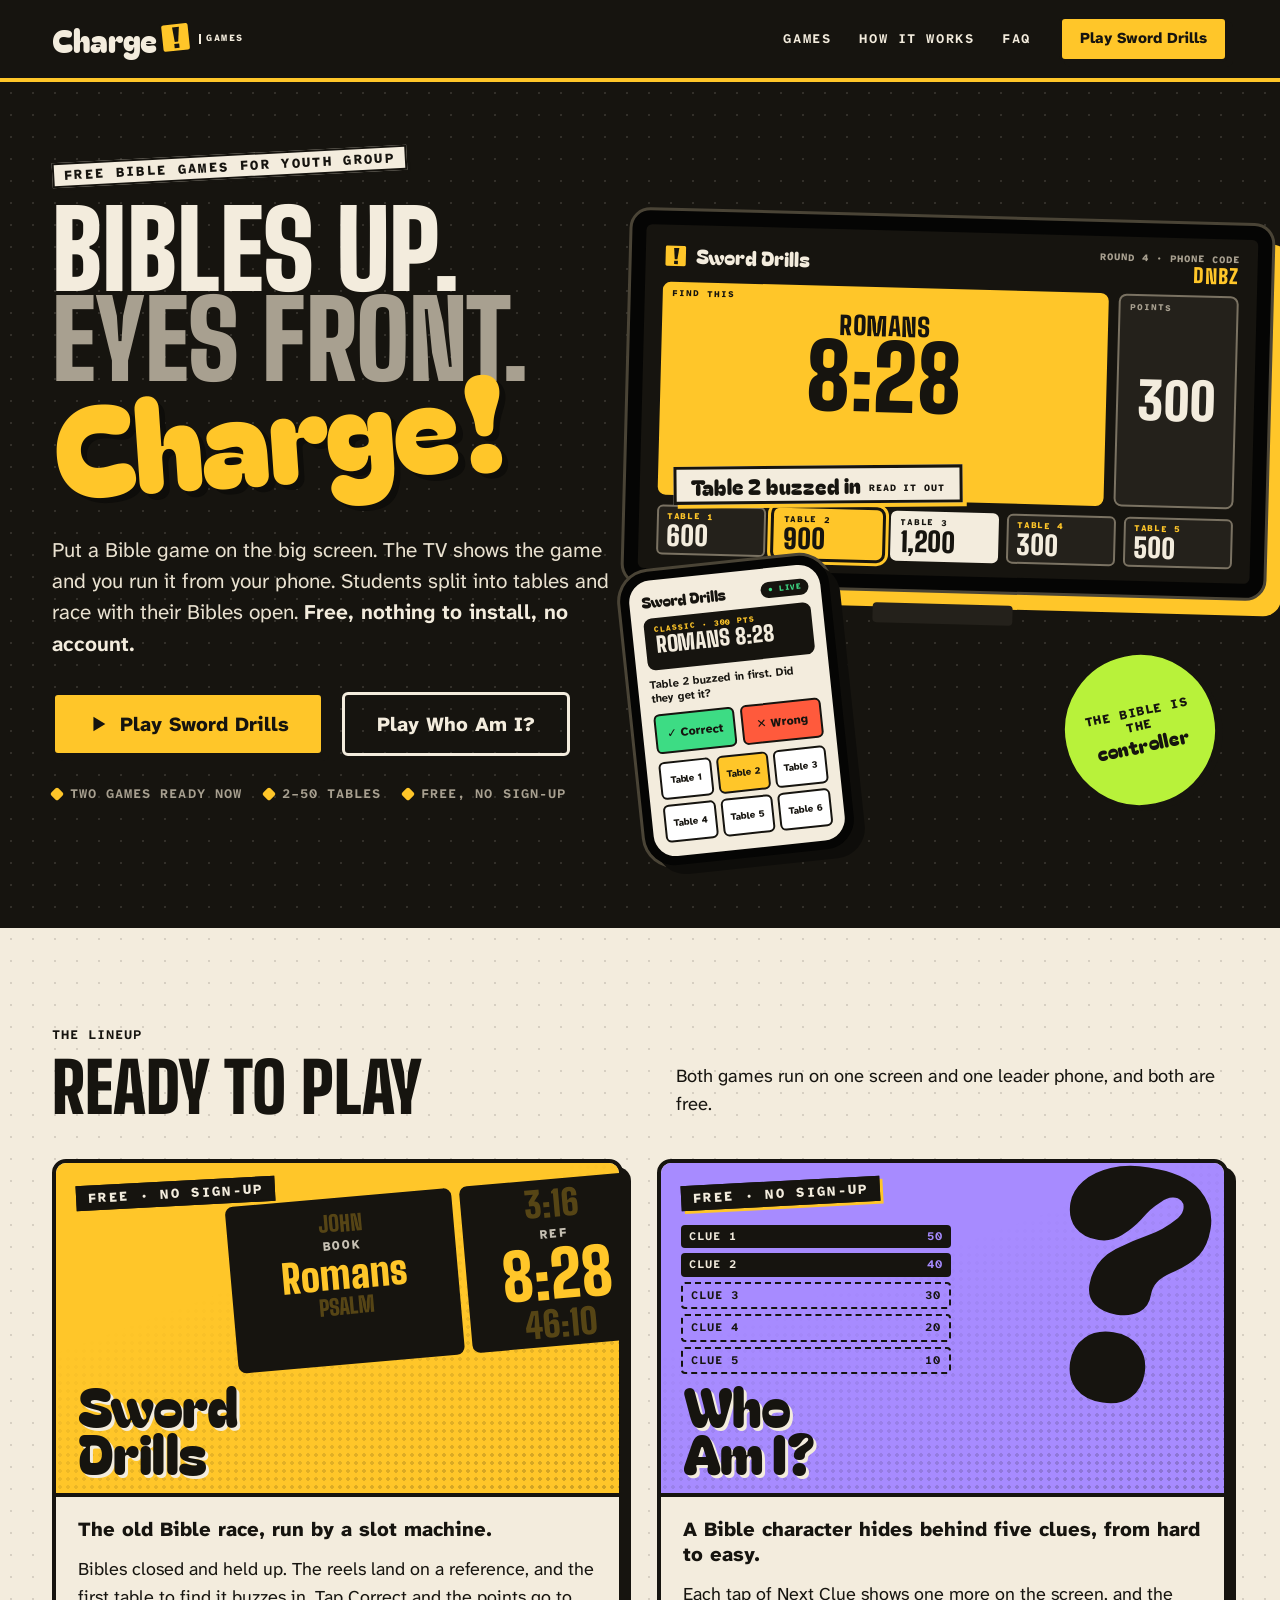
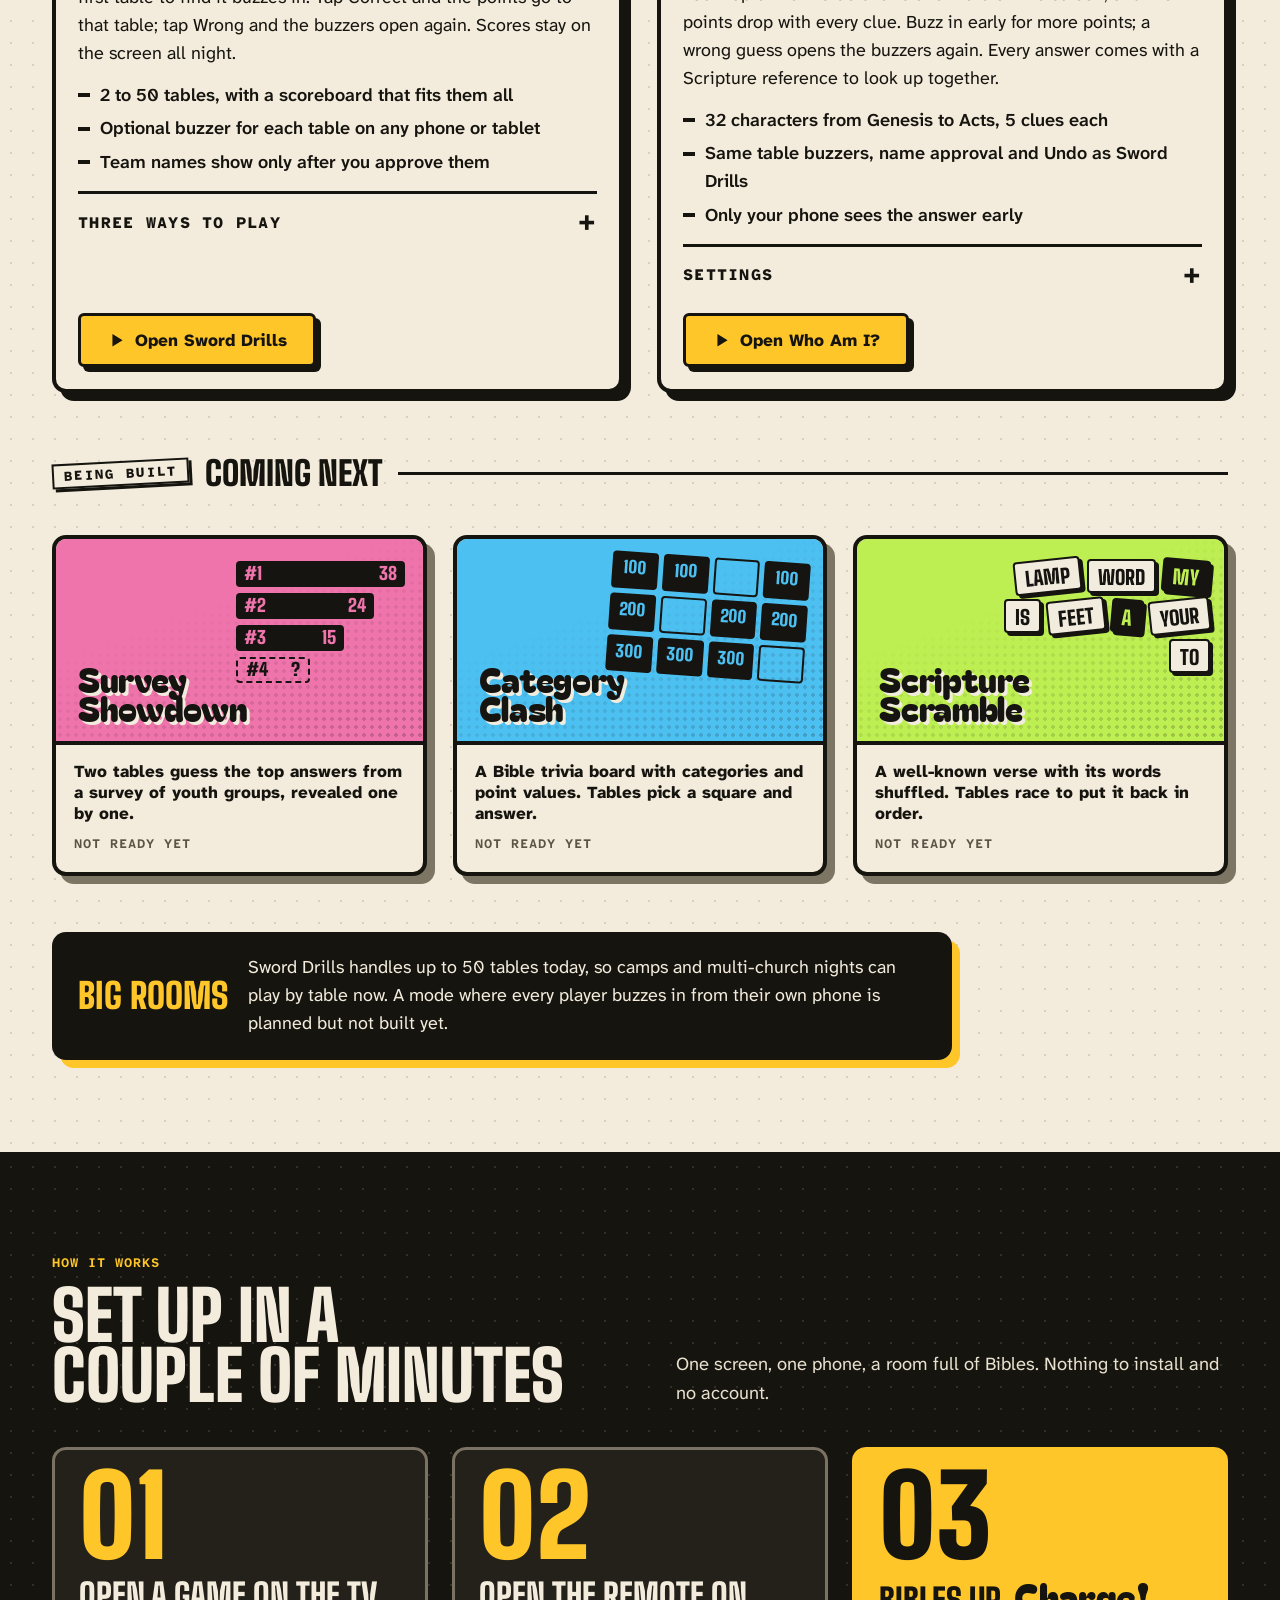
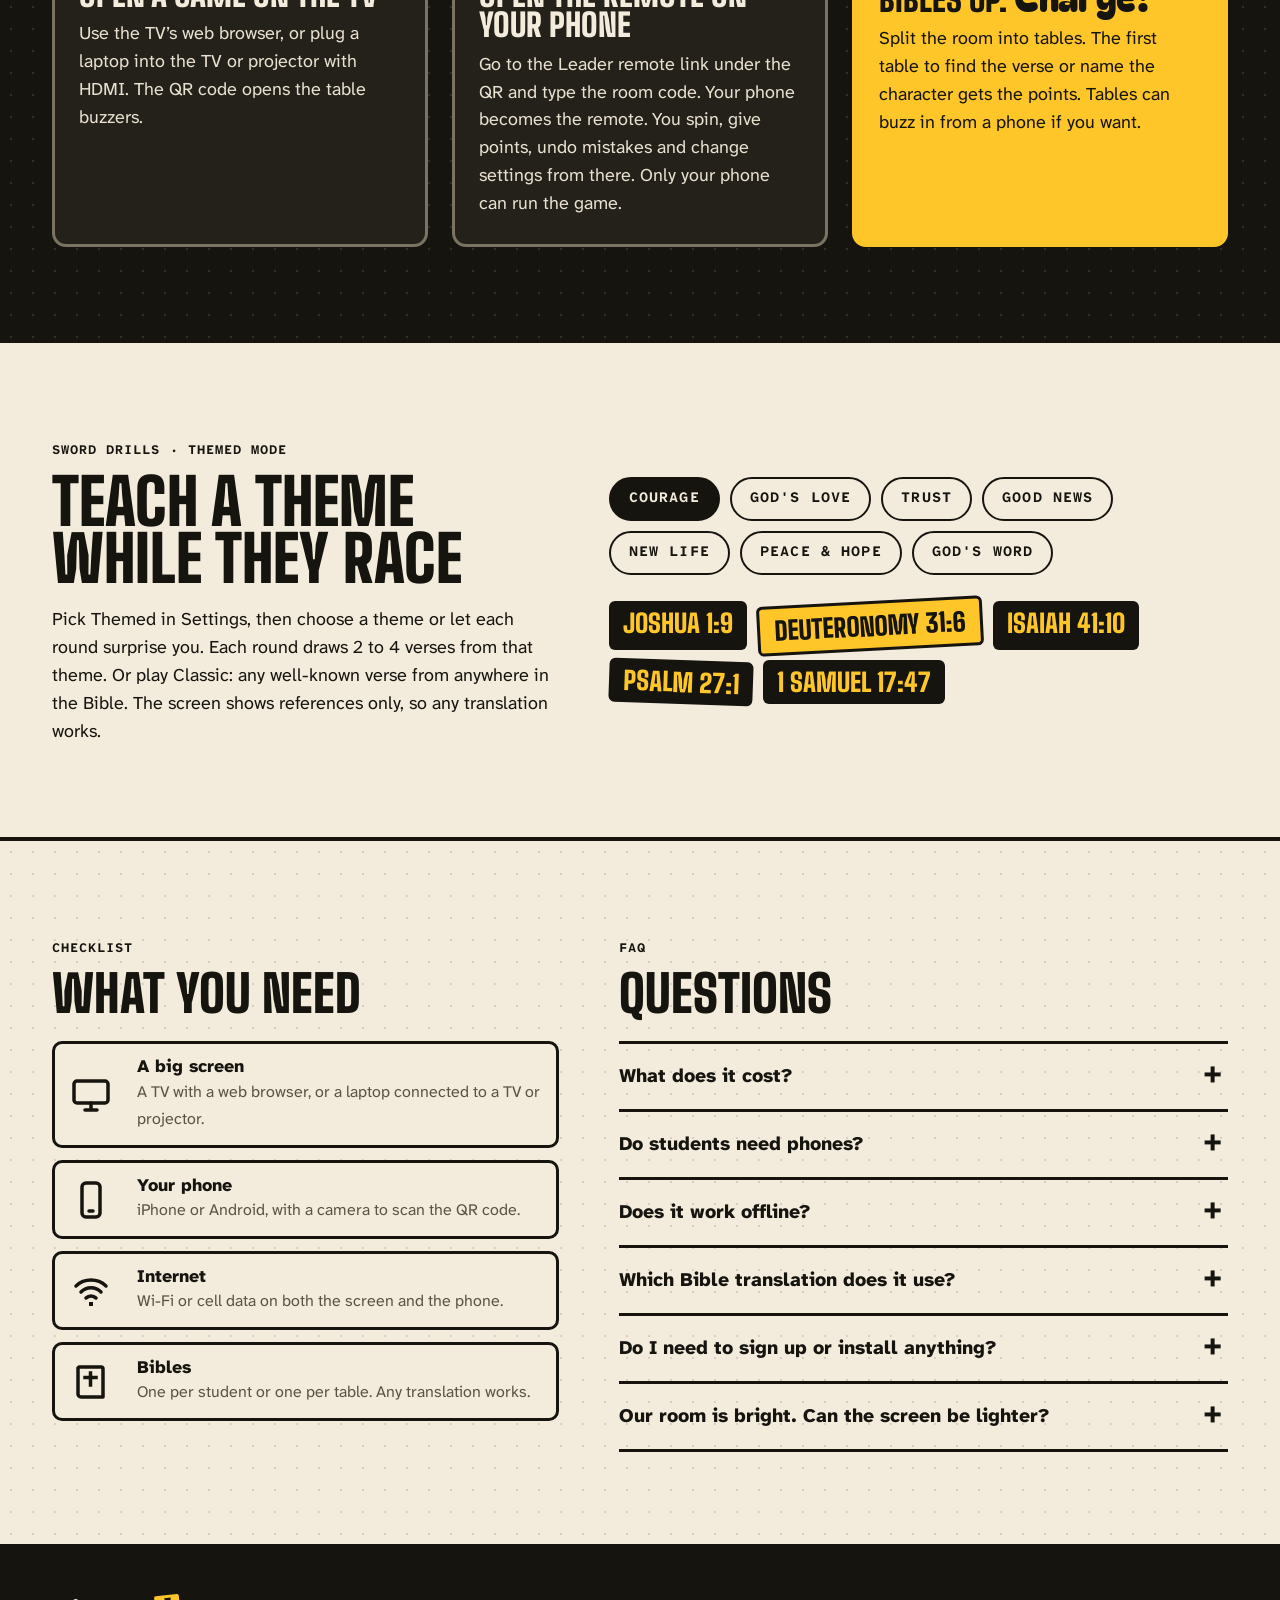
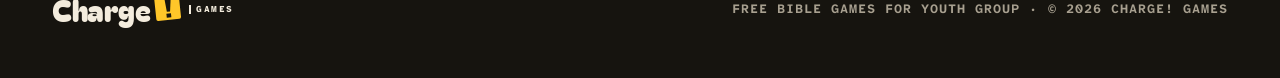
<file: index.html>
<!DOCTYPE html>
<html lang="en">
<head>
  <meta charset="utf-8">
  <meta name="viewport" content="width=device-width, initial-scale=1">
  <title>Charge! Games · Big-screen Bible games for youth groups</title>
  <meta name="description" content="Big-screen Bible games your youth group plays from their tables. The TV runs the game, the leader's phone is the controller. No app, no prep.">
  <link rel="canonical" href="https://pastorontherun.github.io/charge-games/">
  <meta name="theme-color" content="#16140F">
  <meta property="og:type" content="website">
  <meta property="og:site_name" content="Charge! Games">
  <meta property="og:title" content="Charge! Games · Big-screen Bible games for youth groups">
  <meta property="og:description" content="Free Bible games for youth group. The TV shows the game, the leader runs it from a phone. No app, no account.">
  <meta property="og:url" content="https://pastorontherun.github.io/charge-games/">
  <meta property="og:image" content="https://pastorontherun.github.io/charge-games/assets/og.png?v=2026">
  <meta property="og:image:type" content="image/png">
  <meta property="og:image:width" content="1200">
  <meta property="og:image:height" content="630">
  <meta property="og:image:alt" content="Charge! Games. Bibles up. Eyes front. Charge! Free big-screen Bible games for youth group: a Sword Drills screen showing Romans 8:28 and Lions buzzed in.">
  <meta name="twitter:card" content="summary_large_image">
  <meta name="twitter:title" content="Charge! Games · Big-screen Bible games for youth groups">
  <meta name="twitter:description" content="Free Bible games for youth group. The TV shows the game, the leader runs it from a phone. No app, no account.">
  <meta name="twitter:image" content="https://pastorontherun.github.io/charge-games/assets/og.png?v=2026">
  <meta name="twitter:image:alt" content="Charge! Games: Bibles up. Eyes front. Charge! A Sword Drills screen showing Romans 8:28.">
  <link rel="icon" type="image/svg+xml" href="assets/favicon.svg">
  <link rel="icon" type="image/png" sizes="32x32" href="assets/favicon-32.png">
  <link rel="apple-touch-icon" href="assets/apple-touch-icon.png">
  <link rel="preconnect" href="https://fonts.googleapis.com">
  <link rel="preconnect" href="https://fonts.gstatic.com" crossorigin>
  <link rel="stylesheet" href="https://fonts.googleapis.com/css2?family=Atkinson+Hyperlegible+Mono:wght@500;700;800&family=Atkinson+Hyperlegible+Next:ital,wght@0,400;0,500;0,700;0,800;1,400&family=Bagel+Fat+One&family=Big+Shoulders:opsz,wght@10..72,600..900&display=swap">
  <style>
/* =========================================================================
   CHARGE! GAMES · brand tokens + components (brand 2026)
   "Loud covers, clear calls."
   Fonts (all SIL OFL, Google Fonts): Bagel Fat One (shout), Big Shoulders (display/numerals),
   Atkinson Hyperlegible Next (text), Atkinson Hyperlegible Mono (labels).
   ========================================================================= */

:root {
  /* core neutrals */
  --ink: #16140F;        /* warm black: stage, text on light */
  --deep: #0E0D0A;       /* deepest: big-screen surround */
  --panel: #24211B;      /* raised panel on ink */
  --panel-2: #322E26;
  --rule: #7A7262;       /* UI borders on ink  (3.87:1 on ink) */
  --rule-soft: #4A4436;  /* decorative hairlines only (1.9:1) */
  --paper: #F3ECDD;      /* newsprint: phone + leader surfaces */
  --paper-2: #E6DCC6;
  --rule-light: #7D7563; /* UI borders on paper (3.88:1) */
  --mute-d: #A8A090;     /* secondary text on ink  (7.10:1) */
  --mute-l: #5B5446;     /* secondary text on paper (6.37:1) */
  /* the one brand color */
  --charge: #FFC629;     /* Charge Yellow: fills, highlights, the bang (11.71:1 with ink) */
  --charge-deep: #7A5600;/* yellow-family TEXT on paper (5.65:1) */
  /* game colors: always fills under ink text, never thin text on ink */
  --g-sword: #FFC629;    --g-sword-deep: #7A5600;
  --g-who: #A78BFF;      --g-who-deep: #5B3FD1;      /* 6.82:1 with ink */
  --g-survey: #FF6FB0;   --g-survey-deep: #B0186A;   /* 7.14:1 */
  --g-clash: #3CC4FF;    --g-clash-deep: #00658F;    /* 9.23:1 */
  --g-scramble: #B8F23A; --g-scramble-deep: #3D6100; /* 13.85:1 */
  /* status: always paired with a word + icon */
  --go: #3DDC84;  --go-deep: #17703D;   /* Correct */
  --no: #FF5A3C;  --no-deep: #B3261E;   /* Wrong (ink text on it: 5.94:1) */

  /* type */
  --f-shout: "Bagel Fat One", "Arial Rounded MT Bold", "Arial Black", sans-serif;
  --f-disp: "Big Shoulders", "Arial Narrow", Impact, sans-serif;
  --f-text: "Atkinson Hyperlegible Next", system-ui, -apple-system, "Segoe UI", Roboto, sans-serif;
  --f-mono: "Atkinson Hyperlegible Mono", ui-monospace, "SF Mono", Menlo, Consolas, monospace;

  /* scale (web, rem = 16px): 1.25 minor third up to display, then jumps */
  --t-xs: .8125rem; --t-sm: .9375rem; --t-base: 1.125rem; --t-md: 1.375rem; --t-lg: 1.75rem;
  --t-xl: 2.5rem; --t-2xl: 3.5rem; --t-3xl: 5rem; --t-4xl: clamp(4rem, 9vw, 9rem);

  /* shape + depth: hard edges, hard shadows, no blur */
  --r: 6px; --r-lg: 14px; --bw: 3px; --bw-lg: 4px;
  --shadow: 5px 5px 0 var(--ink); --shadow-y: 5px 5px 0 var(--charge);

  /* motion */
  --e-land: cubic-bezier(.2,.9,.1,1);      /* things that arrive and stop */
  --e-pop: cubic-bezier(.34,1.56,.64,1);   /* stickers, score pops (small overshoot) */
  --d-tap: 110ms; --d-enter: 240ms; --d-pop: 420ms;
}

/* ---------- base ---------- */
.cg * { box-sizing: border-box; }
.cg { font: 400 var(--t-base)/1.55 var(--f-text); color: var(--ink); -webkit-font-smoothing: antialiased; }
.cg :focus-visible { outline: 4px solid var(--charge); outline-offset: 3px; box-shadow: 0 0 0 7px var(--ink); }
.shout { font-family: var(--f-shout); font-weight: 400; line-height: .9; letter-spacing: -.01em; }
.disp { font-family: var(--f-disp); font-weight: 900; font-variation-settings: "opsz" 72; line-height: .9; text-transform: uppercase; letter-spacing: .005em; }
.mono { font-family: var(--f-mono); font-weight: 700; text-transform: uppercase; letter-spacing: .08em; font-size: var(--t-xs); }
.num { font-family: var(--f-disp); font-weight: 900; font-variant-numeric: tabular-nums lining-nums; }

/* dotted grid (shared DNA with Stage Ready) */
.dots-d { background-color: var(--ink); background-image: radial-gradient(rgba(243,236,221,.13) 1.1px, transparent 1.5px); background-size: 22px 22px; }
.dots-l { background-color: var(--paper); background-image: radial-gradient(rgba(22,20,15,.13) 1.1px, transparent 1.5px); background-size: 22px 22px; }
/* halftone (poster texture only) */
.halftone { background-image: radial-gradient(rgba(22,20,15,.22) 30%, transparent 32%); background-size: 9px 9px; }

/* ---------- logo ---------- */
.wm { display: inline-flex; align-items: center; gap: .08em; text-decoration: none; color: inherit; font-size: 34px; line-height: 1; }
.wm .word { font-family: var(--f-shout); letter-spacing: -.01em; }
.wm .bang { width: .98em; height: .98em; transform: rotate(-6deg) translateY(-.04em); flex: 0 0 auto; }
.wm .sub { font: 800 .3em/1 var(--f-mono); letter-spacing: .16em; margin-left: .55em; padding-left: .55em; border-left: 2px solid currentColor; align-self: center; }

/* ---------- buttons ---------- */
.btn { --bg: var(--charge); --fg: var(--ink); --sh: var(--ink);
  display: inline-flex; align-items: center; justify-content: center; gap: .55em; min-height: 54px; padding: 0 26px;
  background: var(--bg); color: var(--fg); border: var(--bw) solid var(--ink); border-radius: var(--r);
  font: 800 1.0625rem/1 var(--f-text); text-decoration: none; cursor: pointer; box-shadow: 5px 5px 0 var(--sh);
  transition: transform var(--d-tap) var(--e-land), box-shadow var(--d-tap) var(--e-land); }
.btn:hover { transform: translate(-2px,-2px); box-shadow: 7px 7px 0 var(--sh); }
.btn:active { transform: translate(4px,4px); box-shadow: 1px 1px 0 var(--sh); }
.btn.ink { --bg: var(--ink); --fg: var(--paper); --sh: var(--charge); }
.on-ink .btn.ink { border-color: var(--paper); }
.btn.ghost { --bg: transparent; --fg: currentColor; box-shadow: none; border-color: currentColor; }
.btn.ghost:hover { transform: none; background: rgba(127,127,127,.12); }
.btn.lg { min-height: 64px; padding: 0 32px; font-size: 1.25rem; }
.btn svg { width: 1.1em; height: 1.1em; }

/* ---------- chips ---------- */
.chip { display: inline-flex; align-items: center; gap: .45em; min-height: 36px; padding: 0 14px; border: 2px solid currentColor; border-radius: 999px;
  font: 700 .8125rem/1 var(--f-mono); letter-spacing: .08em; text-transform: uppercase; background: transparent; color: inherit; }
.chip.on { background: var(--ink); color: var(--paper); border-color: var(--ink); }
.on-ink .chip.on { background: var(--charge); color: var(--ink); border-color: var(--charge); }
.chip .sw { width: 12px; height: 12px; border-radius: 3px; background: var(--c, var(--charge)); border: 2px solid var(--ink); }

/* ---------- stickers + tape ---------- */
.sticker { display: inline-grid; place-items: center; align-content: center; text-align: center; width: 136px; height: 136px; padding: 14px; border-radius: 50%; background: var(--paper); color: var(--ink);
  border: var(--bw) solid var(--ink); font: 800 .8rem/1.1 var(--f-mono); letter-spacing: .06em; text-transform: uppercase; transform: rotate(-12deg); box-shadow: 4px 4px 0 var(--ink); }
.sticker b { display: block; font: 400 1.3rem/1 var(--f-shout); margin-top: 2px; letter-spacing: 0; text-transform: none; }
.tape { display: inline-block; padding: .3em .7em .25em; background: var(--paper); color: var(--ink); font: 800 .85rem/1 var(--f-mono); letter-spacing: .1em; text-transform: uppercase;
  transform: rotate(-3deg); box-shadow: 3px 3px 0 var(--ink); border: 2px solid var(--ink); }
.tape.ink { background: var(--ink); color: var(--paper); box-shadow: 3px 3px 0 var(--charge); }

/* ---------- game poster covers ---------- */
.poster { --c: var(--charge); position: relative; overflow: hidden; background: var(--c); color: var(--ink); border-bottom: var(--bw-lg) solid var(--ink); aspect-ratio: 16 / 11; isolation: isolate; }
.poster::before { content: ""; position: absolute; inset: 0; background-image: radial-gradient(rgba(22,20,15,.2) 28%, transparent 31%); background-size: 8px 8px; mask-image: linear-gradient(160deg, transparent 35%, #000 95%); -webkit-mask-image: linear-gradient(160deg, transparent 35%, #000 95%); z-index: -1; }
.poster .ptitle { position: absolute; left: 22px; bottom: 18px; font: 400 clamp(2.4rem, 4.2vw, 3.6rem)/.86 var(--f-shout); color: var(--ink); text-shadow: 3px 3px 0 var(--paper); letter-spacing: -.01em; }
.poster .ptag { position: absolute; top: 18px; left: 20px; }
.p-who { --c: var(--g-who); } .p-survey { --c: var(--g-survey); } .p-clash { --c: var(--g-clash); } .p-scramble { --c: var(--g-scramble); }

/* sword drills poster art: slot windows */
.p-sword .reel { position: absolute; right: -5%; top: 8%; width: 74%; display: grid; grid-template-columns: 1.25fr 1fr; gap: 8px; transform: rotate(-5deg); }
.p-sword .reel > div:first-child { font-size: clamp(1.7rem, 3.1vw, 2.9rem); padding-top: 14px; }
.p-sword .reel > div { background: var(--ink); color: var(--charge); border-radius: 8px; padding: 6px 12px 2px; font: 900 clamp(2.6rem,5vw,4.6rem)/.95 var(--f-disp); font-variation-settings: "opsz" 72; text-align: center; overflow: hidden; position: relative; }
.p-sword .reel > div::before, .p-sword .reel > div::after { content: attr(data-a); display: block; opacity: .28; font-size: .55em; line-height: 1.1; }
.p-sword .reel > div::after { content: attr(data-b); }
.p-sword .reel small { display: block; font: 800 .8rem/1 var(--f-mono); letter-spacing: .14em; color: var(--paper); opacity: .8; margin: 4px 0; }

/* who am i poster art: big ? + clue ladder */
.p-who .q { position: absolute; right: 2%; top: -14%; font: 400 clamp(13rem, 24vw, 19rem)/1 var(--f-shout); color: var(--ink); transform: rotate(9deg); }
.p-who .ladder { position: absolute; left: 20px; top: 62px; display: grid; gap: 5px; width: 48%; }
.p-who .ladder span { display: flex; justify-content: space-between; background: var(--ink); color: var(--paper); font: 700 .72rem/1 var(--f-mono); letter-spacing: .08em; padding: 6px 8px; border-radius: 4px; }
.p-who .ladder span:nth-child(n+3) { background: transparent; color: var(--ink); border: 2px dashed var(--ink); }
.p-who .ladder b { color: var(--g-who); } .p-who .ladder span:nth-child(n+3) b { color: var(--ink); }

/* coming soon posters */
.p-survey .bars { position: absolute; right: 18px; top: 22px; width: 46%; display: grid; gap: 6px; }
.p-survey .bars i { display: flex; justify-content: space-between; height: 26px; align-items: center; padding: 0 8px; background: var(--ink); color: var(--g-survey); font: 900 1.1rem/1 var(--f-disp); font-style: normal; border-radius: 4px; }
.p-survey .bars i:nth-child(2) { width: 82%; } .p-survey .bars i:nth-child(3) { width: 64%; } .p-survey .bars i:nth-child(4) { width: 44%; background: transparent; border: 2px dashed var(--ink); color: var(--ink); }
.p-clash .board { position: absolute; right: 16px; top: 18px; display: grid; grid-template-columns: repeat(4, 1fr); gap: 5px; width: 54%; transform: rotate(4deg); }
.p-clash .board i { background: var(--ink); color: var(--g-clash); font: 900 1.05rem/1 var(--f-disp); font-style: normal; text-align: center; padding: 8px 0; border-radius: 4px; }
.p-clash .board i.x { background: transparent; border: 2px solid var(--ink); color: transparent; }
.p-scramble .words { position: absolute; right: 14px; top: 20px; width: 60%; display: flex; flex-wrap: wrap; gap: 6px; justify-content: flex-end; }
.p-scramble .words i { font: 900 1.25rem/1 var(--f-disp); font-style: normal; text-transform: uppercase; background: var(--paper); border: 2px solid var(--ink); padding: 6px 9px 4px; border-radius: 4px; box-shadow: 3px 3px 0 var(--ink); }
.p-scramble .words i:nth-child(odd) { transform: rotate(-6deg); } .p-scramble .words i:nth-child(3n) { transform: rotate(5deg); background: var(--ink); color: var(--g-scramble); }

/* ---------- game card ---------- */
.gcard { display: flex; flex-direction: column; background: var(--paper); color: var(--ink); border: var(--bw-lg) solid var(--ink); border-radius: var(--r-lg); overflow: hidden; box-shadow: 8px 8px 0 var(--ink); }
.gcard .body { padding: 20px 22px 22px; display: flex; flex-direction: column; gap: 14px; flex: 1; }
.gcard .hook { font: 800 1.25rem/1.25 var(--f-text); margin: 0; }
.gcard .meta { display: flex; flex-wrap: wrap; gap: 8px; }
.gcard .acts { margin-top: auto; display: flex; gap: 12px; flex-wrap: wrap; align-items: center; }
.gcard.soon { box-shadow: 8px 8px 0 var(--rule-light); }
.gcard.soon .poster { filter: saturate(.85); }

/* ---------- scoreboard tile (screen + web) ---------- */
.tb { position: relative; background: var(--panel); color: var(--paper); border: 3px solid var(--rule); border-radius: 10px; padding: 10px 14px 8px; display: flex; flex-direction: column; justify-content: center; min-width: 0; }
.tb .nm { font: 800 .9rem/1.1 var(--f-mono); letter-spacing: .08em; text-transform: uppercase; color: var(--charge); white-space: nowrap; overflow: hidden; text-overflow: ellipsis; }
.tb .sc { font: 900 3rem/1 var(--f-disp); font-variation-settings: "opsz" 72; font-variant-numeric: tabular-nums; }
.tb .rk { position: absolute; top: 8px; right: 10px; font: 800 .75rem/1 var(--f-mono); opacity: .75; }
.tb.lead { background: var(--paper); color: var(--ink); border-color: var(--paper); } .tb.lead .nm { color: var(--ink); }
.tb.buzz { background: var(--charge); color: var(--ink); border-color: var(--charge); box-shadow: 0 0 0 5px var(--deep), 0 0 0 10px var(--charge); animation: buzz 1s steps(1) infinite; } .tb.buzz .nm { color: var(--ink); }
.tb.out { opacity: .5; } .tb.out .nm { text-decoration: line-through; }
@keyframes buzz { 50% { box-shadow: 0 0 0 5px var(--deep), 0 0 0 10px var(--paper); } }  /* 1 Hz: far under WCAG 2.3.1's 3 flashes/s */

@media (prefers-reduced-motion: reduce) {
  .btn, .btn:hover, .btn:active { transition: none; transform: none; }
  .tb.buzz { animation: none; box-shadow: 0 0 0 5px var(--deep), 0 0 0 10px var(--paper); }
  * { scroll-behavior: auto !important; }
}

/* ===================== homepage ===================== */

  body { margin: 0; background: var(--paper); }
  .wrap { max-width: 1240px; margin: 0 auto; padding: 0 32px; }
  a { color: inherit; }
  /* header */
  .top { background: var(--ink); color: var(--paper); border-bottom: 4px solid var(--charge); position: relative; z-index: 3; }
  .top .wrap { display: flex; align-items: center; justify-content: space-between; min-height: 78px; gap: 20px; }
  .top .wm { color: var(--paper); font-size: 32px; }
  .top nav { display: flex; align-items: center; gap: 28px; }
  .top nav a.l { font: 700 .82rem/1 var(--f-mono); letter-spacing: .12em; text-transform: uppercase; text-decoration: none; padding: 12px 0; }
  .top nav a.l:hover { color: var(--charge); }
  .top .btn { min-height: 46px; padding: 0 18px; font-size: .95rem; }

  /* hero */
  .hero { position: relative; color: var(--paper); overflow: hidden; border-bottom: 4px solid var(--ink); }
  .hero .wrap { display: grid; grid-template-columns: minmax(0, 1.02fr) minmax(0, 1fr); gap: 40px; align-items: center; padding-top: 70px; padding-bottom: 120px; }
  .hero .kick { margin-bottom: 26px; }
  .hero h1 { margin: 0; font: 900 clamp(4.2rem, 8.4vw, 8.6rem)/.84 var(--f-disp); font-variation-settings: "opsz" 72; text-transform: uppercase; letter-spacing: -.005em; }
  .hero h1 .dim { color: var(--mute-d); }
  .hero h1 .shoutline { display: inline-block; margin-top: .08em; font: 400 1.18em/.8 var(--f-shout); text-transform: none; color: var(--charge); transform: rotate(-4deg); transform-origin: left; text-shadow: 6px 6px 0 var(--deep); letter-spacing: -.02em; }
  .hero .lede { font-size: 1.3rem; line-height: 1.5; max-width: 31em; margin: 30px 0 0; color: #E9E1D0; }
  .hero .lede b { color: var(--paper); }
  .hero .ctas { display: flex; flex-wrap: wrap; gap: 16px 18px; margin-top: 32px; }
  .hero .ctas .ghost { color: var(--paper); }
  .proof { display: flex; flex-wrap: wrap; gap: 10px 22px; margin-top: 28px; color: var(--mute-d); }
  .proof span { display: inline-flex; align-items: center; gap: 8px; }
  .proof span::before { content: ""; width: 10px; height: 10px; background: var(--charge); border-radius: 2px; transform: rotate(45deg); }

  /* devices */
  .stage { position: relative; min-height: 520px; }
  .tv { position: absolute; right: -40px; top: 0; width: 640px; background: #050504; border-radius: 18px; padding: 14px; box-shadow: 0 0 0 3px var(--rule-soft), 18px 18px 0 var(--charge); transform: rotate(1.5deg); }
  .tv::after { content: ""; position: absolute; left: 50%; bottom: -34px; width: 140px; height: 20px; transform: translateX(-50%); background: var(--panel); border-radius: 4px; }
  .scr { aspect-ratio: 16/9; background: var(--ink); border-radius: 6px; overflow: hidden; padding: 16px 18px 14px; display: grid; grid-template-rows: auto 1fr auto; gap: 10px; }
  .scr .bar { display: flex; justify-content: space-between; align-items: center; }
  .scr .bar .g { font: 400 1.25rem/1 var(--f-shout); color: var(--paper); display: flex; align-items: center; gap: 8px; }
  .scr .bar .g svg { width: 24px; height: 24px; }
  .scr .bar .code { font: 800 .62rem/1.1 var(--f-mono); letter-spacing: .1em; color: var(--mute-d); text-align: right; }
  .scr .bar .code b { display: block; font: 900 1.25rem/1 var(--f-disp); color: var(--charge); letter-spacing: .06em; }
  .scr .mid { display: grid; grid-template-columns: 1fr 120px; gap: 10px; }
  .scr .ref { background: var(--charge); color: var(--ink); border-radius: 8px; display: flex; flex-direction: column; justify-content: flex-start; padding-top: 6%; align-items: center; position: relative; }
  .scr .ref small { font: 900 1.6rem/1 var(--f-disp); text-transform: uppercase; letter-spacing: .02em; }
  .scr .ref strong { font: 900 5.6rem/.86 var(--f-disp); font-variation-settings: "opsz" 72; }
  .scr .ref .lab, .scr .pts .lab { position: absolute; top: 7px; left: 9px; font: 800 .55rem/1 var(--f-mono); letter-spacing: .12em; }
  .scr .pts { position: relative; background: var(--panel); border: 2px solid var(--rule); border-radius: 8px; display: grid; place-items: center; color: var(--paper); font: 900 3.2rem/1 var(--f-disp); }
  .scr .pts .lab { color: var(--mute-d); }
  .scr .strip { display: grid; grid-template-columns: repeat(5, 1fr); gap: 8px; }
  .scr .tb { padding: 5px 8px 4px; border-width: 2px; border-radius: 6px; }
  .scr .tb .nm { font-size: .55rem; } .scr .tb .sc { font-size: 1.7rem; }
  .scr .tb.buzz { box-shadow: 0 0 0 3px var(--ink), 0 0 0 6px var(--charge); animation: none; }
  .scr .banner { position: absolute; }
  .buzzflag { position: absolute; left: 30%; bottom: 84px; transform: translateX(-50%) rotate(-2deg); background: var(--paper); color: var(--ink); border: 3px solid var(--ink); padding: 6px 14px 4px; font: 400 1.35rem/1 var(--f-shout); white-space: nowrap; box-shadow: 4px 4px 0 var(--charge); }
  .buzzflag small { font: 800 .6rem/1 var(--f-mono); letter-spacing: .1em; margin-left: 8px; vertical-align: 3px; }

  .phone { position: absolute; left: -34px; bottom: -120px; width: 210px; background: #050504; border-radius: 30px; padding: 9px; transform: rotate(-6deg); box-shadow: 10px 10px 0 var(--deep), 0 0 0 3px var(--rule-soft); }
  .phone .ps { background: var(--paper); color: var(--ink); border-radius: 22px; overflow: hidden; padding: 14px 12px 14px; display: grid; gap: 8px; }
  .phone .ph { display: flex; justify-content: space-between; align-items: center; }
  .phone .ph b { font: 400 .95rem/1 var(--f-shout); }
  .phone .ph i { font: 800 .5rem/1 var(--f-mono); letter-spacing: .08em; background: var(--ink); color: var(--go); padding: 4px 7px; border-radius: 99px; font-style: normal; }
  .phone .now { background: var(--ink); color: var(--paper); border-radius: 8px; padding: 8px 10px; }
  .phone .now small { display: block; font: 800 .5rem/1 var(--f-mono); letter-spacing: .12em; color: var(--charge); }
  .phone .now strong { font: 900 1.35rem/1 var(--f-disp); text-transform: uppercase; }
  .phone .who { font: 700 .7rem/1.25 var(--f-text); }
  .phone .judge { display: grid; grid-template-columns: 1fr 1fr; gap: 6px; }
  .phone .judge span { display: grid; place-items: center; min-height: 40px; border: 2px solid var(--ink); border-radius: 6px; font: 800 .75rem/1 var(--f-text); }
  .phone .judge .ok { background: var(--go); } .phone .judge .no { background: var(--no); }
  .phone .tiles { display: grid; grid-template-columns: repeat(3, 1fr); gap: 5px; }
  .phone .tiles span { min-height: 38px; display: grid; place-items: center; border: 2px solid var(--ink); border-radius: 6px; font: 800 .6rem/1.1 var(--f-text); text-align: center; background: #fff; }
  .phone .tiles span.on { background: var(--charge); }
  .hero .sticker { position: absolute; right: 10px; bottom: -70px; z-index: 2; width: 156px; height: 156px; padding: 18px; align-content: center; background: var(--g-scramble); font-size: .8rem; }
  .hero .sticker b { font-size: 1.22rem; margin-top: 2px; }

  /* sections */
  .sec { padding: 92px 0; border-bottom: 4px solid var(--ink); }
  .sh { display: flex; justify-content: space-between; align-items: end; gap: 30px; margin-bottom: 40px; flex-wrap: wrap; }
  .sh h2 { margin: 10px 0 0; font: 900 clamp(3rem, 5.4vw, 4.8rem)/.88 var(--f-disp); font-variation-settings: "opsz" 72; text-transform: uppercase; }
  .sh p { margin: 0; max-width: 30em; font-size: 1.15rem; }
  .lineup { display: grid; grid-template-columns: repeat(2, minmax(0, 1fr)); gap: 34px; }
  .lineup .gcard .poster { aspect-ratio: 16 / 9.5; }
  .soonrow { display: grid; grid-template-columns: repeat(3, minmax(0, 1fr)); gap: 26px; margin-top: 44px; }
  .soonrow .poster { aspect-ratio: 16 / 9; }
  .soonrow .poster .ptitle { font-size: 2.1rem; }
  .soonrow .gcard .body { padding: 16px 18px 18px; gap: 10px; }
  .soonrow .hook { font-size: 1.05rem; }
  .soonhead { display: flex; align-items: center; gap: 16px; margin-top: 64px; }
  .soonhead h3 { margin: 0; font: 900 2.1rem/1 var(--f-disp); text-transform: uppercase; }
  .soonhead::after { content: ""; flex: 1; height: 3px; background: var(--ink); }
  .linkish { font: 800 1rem/1 var(--f-text); text-decoration: underline; text-decoration-thickness: 3px; text-underline-offset: 5px; text-decoration-color: var(--charge); }

  /* how */
  .how { color: var(--paper); }
  .how .sh p { color: #E9E1D0; }
  .steps { display: grid; grid-template-columns: repeat(3, minmax(0, 1fr)); gap: 24px; list-style: none; padding: 0; margin: 0; }
  .steps li { background: var(--panel); border: 3px solid var(--rule); border-radius: 14px; padding: 22px 24px 26px; position: relative; }
  .steps .n { font: 900 7rem/.8 var(--f-disp); font-variation-settings: "opsz" 72; color: var(--charge); display: block; margin-bottom: 18px; }
  .steps h3 { margin: 0 0 10px; font: 900 2rem/.95 var(--f-disp); text-transform: uppercase; }
  .steps p { margin: 0; color: #E9E1D0; }
  .steps li:nth-child(3) { background: var(--charge); color: var(--ink); border-color: var(--charge); }
  .steps li:nth-child(3) .n { color: var(--ink); } .steps li:nth-child(3) p { color: var(--ink); }
  .steps li:nth-child(3) h3 .shout { font-size: 1.15em; text-transform: none; }

  /* themes */
  .themes { display: grid; grid-template-columns: minmax(0, .9fr) minmax(0, 1.1fr); gap: 50px; align-items: center; }
  .chips { display: flex; flex-wrap: wrap; gap: 10px; }
  .chips .chip { min-height: 44px; padding: 0 18px; font-size: .9rem; background: var(--paper); }
  .chips .chip.on { background: var(--ink); }
  .refs { margin-top: 26px; display: flex; flex-wrap: wrap; gap: 10px; }
  .refs span { font: 900 1.6rem/1 var(--f-disp); text-transform: uppercase; background: var(--ink); color: var(--charge); padding: 10px 14px 8px; border-radius: 6px; }
  .refs span:nth-child(2) { transform: rotate(-3deg); background: var(--charge); color: var(--ink); border: 3px solid var(--ink); }
  .refs span:nth-child(4) { transform: rotate(2deg); }

  /* need + faq */
  .two { display: grid; grid-template-columns: minmax(0, 1fr) minmax(0, 1.2fr); gap: 60px; }
  .two h2 { margin: 10px 0 24px; font: 900 3.2rem/.9 var(--f-disp); text-transform: uppercase; }
  .need { list-style: none; padding: 0; margin: 0; display: grid; gap: 12px; }
  .need li { display: grid; grid-template-columns: 52px 1fr; gap: 14px; align-items: center; background: var(--paper); border: 3px solid var(--ink); border-radius: 10px; padding: 12px 16px; }
  .need li svg { width: 40px; height: 40px; }
  .need b { display: block; font: 800 1.1rem/1.2 var(--f-text); }
  .need span { color: var(--mute-l); font-size: 1rem; }
  .faq details { border-top: 3px solid var(--ink); }
  .faq details:last-child { border-bottom: 3px solid var(--ink); }
  .faq summary { list-style: none; cursor: pointer; padding: 20px 50px 20px 0; position: relative; font: 800 1.2rem/1.3 var(--f-text); min-height: 48px; }
  .faq summary::-webkit-details-marker { display: none; }
  .faq summary::after { content: "+"; position: absolute; right: 6px; top: 12px; font: 900 2.2rem/1 var(--f-disp); }
  .faq details[open] summary::after { content: "–"; }
  .faq p { margin: 0 0 22px; max-width: 40em; }

  footer { background: var(--ink); color: var(--paper); padding: 46px 0 54px; }
  footer .wrap { display: flex; justify-content: space-between; align-items: center; gap: 20px; flex-wrap: wrap; }
  footer .wm { font-size: 30px; }
  footer small { color: var(--mute-d); font: 700 .8rem/1.4 var(--f-mono); letter-spacing: .08em; text-transform: uppercase; }

  @media (max-width: 1100px) {
    .tv { right: -20px; width: 560px; }
  }
  @media (max-width: 960px) {
    .hero .wrap { grid-template-columns: minmax(0,1fr); padding-top: 44px; padding-bottom: 70px; gap: 30px; }
    .stage { min-height: 0; }
    .tv { position: relative; right: auto; width: 100%; transform: rotate(1deg); }
    .phone { width: 150px; left: auto; right: -6px; bottom: -90px; border-radius: 22px; padding: 6px; }
    .phone .ps { border-radius: 16px; padding: 10px 8px; gap: 6px; }
    .phone .tiles { display: none; }
    .hero .sticker { display: none; }
    .lineup, .soonrow, .steps, .themes, .two { grid-template-columns: minmax(0,1fr); }
    .soonrow { gap: 20px; }
  }
  @media (max-width: 640px) {
    .wrap { padding: 0 18px; }
    .top .wrap { min-height: 64px; }
    .top .wm { font-size: 25px; } .top .wm .sub { display: none; }
    .top nav a.l { display: none; }
    .top .btn { min-height: 44px; padding: 0 14px; font-size: .9rem; }
    .hero h1 { font-size: 4.1rem; }
    .hero .lede { font-size: 1.12rem; }
    .hero .ctas .btn { width: 100%; }
    .scr { padding: 8px 9px 8px; gap: 6px; }
    .scr .bar .g { font-size: .8rem; } .scr .bar .g svg { width: 16px; height: 16px; }
    .scr .bar .code { font-size: .42rem; } .scr .bar .code b { font-size: .85rem; }
    .scr .mid { grid-template-columns: 1fr 64px; gap: 6px; }
    .scr .ref small { font-size: .85rem; } .scr .ref strong { font-size: 3rem; }
    .scr .pts { font-size: 1.6rem; }
    .scr .ref .lab, .scr .pts .lab { font-size: .38rem; top: 4px; left: 5px; }
    .scr .strip { gap: 4px; grid-template-columns: repeat(4, 1fr); } .scr .strip .tb:nth-child(5) { display: none; }
    .scr .tb { padding: 3px 5px 2px; } .scr .tb .nm { font-size: .38rem; } .scr .tb .sc { font-size: 1rem; }
    .buzzflag { bottom: 40px; font-size: .85rem; padding: 4px 8px 3px; } .buzzflag small { display: none; }
    .tv { padding: 7px; border-radius: 10px; box-shadow: 0 0 0 2px var(--rule-soft), 9px 9px 0 var(--charge); }
    .tv::after { display: none; }
    .phone { width: 116px; bottom: -96px; right: -6px; border-radius: 18px; padding: 5px; }
    .phone .ps { padding: 8px 7px; gap: 5px; border-radius: 13px; } .phone .ph b { font-size: .7rem; } .phone .ph i { display: none; } .phone .now { padding: 5px 6px; } .phone .now small { font-size: .38rem; }
    .hero .kick { font-size: .7rem; }
    .buzzflag { left: 24%; bottom: 44px; }
    .p-sword .reel { top: 26%; width: 70%; } .p-sword .reel > div { font-size: 1.9rem; } .p-sword .reel > div:first-child { font-size: 1.3rem; padding-top: 8px; }
    .poster .ptitle { font-size: 2.3rem; }
    .phone .now strong { font-size: .95rem; } .phone .who { font-size: .58rem; } .phone .judge span { min-height: 30px; font-size: .62rem; }
    .sec { padding: 64px 0; }
    .hero .wrap { padding-bottom: 110px; }
    .sh h2 { font-size: 3rem; }
    .gcard { box-shadow: 6px 6px 0 var(--ink); }
    .steps .n { font-size: 5rem; }
    .two h2 { font-size: 2.6rem; }
  }

  /* added for the live page */
  .poster .ptitle { margin: 0; font-weight: 400; }
  .gcard .desc { margin: 0; }
  .gcard .facts { list-style: none; margin: 0; padding: 0; display: grid; gap: 6px; }
  .gcard .facts li { position: relative; padding-left: 22px; font-weight: 600; }
  .gcard .facts li::before { content: ""; position: absolute; left: 0; top: .62em; width: 12px; height: 4px; background: var(--ink); }
  .gcard details { border-top: 3px solid var(--ink); padding-top: 4px; }
  .gcard summary { cursor: pointer; list-style: none; min-height: 48px; display: flex; align-items: center; justify-content: space-between; font: 800 1rem/1.2 var(--f-mono); letter-spacing: .08em; text-transform: uppercase; }
  .gcard summary::-webkit-details-marker { display: none; }
  .gcard summary::after { content: "+"; font: 900 2rem/1 var(--f-disp); }
  .gcard details[open] summary::after { content: "\2013"; }
  .gcard dl { margin: 0 0 6px; display: grid; gap: 12px; }
  .gcard dt { font: 900 1.5rem/1 var(--f-disp); text-transform: uppercase; }
  .gcard dd { margin: 4px 0 0; }
  .bigrooms { margin-top: 56px; display: grid; grid-template-columns: auto minmax(0,1fr); gap: 20px; align-items: center; background: var(--ink); color: var(--paper); border-radius: var(--r-lg); padding: 22px 26px; box-shadow: 8px 8px 0 var(--charge); max-width: 900px; }
  .bigrooms b.k { font: 900 2.2rem/1 var(--f-disp); text-transform: uppercase; color: var(--charge); }
  .bigrooms p { margin: 0; }
  .refs { min-height: 56px; }
  .chips .chip { cursor: pointer; }
  .chips .chip:hover { background: var(--paper-2); } .chips .chip.on:hover { background: var(--ink); }
  footer .made { display: block; margin-top: 4px; }
  @media (max-width: 960px) { .bigrooms { grid-template-columns: minmax(0,1fr); gap: 10px; } }
  @media (max-width: 640px) { .p-who .ladder { top: 54px; width: 46%; } .p-who .ladder span:nth-child(n+3) { display: none; } }

  </style>
</head>
<body class="cg">

<svg width="0" height="0" style="position:absolute" aria-hidden="true">
  <symbol id="bang" viewBox="0 0 64 64"><rect x="3" y="3" width="58" height="58" rx="6" fill="#FFC629" stroke="#16140F" stroke-width="4"/><path d="M27 11h14l-4.5 30h-7z" fill="#16140F"/><rect x="28" y="45" width="10" height="9" fill="#16140F"/></symbol>
  <symbol id="i-tv" viewBox="0 0 40 40"><rect x="3" y="6" width="34" height="22" rx="3" fill="none" stroke="currentColor" stroke-width="3.5"/><path d="M14 35h12M20 28v7" stroke="currentColor" stroke-width="3.5" stroke-linecap="round"/></symbol>
  <symbol id="i-phone" viewBox="0 0 40 40"><rect x="11" y="3" width="18" height="34" rx="4" fill="none" stroke="currentColor" stroke-width="3.5"/><path d="M18 31h4" stroke="currentColor" stroke-width="3.5" stroke-linecap="round"/></symbol>
  <symbol id="i-wifi" viewBox="0 0 40 40"><path d="M5 15a22 22 0 0 1 30 0M10 21a14 14 0 0 1 20 0M15 27a7 7 0 0 1 10 0" fill="none" stroke="currentColor" stroke-width="3.5" stroke-linecap="round"/><rect x="18" y="31" width="4" height="4" fill="currentColor"/></symbol>
  <symbol id="i-bible" viewBox="0 0 40 40"><path d="M8 5h22a2 2 0 0 1 2 2v28H10a3 3 0 0 1-3-3V6z" fill="none" stroke="currentColor" stroke-width="3.5" stroke-linejoin="round"/><path d="M19.5 11v12M14 15.5h11" stroke="currentColor" stroke-width="3.5" stroke-linecap="square"/></symbol>
  <symbol id="i-play" viewBox="0 0 24 24"><path d="M7 4l13 8-13 8z" fill="currentColor"/></symbol>
</svg>

<header class="top">
  <div class="wrap">
    <a class="wm" href="./" aria-label="Charge! Games home"><span class="word">Charge</span><svg class="bang" aria-hidden="true"><use href="#bang"/></svg><span class="sub">GAMES</span></a>
    <nav aria-label="Main">
      <a class="l" href="#games">Games</a><a class="l" href="#how">How it works</a><a class="l" href="#faq">FAQ</a>
      <a class="btn" href="sword-drills/">Play Sword Drills</a>
    </nav>
  </div>
</header>

<main>
  <section class="hero dots-d">
    <div class="wrap">
      <div>
        <span class="tape kick">Free Bible games for youth group</span>
        <h1>Bibles up.<br><span class="dim">Eyes front.</span><br><span class="shoutline">Charge!</span></h1>
        <p class="lede">Put a Bible game on the big screen. The TV shows the game and you run it from your phone. Students split into tables and race with their Bibles open. <b>Free, nothing to install, no account.</b></p>
        <div class="ctas">
          <a class="btn lg" href="sword-drills/"><svg aria-hidden="true"><use href="#i-play"/></svg>Play Sword Drills</a>
          <a class="btn lg ghost" href="who-am-i/">Play Who Am I?</a>
        </div>
        <div class="proof mono"><span>Two games ready now</span><span>2–50 tables</span><span>Free, no sign-up</span></div>
      </div>

      <div class="stage" aria-label="Preview: the big screen shows Romans 8:28 for 300 points and Table 2 has buzzed in; the leader's phone shows Correct and Wrong buttons.">
        <div class="tv" aria-hidden="true">
          <div class="scr">
            <div class="bar"><span class="g"><svg><use href="#bang"/></svg>Sword Drills</span><span class="code">ROUND 4 · PHONE CODE<b>DNBZ</b></span></div>
            <div class="mid">
              <div class="ref"><span class="lab">FIND THIS</span><small>Romans</small><strong>8:28</strong></div>
              <div class="pts"><span class="lab">POINTS</span>300</div>
            </div>
            <div class="strip">
              <div class="tb"><span class="nm">Table 1</span><span class="sc">600</span></div>
              <div class="tb buzz"><span class="nm">Table 2</span><span class="sc">900</span></div>
              <div class="tb lead"><span class="nm">Table 3</span><span class="sc">1,200</span></div>
              <div class="tb"><span class="nm">Table 4</span><span class="sc">300</span></div>
              <div class="tb"><span class="nm">Table 5</span><span class="sc">500</span></div>
            </div>
          </div>
          <div class="buzzflag">Table 2 buzzed in<small>READ IT OUT</small></div>
        </div>
        <div class="phone" aria-hidden="true">
          <div class="ps">
            <div class="ph"><b>Sword Drills</b><i>● LIVE</i></div>
            <div class="now"><small>CLASSIC · 300 PTS</small><strong>Romans 8:28</strong></div>
            <div class="who">Table 2 buzzed in first. Did they get it?</div>
            <div class="judge"><span class="ok">✓ Correct</span><span class="no">✕ Wrong</span></div>
            <div class="tiles"><span>Table 1</span><span class="on">Table 2</span><span>Table 3</span><span>Table 4</span><span>Table 5</span><span>Table 6</span></div>
          </div>
        </div>
        <span class="sticker" aria-hidden="true"><span>The Bible is<br>the</span><b>controller</b></span>
      </div>
    </div>
  </section>

  <section class="sec dots-l" id="games">
    <div class="wrap">
      <div class="sh">
        <div><span class="mono">The lineup</span><h2>Ready to play</h2></div>
        <p>Both games run on one screen and one leader phone, and both are free.</p>
      </div>
      <div class="lineup">
        <article class="gcard">
          <div class="poster p-sword">
            <span class="tape ink ptag">Free · no sign-up</span>
            <div class="reel" aria-hidden="true">
              <div data-a="JOHN" data-b="PSALM"><small>BOOK</small>Romans</div>
              <div data-a="3:16" data-b="46:10"><small>REF</small>8:28</div>
            </div>
            <h3 class="ptitle">Sword<br>Drills</h3>
          </div>
          <div class="body">
            <p class="hook">The old Bible race, run by a slot machine.</p>
            <p class="desc">Bibles closed and held up. The reels land on a reference, and the first table to find it buzzes in. Tap Correct and the points go to that table; tap Wrong and the buzzers open again. Scores stay on the screen all night.</p>
            <ul class="facts">
              <li>2 to 50 tables, with a scoreboard that fits them all</li>
              <li>Optional buzzer for each table on any phone or tablet</li>
              <li>Team names show only after you approve them</li>
            </ul>
            <details>
              <summary>Three ways to play</summary>
              <dl>
                <div><dt>Classic</dt><dd>Any well-known verse from anywhere in the Bible, with random point values and the occasional bonus.</dd></div>
                <div><dt>Themed</dt><dd>Each round picks a theme, like Courage or God’s Love, and draws 2 to 4 verses from it.</dd></div>
                <div><dt>Wildcard</dt><dd>1 to 6 verses at once for double points. Award each verse on its own, or save it for the final round.</dd></div>
              </dl>
            </details>
            <div class="acts"><a class="btn" href="sword-drills/"><svg aria-hidden="true"><use href="#i-play"/></svg>Open Sword Drills</a></div>
          </div>
        </article>
        <article class="gcard">
          <div class="poster p-who">
            <span class="tape ink ptag">Free · no sign-up</span>
            <div class="ladder" aria-hidden="true">
              <span>CLUE 1 <b>50</b></span><span>CLUE 2 <b>40</b></span><span>CLUE 3 <b>30</b></span><span>CLUE 4 <b>20</b></span><span>CLUE 5 <b>10</b></span>
            </div>
            <span class="q" aria-hidden="true">?</span>
            <h3 class="ptitle">Who<br>Am I?</h3>
          </div>
          <div class="body">
            <p class="hook">A Bible character hides behind five clues, from hard to easy.</p>
            <p class="desc">Each tap of Next Clue shows one more on the screen, and the points drop with every clue. Buzz in early for more points; a wrong guess opens the buzzers again. Every answer comes with a Scripture reference to look up together.</p>
            <ul class="facts">
              <li>32 characters from Genesis to Acts, 5 clues each</li>
              <li>Same table buzzers, name approval and Undo as Sword Drills</li>
              <li>Only your phone sees the answer early</li>
            </ul>
            <details>
              <summary>Settings</summary>
              <dl>
                <div><dt>Points</dt><dd>50, 40, 30, 20, 10 for clues 1 to 5. Or use hundreds, or a steep ladder that halves with each clue.</dd></div>
                <div><dt>Rounds</dt><dd>5, 10, 15 or 20 characters, then final scores.</dd></div>
                <div><dt>Mix</dt><dd>Whole Bible, Old Testament only or New Testament only. Use 3 or 4 clues for younger groups.</dd></div>
              </dl>
            </details>
            <div class="acts"><a class="btn" href="who-am-i/"><svg aria-hidden="true"><use href="#i-play"/></svg>Open Who Am I?</a></div>
          </div>
        </article>
      </div>

      <div class="soonhead"><span class="tape">Being built</span><h3>Coming next</h3></div>
      <div class="soonrow">
        <article class="gcard soon">
          <div class="poster p-survey"><div class="bars" aria-hidden="true"><i>#1 <span>38</span></i><i>#2 <span>24</span></i><i>#3 <span>15</span></i><i>#4 <span>?</span></i></div><h4 class="ptitle">Survey<br>Showdown</h4></div>
          <div class="body"><p class="hook">Two tables guess the top answers from a survey of youth groups, revealed one by one.</p><span class="mono" style="color:var(--mute-l)">Not ready yet</span></div>
        </article>
        <article class="gcard soon">
          <div class="poster p-clash"><div class="board" aria-hidden="true"><i>100</i><i>100</i><i class="x">.</i><i>100</i><i>200</i><i class="x">.</i><i>200</i><i>200</i><i>300</i><i>300</i><i>300</i><i class="x">.</i></div><h4 class="ptitle">Category<br>Clash</h4></div>
          <div class="body"><p class="hook">A Bible trivia board with categories and point values. Tables pick a square and answer.</p><span class="mono" style="color:var(--mute-l)">Not ready yet</span></div>
        </article>
        <article class="gcard soon">
          <div class="poster p-scramble"><div class="words" aria-hidden="true"><i>lamp</i><i>word</i><i>my</i><i>is</i><i>feet</i><i>a</i><i>your</i><i>to</i></div><h4 class="ptitle">Scripture<br>Scramble</h4></div>
          <div class="body"><p class="hook">A well-known verse with its words shuffled. Tables race to put it back in order.</p><span class="mono" style="color:var(--mute-l)">Not ready yet</span></div>
        </article>
      </div>

      <div class="bigrooms" id="big-events"><b class="k">Big rooms</b><p>Sword Drills handles up to 50 tables today, so camps and multi-church nights can play by table now. A mode where every player buzzes in from their own phone is planned but not built yet.</p></div>
    </div>
  </section>

  <section class="sec how dots-d" id="how">
    <div class="wrap">
      <div class="sh">
        <div><span class="mono" style="color:var(--charge)">How it works</span><h2>Set up in a<br>couple of minutes</h2></div>
        <p>One screen, one phone, a room full of Bibles. Nothing to install and no account.</p>
      </div>
      <ol class="steps">
        <li><span class="n">01</span><h3>Open a game on the TV</h3><p>Use the TV’s web browser, or plug a laptop into the TV or projector with HDMI. The QR code opens the table buzzers.</p></li>
        <li><span class="n">02</span><h3>Open the remote on your phone</h3><p>Go to the Leader remote link under the QR and type the room code. Your phone becomes the remote. You spin, give points, undo mistakes and change settings from there. Only your phone can run the game.</p></li>
        <li><span class="n">03</span><h3>Bibles up. <span class="shout">Charge!</span></h3><p>Split the room into tables. The first table to find the verse or name the character gets the points. Tables can buzz in from a phone if you want.</p></li>
      </ol>
    </div>
  </section>

  <section class="sec">
    <div class="wrap themes">
      <div>
        <span class="mono">Sword Drills · Themed mode</span>
        <h2 style="margin:10px 0 18px;font:900 clamp(2.8rem,5vw,4.2rem)/.9 var(--f-disp);text-transform:uppercase">Teach a theme while they race</h2>
        <p style="margin:0;max-width:30em">Pick Themed in Settings, then choose a theme or let each round surprise you. Each round draws 2 to 4 verses from that theme. Or play Classic: any well-known verse from anywhere in the Bible. The screen shows references only, so any translation works.</p>
      </div>
      <div>
        <div class="chips" id="themes" role="group" aria-label="Sword Drills themes">
          <button type="button" class="chip on" aria-pressed="true">Courage</button><button type="button" class="chip" aria-pressed="false">God's Love</button><button type="button" class="chip" aria-pressed="false">Trust</button><button type="button" class="chip" aria-pressed="false">Good News</button><button type="button" class="chip" aria-pressed="false">New Life</button><button type="button" class="chip" aria-pressed="false">Peace &amp; Hope</button><button type="button" class="chip" aria-pressed="false">God's Word</button>
        </div>
        <div class="refs" id="refs" aria-live="polite" aria-label="Verses in this theme"><span>Joshua 1:9</span><span>Deuteronomy 31:6</span><span>Isaiah 41:10</span><span>Psalm 27:1</span><span>1 Samuel 17:47</span></div>
      </div>
    </div>
  </section>

  <section class="sec dots-l" id="faq">
    <div class="wrap two">
      <div>
        <span class="mono">Checklist</span>
        <h2>What you need</h2>
        <ul class="need">
          <li><svg aria-hidden="true"><use href="#i-tv"/></svg><div><b>A big screen</b><span>A TV with a web browser, or a laptop connected to a TV or projector.</span></div></li>
          <li><svg aria-hidden="true"><use href="#i-phone"/></svg><div><b>Your phone</b><span>iPhone or Android, with a camera to scan the QR code.</span></div></li>
          <li><svg aria-hidden="true"><use href="#i-wifi"/></svg><div><b>Internet</b><span>Wi-Fi or cell data on both the screen and the phone.</span></div></li>
          <li><svg aria-hidden="true"><use href="#i-bible"/></svg><div><b>Bibles</b><span>One per student or one per table. Any translation works.</span></div></li>
        </ul>
      </div>
      <div class="faq">
        <span class="mono">FAQ</span>
        <h2>Questions</h2>
        <details><summary>What does it cost?</summary><p>Nothing. Sword Drills and Who Am I? are free to play, with no account. Paid subscriptions may come later for new games; these two are free today.</p></details>
        <details><summary>Do students need phones?</summary><p>No. Your phone runs the game, and students play with Bibles at their tables. If you like, each table can use one phone or tablet as its buzzer and send in a team name. Names show on the screen only after you approve them.</p></details>
        <details><summary>Does it work offline?</summary><p>No. The screen and the phone talk over the internet, so both need a connection (Wi-Fi or cell data). If the connection drops, scores are saved on the screen and the phone reconnects on its own.</p></details>
        <details><summary>Which Bible translation does it use?</summary><p>The games show references only (like “Romans 8:28”), never the verse text, so any translation your group reads works. Who Am I? clues are written in plain words, and its answer references follow the CSB.</p></details>
        <details><summary>Do I need to sign up or install anything?</summary><p>No. Open the game in a browser and scan the code.</p></details>
        <details><summary>Our room is bright. Can the screen be lighter?</summary><p>Yes. In either game, open Settings on your phone and set Room lights to Lights on. The big screen switches to a light newsprint look that holds up in a bright room or on a weak projector. On the screen’s keyboard, press L.</p></details>
      </div>
    </div>
  </section>
</main>

<footer>
  <div class="wrap">
    <a class="wm" href="./" aria-label="Charge! Games home"><span class="word">Charge</span><svg class="bang" aria-hidden="true"><use href="#bang"/></svg><span class="sub">GAMES</span></a>
    <small>Free Bible games for youth group · © 2026 Charge! Games</small>
  </div>
</footer>
<script src="sword-drills/verses.js"></script>
<script>
  /* Themed mode preview: the real Sword Drills themes (sword-drills/verses.js), five references each */
  (function () {
    var T = window.SD_THEMES, box = document.getElementById("themes"), refs = document.getElementById("refs");
    if (!T || !box) return;
    box.addEventListener("click", function (e) {
      var b = e.target.closest("button"); if (!b) return;
      var t = T.filter(function (x) { return x.name === b.textContent; })[0]; if (!t) return;
      [].forEach.call(box.children, function (c) { var on = c === b; c.classList.toggle("on", on); c.setAttribute("aria-pressed", on ? "true" : "false"); });
      refs.innerHTML = t.refs.slice(0, 5).map(function (r) { return "<span>" + r.replace(/&/g, "&amp;").replace(/</g, "&lt;") + "</span>"; }).join("");
    });
  })();
</script>
</body>
</html>
</file>
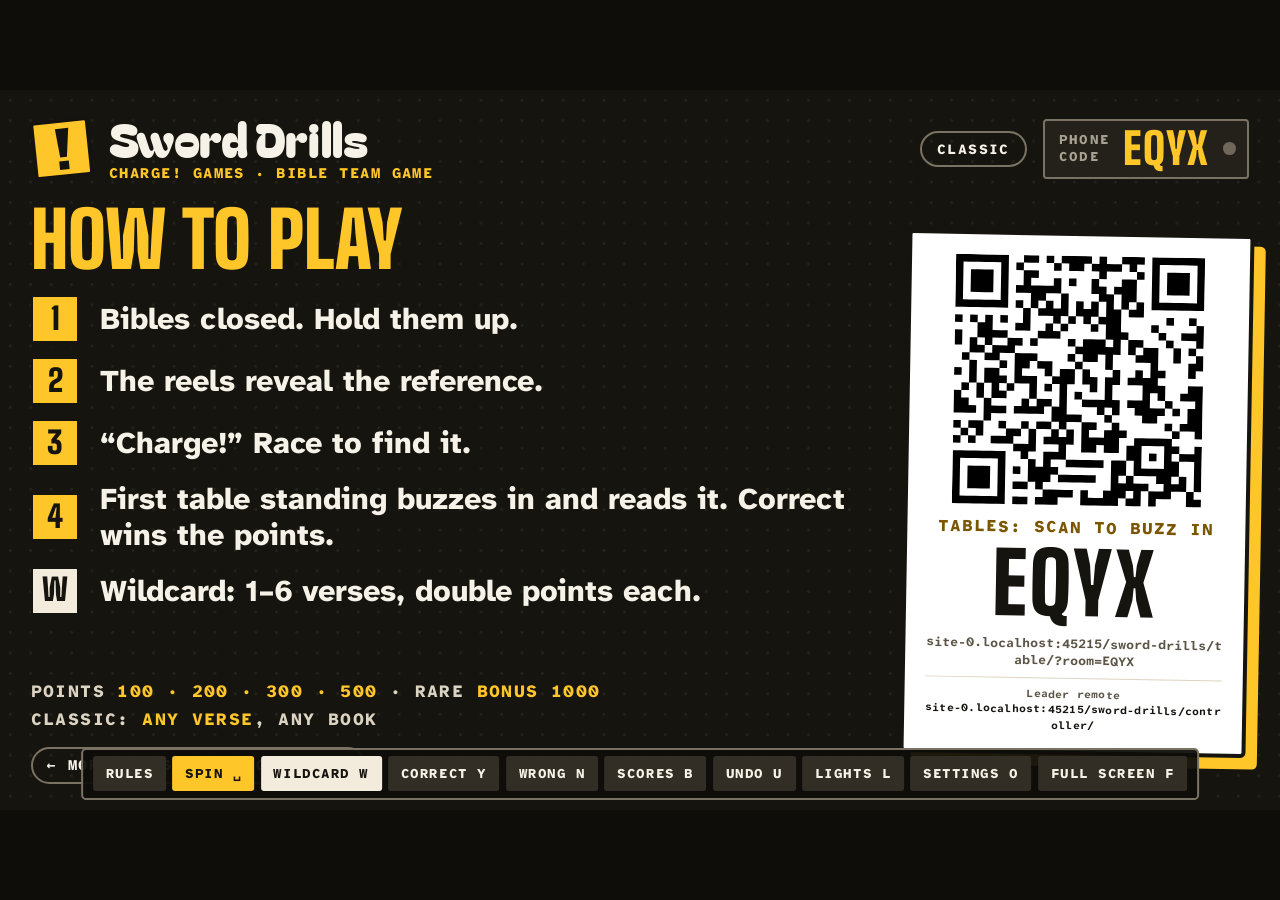
<file: sword-drills/index.html>
<!DOCTYPE html>
<html lang="en">
<head>
  <meta charset="utf-8">
  <meta name="viewport" content="width=device-width, initial-scale=1">
  <title>Sword Drills · Charge! Games</title>
  <meta name="description" content="Sword Drills: a big-screen Bible race for youth groups. The TV runs the game; the leader's phone is the controller.">
  <link rel="icon" type="image/png" sizes="32x32" href="../assets/favicon-32.png">
  <link rel="icon" type="image/svg+xml" href="../assets/favicon.svg">
  <link rel="apple-touch-icon" href="../assets/apple-touch-icon.png">
  <link rel="preconnect" href="https://fonts.googleapis.com">
  <link rel="preconnect" href="https://fonts.gstatic.com" crossorigin>
  <link rel="stylesheet" href="https://fonts.googleapis.com/css2?family=Atkinson+Hyperlegible+Mono:wght@500;700;800&family=Atkinson+Hyperlegible+Next:wght@400;500;700;800&family=Bagel+Fat+One&family=Big+Shoulders:opsz,wght@10..72,600..900&display=swap">
  <link rel="stylesheet" href="../shared/charge-core.css">
  <!-- Sword Drills team game, TV/projector screen. The screen holds the game state
       (localStorage) and the phone controller (./controller/) joins by room code / QR via ./link.js.
       References only, no verse text. No service worker, no sign-in, no names. Keyboard: see the ? bar. -->
  <style>
    html { font-size: 1vw; }
    @supports (width: min(1vw, 1vh)) { html { font-size: min(1vw, 1.7778vh); } }
    * { box-sizing: border-box; }
    html, body { margin: 0; height: 100%; overflow: hidden; background: var(--cg-deep); }
    body { color: var(--cg-fg); font-family: var(--cg-font); display: flex; align-items: center; justify-content: center; }
    body.idle, body.idle * { cursor: none !important; }
    .mono { font-family: var(--cg-label); }
    .wide { font-family: var(--cg-disp); } .wide, .wide * { font-synthesis: none; }
    .stage {
      position: relative; overflow: hidden; width: 100rem; height: 56.25rem; flex: 0 0 auto; padding: 1.8rem 2.4rem 2rem;
      background-color: var(--cg-bg);
      display: flex; flex-direction: column;
    }
    /* Header */
    .top { flex: 0 0 5.6rem; display: flex; align-items: center; }
    .top .mark { height: 5.2rem; width: 5.2rem; display: block; flex: 0 0 auto; }
    .top .t { margin-left: 1.8rem; padding-left: 1.8rem; border-left: 0.2rem solid var(--cg-acc); }
    .top h1 { margin: 0; font-weight: 900; font-size: 3.1rem; line-height: 1; letter-spacing: .01em; }
    .top .sub { margin-top: .45rem; font-weight: 700; font-size: 1.15rem; letter-spacing: .12em; text-transform: uppercase; color: var(--cg-game-tx); }
    .top .sp { flex: 1; }
    .chip { font-weight: 700; font-size: 1.1rem; letter-spacing: .1em; text-transform: uppercase; color: var(--cg-mute); border: 0.12rem solid var(--cg-line); border-radius: calc(0.4rem * var(--cg-round)); padding: .5rem .8rem; margin-right: 1.2rem; white-space: nowrap; }
    .join { display: flex; align-items: center; background: var(--cg-panel); border: 0.12rem solid var(--cg-line); border-radius: calc(0.6rem * var(--cg-round)); padding: .5rem .6rem .5rem 1.1rem; }
    .join .l { font-weight: 700; font-size: 1.05rem; letter-spacing: .1em; color: var(--cg-mute2); text-transform: uppercase; line-height: 1.25; margin-right: 1rem; }
    .join .c { font-weight: 900; font-size: 3rem; letter-spacing: .06em; color: var(--cg-acc-tx); line-height: 1; }
    .dot { display: inline-block; width: 1rem; height: 1rem; border-radius: 50%; background: var(--cg-mute3); margin-left: 1rem; }
    .dot.on { background: var(--cg-ok); }
    .dot.wait { background: var(--cg-acc); }
    .main { position: relative; flex: 1 1 0; min-height: 0; margin-top: 1.4rem; }
    .view { position: absolute; inset: 0; display: none; flex-direction: column; }
    .view.on { display: flex; }

    /* Rules */
    .rules { flex-direction: row !important; }
    .rules .lft { flex: 1 1 0; min-width: 0; display: flex; flex-direction: column; }
    .rules h2 { margin: .2rem 0 1.2rem; font-weight: 900; font-size: 5.2rem; line-height: .95; color: var(--cg-acc-tx); }
    .rules ol { margin: 0; padding: 0; list-style: none; }
    .rules li { display: flex; align-items: center; font-weight: 850; font-size: 2.5rem; line-height: 1.15; margin-bottom: 1.05rem; }
    .rules li b { flex: 0 0 3.8rem; height: 3.8rem; margin-right: 1.6rem; background: var(--cg-acc); color: var(--cg-ink); border-radius: calc(.4rem * var(--cg-round)); display: flex; align-items: center; justify-content: center; font-size: 2.4rem; font-weight: 900; }
    .rules li.wild b { background: var(--cg-gold); }
    .rules .pline { margin-top: auto; padding-bottom: .2rem; font-weight: 700; font-size: 1.45rem; letter-spacing: .08em; text-transform: uppercase; color: var(--cg-soft); line-height: 1.6; }
    .rules .pline span { color: var(--cg-acc-tx); }
    .rules .home { align-self: flex-start; margin-top: .9rem; font-weight: 800; font-size: 1.15rem; letter-spacing: .1em; text-transform: uppercase; color: var(--cg-gold); text-decoration: none; border: .12rem solid var(--cg-line); border-radius: calc(.45rem * var(--cg-round)); padding: .45rem .8rem; }
    .rules .home:hover { border-color: var(--cg-gold); }
    .rules .rgt { flex: 0 0 27rem; margin-left: 3rem; display: flex; flex-direction: column; justify-content: center; }
    .qrcard { background: #fff; color: var(--cg-ink); border-radius: calc(.8rem * var(--cg-round)); padding: 1.6rem 1.6rem 1.4rem; text-align: center; }
    .qrcard .qr { width: 84%; margin: 0 auto; }
    .qrcard .qr svg, .qrcard .qr img { display: block; width: 100%; height: auto; }
    .qrcard .k { margin-top: .9rem; font-weight: 800; font-size: 1.3rem; letter-spacing: .1em; text-transform: uppercase; color: var(--cg-acc-dk); }
    .qrcard .code { font-weight: 900; font-size: 6rem; line-height: 1; letter-spacing: .06em; margin-top: .3rem; }
    .tline { margin-top: .7rem; padding-top: .6rem; border-top: 1px solid var(--cg-soft); font-weight: 700; font-size: .85rem; line-height: 1.4; color: var(--cg-slate); letter-spacing: .02em; word-break: break-all; } .tline b { color: var(--cg-ink); }
    .qrcard .u { margin-top: .7rem; font-size: 1rem; font-weight: 700; color: var(--cg-slate); word-break: break-all; }

    /* Slot machine */
    .slot { flex: 0 0 auto; display: flex; background: var(--cg-panel); border: 0.35rem solid var(--cg-acc); border-radius: calc(1.4rem * var(--cg-round)); padding: 1rem 1.2rem 1.2rem; }
    .col { display: flex; flex-direction: column; min-width: 0; }
    .col + .col { margin-left: 1.2rem; }
    .col .lab { font-weight: 800; font-size: 1.2rem; letter-spacing: .14em; text-transform: uppercase; color: var(--cg-acc-tx); margin: 0 0 .6rem .2rem; white-space: nowrap; }
    .col .lab span { color: var(--cg-mute); }
    .win { position: relative; overflow: hidden; background: var(--cg-acc); color: var(--cg-ink); border-radius: calc(.7rem * var(--cg-round)); }
    .win:after { content: ""; position: absolute; inset: 0; pointer-events: none; border-radius: calc(.7rem * var(--cg-round));
      background: none; box-shadow: inset 0 0 0 0.2rem rgba(var(--cg-ink-rgb),.35); }
    .strip { will-change: transform; }
    .cell { display: flex; flex-direction: column; align-items: center; justify-content: center; text-align: center; overflow: hidden; padding: 0 1rem; }
    .cell .bk { font-weight: 900; text-transform: uppercase; white-space: nowrap; line-height: 1; }
    .cell .cv { font-weight: 900; white-space: nowrap; line-height: 1; }
    .cell .pv { font-weight: 900; white-space: nowrap; line-height: 1; }
    .cell .tag { font-weight: 800; letter-spacing: .14em; text-transform: uppercase; }
    .ref .win, .ref .cell { height: 13rem; }
    .ref .bk { font-size: 3.6rem; margin-bottom: .6rem; } .ref .cv { font-size: 7.6rem; }
    .pts .win, .pts .cell { height: 13rem; } .pts { flex: 0 0 22rem; }
    .pts .pv { font-size: 7rem; } .pts .tag { font-size: 1.5rem; margin-top: .5rem; }
    .win.bonus { background: var(--cg-gold); animation: glow .5s ease-in-out 6 alternate; }
    @keyframes glow { to { box-shadow: 0 0 0 .5rem var(--cg-gold); } }
    .themeband { display: none; }
    body.themed .themeband { display: flex; }
    .themeband .win, .themeband .cell { height: 4.6rem; }
    .themeband .win { background: var(--cg-ink); color: var(--cg-acc); box-shadow: inset 0 0 0 .2rem var(--cg-acc); }
    .themeband .win:after { background: none; box-shadow: none; }
    .themeband .bk { font-size: 2.8rem; }
    .themeband .rn { flex: 0 0 22rem; }
    .themeband .rn .win { background: var(--cg-ink); color: var(--cg-paper); }
    .themeband .rn .pv { font-size: 2.6rem; }
    body.themed .ref .win, body.themed .ref .cell, body.themed .pts .win, body.themed .pts .cell { height: 10rem; }
    body.themed .say.go { font-size: 4.2rem; } body.themed .slot { padding-top: .8rem; padding-bottom: 1rem; }
    body.themed .ref .cv { font-size: 6.2rem; } body.themed .ref .bk { font-size: 3rem; } body.themed .pts .pv { font-size: 6rem; }
    .slotwrap { flex: 0 0 auto; display: flex; flex-direction: column; }
    .slotwrap .themeband { margin-bottom: 1rem; }
    .say { flex: 1 1 0; min-height: 4.2rem; display: flex; align-items: center; justify-content: center; text-align: center; font-weight: 900; font-size: 3.4rem; letter-spacing: .02em; color: var(--cg-mute); }
    .say.go { color: var(--cg-acc-tx); font-size: 5.2rem; animation: pulse .7s ease-in-out infinite alternate; }
    .say.up { color: var(--cg-fg); }
    @keyframes pulse { from { transform: scale(1); } to { transform: scale(1.04); } }

    /* Wildcard */
    .wildtop { flex: 0 0 auto; display: flex; align-items: stretch; }
    .wildtitle { flex: 1 1 0; display: flex; flex-direction: column; justify-content: center; background: repeating-linear-gradient(-45deg, var(--cg-gold) 0 1.2rem, var(--cg-ink) 1.2rem 2.4rem); border-radius: calc(1rem * var(--cg-round)); padding: .8rem; }
    .wildtitle div { background: var(--cg-ink); border-radius: calc(.6rem * var(--cg-round)); padding: .6rem 1.4rem; font-weight: 900; font-size: 5rem; line-height: 1; color: var(--cg-gold); text-align: center; }
    .wildtitle small { display: block; margin-top: .4rem; font-size: 1.3rem; letter-spacing: .14em; color: var(--cg-paper); font-weight: 700; }
    .wildtop .col { margin-left: 1.2rem; }
    .wildtop .win, .wildtop .cell { height: 8.4rem; }
    .wcount { flex: 0 0 15rem; } .wpts { flex: 0 0 19rem; }
    .wildtop .pv { font-size: 5.4rem; } .wildtop .tag { font-size: 1.2rem; margin-top: .3rem; }
    .wcount .win { background: #fff; }
    .cards { flex: 1 1 0; min-height: 0; display: flex; flex-wrap: wrap; align-content: center; justify-content: center; margin: 1rem -0.6rem 0; }
    .wc { position: relative; flex: 0 0 auto; margin: 0 .6rem 1rem; display: flex; flex-direction: column; }
    .wc .win, .wc .cell { height: 8.6rem; }
    .wc .bk { font-size: 2.3rem; margin-bottom: .4rem; } .wc .cv { font-size: 4.4rem; }
    .wild.dense .wc { margin-bottom: .7rem; } .wild.dense .wc .win, .wild.dense .wc .cell { height: 6.9rem; } .wild.dense .wc .bk { font-size: 1.9rem; margin-bottom: .2rem; } .wild.dense .wc .cv { font-size: 3.5rem; }
    .wild.dense .cards { margin-top: .7rem; } .wild.dense .board { margin-top: .6rem; }
    .wc .n { position: absolute; z-index: 2; top: .5rem; left: .7rem; font-weight: 900; font-size: 1.3rem; color: var(--cg-ink); }
    .wc .got { position: absolute; z-index: 3; left: 0; right: 0; bottom: 0; height: 3rem; border-radius: 0 0 calc(.7rem * var(--cg-round)) calc(.7rem * var(--cg-round)); background: var(--cg-ink); display: none; align-items: center; justify-content: center; }
    .wc.done .got { display: flex; } .wc.done .win { background: var(--cg-acc-dk2); }
    .wc.done .cell { justify-content: flex-start; padding-top: .9rem; } .wc.done .bk { font-size: 1.8rem !important; margin-bottom: .3rem; } .wc.done .cv { font-size: 2.6rem !important; }
    .wc .got b { font-weight: 900; font-size: 1.7rem; color: var(--cg-paper); } .wc .got span { font-weight: 800; font-size: 1.4rem; color: var(--cg-acc); letter-spacing: .08em; margin-left: 1rem; }
    .wc.next .win { box-shadow: 0 0 0 .35rem var(--cg-fg); }
    .intro { position: absolute; inset: 0; z-index: 20; display: none; align-items: center; justify-content: center; flex-direction: column; background: var(--cg-ink); }
    .intro.on { display: flex; animation: introbg .6s steps(1) infinite; }   /* under 3 flashes per second */
    @keyframes introbg { 50% { background: var(--cg-gold); } }
    .intro div { font-weight: 900; font-size: 11rem; line-height: 1; color: #fff; animation: zoom 2.2s cubic-bezier(.2,.9,.3,1.2) both; text-shadow: 0 0 0 var(--cg-ink), .6rem .6rem 0 var(--cg-ink); }
    .intro p { font-weight: 800; font-size: 2.6rem; letter-spacing: .2em; margin: 2rem 0 0; color: #fff; text-shadow: .2rem .2rem 0 var(--cg-ink); }
    @keyframes zoom { 0% { transform: scale(.2) rotate(-8deg); opacity: 0; } 30% { transform: scale(1.08) rotate(2deg); opacity: 1; } 100% { transform: scale(1); } }

    /* Scoreboard (shared: ../shared/charge-core.css) */
    .game .board, .wild .board { margin-top: 1rem; flex: 0 0 auto; }
    .scores h2 { margin: 0 0 1.4rem; font-weight: 900; font-size: 4.6rem; line-height: 1; } .scores h2 span { color: var(--cg-acc-tx); }
    .scores .board { flex: 1 1 0; min-height: 0; }
    .say .cg-banner { animation: none; }
    /* .view is already position: absolute, so it anchors #wbanner */
    .wbanner { position: absolute; z-index: 5; left: 0; right: 0; top: 9.6rem; text-align: center; pointer-events: none; }
    .reqchip { font-weight: 800; font-size: 1.05rem; letter-spacing: .08em; text-transform: uppercase; color: var(--cg-ink); background: var(--cg-gold); border-radius: calc(.4rem * var(--cg-round)); padding: .5rem .8rem; margin-right: 1.2rem; white-space: nowrap; }
    .toast { position: absolute; z-index: 10; left: 50%; top: 42%; transform: translate(-50%,-50%) scale(.6); opacity: 0; pointer-events: none; transition: transform .25s cubic-bezier(.2,1.4,.4,1), opacity .2s;
      background: var(--cg-panel); color: var(--cg-fg); border: .4rem solid var(--cg-acc); border-radius: calc(1.4rem * var(--cg-round)); padding: 1.6rem 3.6rem; text-align: center; box-shadow: .8rem .8rem 0 var(--cg-acc); transform-origin: center; }
    .toast.on { opacity: 1; transform: translate(-50%,-50%) scale(1); }
    .toast b { display: block; font-weight: 900; font-size: 9rem; line-height: 1; color: var(--cg-acc-tx); } .toast span { display: block; margin-top: .6rem; font-weight: 900; font-size: 3.6rem; }

    /* Controls bar + settings (mouse/keyboard backup) */
    .bar { position: absolute; z-index: 30; left: 50%; bottom: .8rem; transform: translateX(-50%); display: flex; align-items: center; background: rgba(var(--cg-deep-rgb),.94); border: .12rem solid var(--cg-line); border-radius: calc(.8rem * var(--cg-round)); padding: .5rem; transition: opacity .3s; white-space: nowrap; }
    body.idle .bar { opacity: 0; pointer-events: none; }
    button { font: inherit; cursor: pointer; }
    .bar button, .set button { font-family: var(--cg-label); font-weight: 800; font-size: 1.05rem; letter-spacing: .06em; text-transform: uppercase; color: var(--cg-fg); background: var(--cg-panel2); border: 0; border-radius: calc(.45rem * var(--cg-round)); padding: .7rem 1rem; margin: 0 .25rem; }
    .bar button.o, .set button.o { background: var(--cg-acc); color: var(--cg-ink); }
    .bar button.w { background: var(--cg-gold); color: var(--cg-ink); }
    .set { position: absolute; z-index: 40; left: 50%; top: 50%; transform: translate(-50%,-50%); width: 52rem; background: var(--cg-bg); border: .3rem solid var(--cg-acc); border-radius: calc(1.2rem * var(--cg-round)); padding: 2rem 2.4rem; display: none; box-shadow: .8rem .8rem 0 var(--cg-deep); }
    .set.on { display: block; }
    .set h3 { margin: 0 0 1.2rem; font-weight: 900; font-size: 2.8rem; }
    .set .row { display: flex; align-items: center; justify-content: space-between; padding: 1rem 0; border-top: .1rem solid var(--cg-line); }
    .set .row > span { font-weight: 700; font-size: 1.5rem; } .set .row > span small { display: block; color: var(--cg-mute); font-size: 1.05rem; font-weight: 600; margin-top: .2rem; }
    .set .seg button { padding: .8rem 1.3rem; font-size: 1.2rem; } .set .seg button.sel { background: var(--cg-acc); color: var(--cg-ink); }
    .set .seg.off { opacity: .35; }
    .set .row.tall { flex-wrap: wrap; } .set .row.tall > span:first-child { flex: 1 0 100%; margin-bottom: .6rem; }
    .set .seg.wrap { display: flex; flex-wrap: wrap; gap: .5rem; } .set .seg.wrap button { margin: 0; }
    .set .num { display: inline-block; min-width: 4rem; text-align: center; font-weight: 900; font-size: 2.2rem; vertical-align: middle; }
    .set .keys { margin-top: 1rem; color: var(--cg-mute); font-size: 1rem; line-height: 1.6; }
    .set .danger { background: var(--cg-danger-bg) !important; color: #FF6B81 !important; } .set .danger.arm { background: #FF6B81 !important; color: var(--cg-ink) !important; }

    /* ---------- brand 2026 (Charge default only; skins keep the look above) ---------- */
    html:not([data-cg-skin]) .slot { background: transparent; border: 0; padding: 0; }
    html:not([data-cg-skin]) .col .lab { font-weight: 800; letter-spacing: .1em; color: var(--cg-mute); margin-bottom: .7rem; }
    html:not([data-cg-skin]) .col .lab span { color: var(--cg-acc-tx); }
    html:not([data-cg-skin]) .win { border: .3rem solid var(--cg-ink); border-radius: calc(1.2rem * var(--cg-round)); box-shadow: 0 0 0 .3rem var(--cg-acc); }
    html:not([data-cg-skin]) .win:after { box-shadow: none; }
    html:not([data-cg-skin]) .ref .win, html:not([data-cg-skin]) .ref .cell { height: 15.4rem; }
    html:not([data-cg-skin]) .ref .bk { font-size: 4.4rem; margin-bottom: .2rem; letter-spacing: .01em; } html:not([data-cg-skin]) .ref .cv { font-size: 10rem; line-height: .9; }
    html:not([data-cg-skin]) .pts .win, html:not([data-cg-skin]) .pts .cell { height: 15.4rem; }
    html:not([data-cg-skin]) .pts .win { background: var(--cg-panel); color: var(--cg-fg); border-color: var(--cg-rule); box-shadow: none; }
    html:not([data-cg-skin]) .pts .pv { font-size: 9.6rem; line-height: .9; } html:not([data-cg-skin]) .pts .tag { color: var(--cg-acc-tx); font-size: 1.5rem; }
    html:not([data-cg-skin]) .pts .win.bonus { background: var(--cg-acc); color: var(--cg-ink); border-color: var(--cg-ink); box-shadow: 0 0 0 .3rem var(--cg-acc); }
    html:not([data-cg-skin]) .pts .win.bonus .tag { color: var(--cg-ink); }
    html:not([data-cg-skin]) .cell .bk, html:not([data-cg-skin]) .cell .cv, html:not([data-cg-skin]) .cell .pv { font-variant-numeric: lining-nums; }
    html:not([data-cg-skin]) .themeband .win { border-color: var(--cg-acc); box-shadow: none; }
    html:not([data-cg-skin]) .themeband .bk { font-size: 3rem; }
    html:not([data-cg-skin]) body.themed .ref .win, html:not([data-cg-skin]) body.themed .ref .cell, html:not([data-cg-skin]) body.themed .pts .win, html:not([data-cg-skin]) body.themed .pts .cell { height: 11rem; }
    html:not([data-cg-skin]) body.themed .ref .cv { font-size: 7rem; } html:not([data-cg-skin]) body.themed .ref .bk { font-size: 3.4rem; } html:not([data-cg-skin]) body.themed .pts .pv { font-size: 7rem; }
    html:not([data-cg-skin]) .say { font-size: 3.2rem; }
    html:not([data-cg-skin]) .say.go { font-size: 6rem; }
    html:not([data-cg-skin]) body.themed .say.go { font-size: 4.6rem; }
    html:not([data-cg-skin]) .wildtitle { background: repeating-linear-gradient(-45deg, var(--cg-acc) 0 1.2rem, var(--cg-ink) 1.2rem 2.4rem); border: .3rem solid var(--cg-ink); }
    html:not([data-cg-skin]) .wildtitle div { font-family: var(--cg-shout); font-weight: 400; color: var(--cg-acc); letter-spacing: -.01em; }
    html:not([data-cg-skin]) .wildtop .win, html:not([data-cg-skin]) .wc .win { box-shadow: none; }
    html:not([data-cg-skin]) .wcount .win { background: var(--cg-paper); }
    html:not([data-cg-skin]) .wc .n { font-family: var(--cg-label); }
    html:not([data-cg-skin]) .wc.next .win { box-shadow: 0 0 0 .35rem var(--cg-fg); }
    html:not([data-cg-skin]) .intro div { font-family: var(--cg-shout); font-weight: 400; color: var(--cg-acc); letter-spacing: -.01em; }
    html:not([data-cg-skin]) .intro p { font-family: var(--cg-label); }
    @keyframes introbg { 50% { background: var(--cg-acc); } }
    html:not([data-cg-skin]) .intro.on div { animation-name: zoom, introfg; animation-duration: 2.2s, .6s; animation-timing-function: cubic-bezier(.2,.9,.3,1.2), steps(1); animation-iteration-count: 1, infinite; animation-fill-mode: both, none; }
    @keyframes introfg { 50% { color: var(--cg-ink); text-shadow: .6rem .6rem 0 var(--cg-paper); } }
    :root[data-cg-lights="on"] .wcount .win { border: .3rem solid var(--cg-ink); }
  </style>
  <link rel="stylesheet" href="../shared/charge-screen.css">
</head>
<body>
<div class="stage" id="stage">
  <div class="top">
    <svg class="mark" data-cg-logo="dark" viewBox="0 0 64 64" role="img" aria-label="Charge! Games"><rect x="3" y="3" width="58" height="58" rx="3" fill="#FFC629" stroke="#15130F" stroke-width="4"/><path d="M27 11h14l-4.5 30h-7z" fill="#15130F"/><rect x="28" y="45" width="10" height="9" fill="#15130F"/></svg>
    <div class="t"><h1 class="wide">Sword Drills</h1><div class="sub mono"><span data-cg-brand>Charge! Games</span> · Bible team game</div></div>
    <div class="sp"></div>
    <div class="reqchip mono" id="reqchip" hidden></div>
    <div class="chip mono" id="modechip">Classic</div>
    <div class="join"><div class="l mono">Phone<br>code</div><div class="c wide" id="code">····</div><span class="dot" id="dot" title="Phone link"></span></div>
  </div>
  <div class="main">
    <section class="view rules" id="v-rules">
      <div class="lft">
        <h2 class="wide">How to play</h2>
        <ol id="rulelist">
          <li class="wide"><b>1</b>Bibles closed. Hold them up.</li>
          <li class="wide"><b>2</b>The reels reveal the reference.</li>
          <li class="wide"><b>3</b>“Charge!” Race to find it.</li>
          <li class="wide"><b>4</b>First table standing buzzes in and reads it. Correct wins the points.</li>
          <li class="wide wild"><b>W</b>Wildcard: 1–6 verses, double points each.</li>
        </ol>
        <div class="pline mono" id="ptsline"></div>
        <a class="home mono" href="../" data-cg-home>← More games at Charge! Games</a>
      </div>
      <div class="rgt">
        <div class="qrcard">
          <div class="qr" id="qr"></div>
          <div class="k mono">Tables: scan to buzz in</div>
          <div class="code wide" id="code2">····</div>
          <div class="u mono" id="url"></div>
          <div class="tline mono" id="tline"></div>
        </div>
      </div>
    </section>
    <section class="view game" id="v-game">
      <div class="slotwrap">
        <div class="slot themeband">
          <div class="col" style="flex:1 1 0"><div class="lab mono">Theme</div><div class="win" id="w-theme"><div class="strip"></div></div></div>
          <div class="col rn"><div class="lab mono">Round</div><div class="win" id="w-rn"><div class="strip"><div class="cell"><div class="pv wide" id="rn">–</div></div></div></div></div>
        </div>
        <div class="slot">
          <div class="col ref" style="flex:1 1 0"><div class="lab mono">Find this <span id="refnote"></span></div><div class="win" id="w-ref"><div class="strip"></div></div></div>
          <div class="col pts"><div class="lab mono">Points</div><div class="win" id="w-pts"><div class="strip"></div></div></div>
        </div>
      </div>
      <div class="say wide" id="say">Press SPIN to draw a reference</div>
      <div class="board" id="b-game"></div>
    </section>
    <section class="view wild" id="v-wild">
      <div class="wildtop">
        <div class="wildtitle"><div class="wide">WILDCARD<small class="mono" id="wildsub">Double points per verse</small></div></div>
        <div class="col wcount"><div class="lab mono">Verses</div><div class="win" id="w-count"><div class="strip"></div></div></div>
        <div class="col wpts"><div class="lab mono">Per verse</div><div class="win" id="w-wpts"><div class="strip"></div></div></div>
      </div>
      <div class="cards" id="cards"></div>
      <div class="wbanner" id="wbanner" hidden></div>
      <div class="board" id="b-wild"></div>
    </section>
    <section class="view scores" id="v-scores">
      <h2 class="wide" id="scoretitle">Scoreboard</h2>
      <div class="board" id="b-scores"></div>
    </section>
    <div class="toast" id="toast"><b class="wide" id="toastpts">+300</b><span class="wide" id="toastt">TABLE 4</span></div>
  </div>
  <div class="intro" id="intro"><div class="wide">WILDCARD</div><p class="mono" id="introsub">Double points</p></div>
  <div class="bar" id="bar">
    <button data-k="rules">Rules</button><button class="o" data-k="spin">Spin ␣</button><button class="w" data-k="wild">Wildcard W</button>
    <button data-k="ok">Correct Y</button><button data-k="no">Wrong N</button><button data-k="scores">Scores B</button><button data-k="undo">Undo U</button><button data-k="lights">Lights L</button><button data-k="settings">Settings O</button><button data-k="fs">Full screen F</button>
  </div>
  <div class="set" id="set" role="dialog" aria-label="Settings">
    <h3 class="wide">Settings</h3>
    <div class="row"><span>Game mode<small>Classic: any verse. Themed: one theme, a few verses.</small></span><span class="seg" id="s-mode"><button data-v="classic">Classic</button><button data-v="themed">Themed</button></span></div>
    <div class="row tall"><span>Theme<small>Pick the theme for Themed rounds (picking one switches to Themed). Surprise me = a new theme each round. Key T.</small></span><span class="seg wrap" id="s-theme"></span></div>
    <div class="row"><span>Tables<small>2 to 50</small></span><span><button data-k="tminus">−</button><span class="num wide" id="s-tables">6</span><button data-k="tplus">+</button></span></div>
    <div class="row"><span>Verses per themed round</span><span class="seg" id="s-per"><button data-v="2">2</button><button data-v="3">3</button><button data-v="4">4</button></span></div>
    <div class="row"><span>End with a Wildcard round<small>Wildcard becomes the final round, then final scores.</small></span><span class="seg" id="s-final"><button data-v="0">Off</button><button data-v="1">On</button></span></div>
    <div class="row"><span>Wrong answer locks that table out<small>For the rest of that question.</small></span><span class="seg" id="s-lock"><button data-v="1">On</button><button data-v="0">Off</button></span></div>
    <div class="row"><span>Room lights<small>Lights on: a light screen for bright rooms and weak projectors. Key L.</small></span><span class="seg" id="s-lights"><button data-v="0">Dark room</button><button data-v="1">Lights on</button></span></div>
    <div class="row"><span>Reset scores<small>Clears scores and the current spin. Press twice.</small></span><button class="danger" id="s-reset" data-k="reset">Reset</button></div>
    <div class="row"><span>Host lock<small id="s-host">No leader remote yet. The first one to open becomes host.</small></span><button data-k="unlock" id="s-unlock">Release</button></div>
    <div class="keys mono">Keys: Space spin · W wildcard · 1–9, 0, −, = buzz in table 1–12 (or click a table) · Y correct · N wrong · U undo · R rules · G game · B scores · O settings · M mode · T theme · L lights · [ ] tables · F full screen</div>
    <div style="text-align:right;margin-top:1rem"><button class="o" data-k="settings">Done</button></div>
  </div>
</div>
<script src="verses.js"></script>
<script src="../shared/vendor/qrcode.js"></script>
<script src="../shared/vendor/peerjs.min.js"></script>
<script src="../shared/charge-core.js?v=20261004"></script>
<script>
(function () {
  "use strict";
  var GAME = "sworddrills", KEY = Charge.NS + ":sworddrills:v2";
  var THEMES = window.SD_THEMES, REFS = [];
  THEMES.forEach(function (t, ti) { t.refs.forEach(function (r) { REFS.push({ ref: r, t: ti }); }); });
  document.getElementById("s-theme").innerHTML = '<button data-v="-1">Surprise me</button>' + THEMES.map(function (t, ti) { return '<button data-v="' + ti + '">' + t.name.replace(/&/g, "&amp;").replace(/</g, "&lt;") + "</button>"; }).join("");
  var PTS = [100, 100, 100, 100, 100, 100, 200, 200, 200, 200, 200, 200, 300, 300, 300, 300, 500, 500, 500, 1000]; // 1000 = rare bonus (1 in 20)
  var WPTS = [200, 400, 600, 1000];                                   // wildcard: double of 100/200/300/500
  var $ = function (id) { return document.getElementById(id); };
  var rnd = function (n) { return Math.floor(Math.random() * n); };
  var pick = function (a) { return a[rnd(a.length)]; };


  function fresh() { return { v: 2, code: "", core: Charge.core.fresh(6), view: "rules", mode: "classic", per: 3, finalWild: false, spin: null, used: [], round: null, lastTheme: -1, theme: -1 }; }
  var S;
  try { S = JSON.parse(localStorage.getItem(KEY)); } catch (e) {}
  if (!S || S.v !== 2) S = fresh();
  var F = fresh(); for (var k in F) if (!(k in S)) S[k] = F[k];
  S.core = Charge.core.upgrade(S.core, 6);
  if (!S.code) S.code = Charge.newCode();
  if (S.spin && S.spin.status === "spinning") S.spin.status = "landed";     // refreshed mid-spin: just show the result
  var busy = false, hitT = null;

  /* ---------- shared core: teams, buzz-in, undo ---------- */
  function nextSlot(sp) { return sp.awards.indexOf(null); }
  function question(slot) {                // key of the question that can be answered now, or null
    var sp = S.spin; if (!sp || sp.status !== "landed" || busy) return null;
    if (sp.kind === "std") return sp.to === null ? sp.id : null;
    if (slot == null || slot < 0 || slot >= sp.count || sp.awards[slot] !== null) return null;
    return sp.id + ":" + slot;
  }
  var core = Charge.core(S.core, {
    word: "Table",
    question: question,
    isOpen: function (q) { var sp = S.spin; if (!sp || !q) return false; return question(sp.kind === "wild" ? +String(q).split(":")[1] : null) === q; },
    onCorrect: function (team, slot) {     // the buzzed table gets the points automatically
      var sp = S.spin;
      if (sp.kind === "wild") sp.awards[slot] = team; else sp.to = team;
      setTimeout(function () { toast("+" + sp.pts, core.label(team)); hitT = team; render(); hitT = null; finalCheck(sp); }, 0);
      return sp.pts;
    },
    onUndo: function (h) {
      var sp = S.spin; if (!sp || !h.buzz || String(h.buzz.q).split(":")[0] !== sp.id) return;
      if (sp.kind === "wild") sp.awards[h.slot] = null; else sp.to = null;
      if (S.view === "scores") S.view = sp.kind === "wild" ? "wild" : "game";
    },
    onChange: function () { save(); render(); }
  });
  function save() { try { localStorage.setItem(KEY, JSON.stringify(S)); } catch (e) {} if (link) link.broadcast(); }
  function finalCheck(sp) { if (sp.kind === "wild" && sp.final && nextSlot(sp) < 0) setTimeout(function () { if (S.spin === sp && nextSlot(sp) < 0) { S.view = "scores"; save(); render(); } }, 3200); }

  /* ---------- drawing references (no repeats until the pool is used up) ---------- */
  function draw(cands) {
    var free = cands.filter(function (i) { return S.used.indexOf(i) < 0; });
    if (!free.length) { S.used = S.used.filter(function (i) { return cands.indexOf(i) < 0; }); free = cands.slice(); }
    var i = pick(free); S.used.push(i); return i;
  }
  var ALL = REFS.map(function (_, i) { return i; });
  function themeIdx(t) { return ALL.filter(function (i) { return REFS[i].t === t; }); }
  function freeIn(t) { return themeIdx(t).filter(function (i) { return S.used.indexOf(i) < 0; }).length; }

  /* ---------- actions ---------- */
  function spin() {
    if (busy) return;
    var sp = { id: Charge.uid(), kind: "std", pts: pick(PTS), status: "spinning", to: null, theme: null, rn: 0, per: 0, newRound: false };
    sp.bonus = sp.pts === 1000;
    var idx;
    if (S.mode === "themed") {
      if (!S.round || S.round.n >= S.per) {
        var ts = THEMES.map(function (_, t) { return t; }).filter(function (t) { return t !== S.lastTheme; });
        var good = ts.filter(function (t) { return freeIn(t) >= S.per; });
        var t = fixedTheme() >= 0 ? fixedTheme() : pick(good.length ? good : ts);
        S.round = { t: t, n: 0 }; S.lastTheme = t; sp.newRound = true;
      }
      idx = draw(themeIdx(S.round.t)); S.round.n++;
      sp.theme = THEMES[S.round.t].name; sp.rn = S.round.n; sp.per = S.per;
    } else { idx = draw(ALL); S.round = null; }
    sp.ref = REFS[idx].ref;
    core.newQuestionSet(); S.spin = sp; S.view = "game"; save(); render(); animateStd(sp);
  }
  function wildcard() {
    if (busy) return;
    var n = 1 + rnd(6), refs = [];
    for (var i = 0; i < n; i++) refs.push(REFS[draw(ALL)].ref);
    var sp = { id: Charge.uid(), kind: "wild", count: n, refs: refs, awards: refs.map(function () { return null; }), pts: pick(WPTS), status: "spinning", final: !!S.finalWild };
    core.newQuestionSet(); S.round = null; S.spin = sp; S.view = "wild"; save(); render(); animateWild(sp);
  }
  // a table buzzes in (screen click/keys, the leader's phone, or a table device). Wildcard: the verse the leader picked, else the next open one
  function buzz(t, slot, src) { var sp = S.spin; if (!sp) return; if (sp.kind === "wild" && (slot == null || question(slot) === null)) slot = nextSlot(sp); if (sp.kind === "std") slot = null; if (core.buzz(t, slot, src || "remote")) board.game.show(t), board.wild.show(t); }
  function judge(ok) { var B = S.core.buzz; if (B.team === null) return; if (ok) core.correct(B.q, B.team); else { var t = B.team; if (core.wrong(B.q, t)) toast("✕", core.label(t) + (S.core.lockout ? " is out" : "")); } }
  function undo() {
    var h = core.undo(); if (!h) return;
    toast("Undo", h.k === "award" ? "−" + h.pts + " · " + core.label(h.t) : core.label(h.t) + " back in");
  }
  function reset() { core.reset(); S.spin = null; S.round = null; S.used = []; S.view = "rules"; save(); render(); }
  function fixedTheme() { var t = S.theme | 0; return t >= 0 && t < THEMES.length ? t : -1; }
  function themeName() { var t = fixedTheme(); return t >= 0 ? THEMES[t].name : ""; }
  // leader picks the theme (-1 = surprise me: a new random theme each round). Picking a theme switches to Themed; the next spin starts a round in it
  function setTheme(t) { t = +t; if (!(t >= -1 && t < THEMES.length) || t !== (t | 0)) return; S.theme = t; if (t >= 0) S.mode = "themed"; S.round = null; save(); render(); }
  function setMode(m) { if (m !== "classic" && m !== "themed") return; S.mode = m; S.round = null; save(); render(); }
  function setPer(n) { n = n | 0; if (n < 2 || n > 4) return; S.per = n; save(); render(); }
  function setFinal(on) { S.finalWild = !!on; save(); render(); }
  function view(v) { if (v === "game" && S.spin && S.spin.kind === "wild") v = "wild"; S.view = v; save(); render(); }
  /* ---------- reels ---------- */
  function refCell(r) { var m = r.match(/^(.*) (\d+:\d+)$/); return '<div class="cell"><div class="bk wide">' + esc(m[1]) + '</div><div class="cv wide">' + m[2] + '</div></div>'; }
  function ptsCell(p, tag) { return '<div class="cell"><div class="pv wide">' + p + '</div>' + (tag ? '<div class="tag mono">' + tag + '</div>' : '') + '</div>'; }
  function themeCell(n) { return '<div class="cell"><div class="bk wide">' + esc(n) + '</div></div>'; }
  function esc(s) { return String(s).replace(/&/g, "&amp;").replace(/</g, "&lt;"); }
  function fit(root) {
    [].forEach.call(root.querySelectorAll(".bk,.cv,.pv"), function (el) {
      el.style.fontSize = ""; var w = el.parentNode.clientWidth - 16, i = 0;
      while (el.scrollWidth > w && i++ < 30) el.style.fontSize = (parseFloat(getComputedStyle(el).fontSize) * 0.93) + "px";
    });
  }
  // Spin a reel: fill strip with random cells + target, ease to the target. Returns a promise.
  function reel(win, cells, target, ms) {
    var strip = win.querySelector(".strip");
    strip.style.transition = "none"; strip.style.transform = "translateY(0)";
    strip.innerHTML = cells.join("") + target + cells[0];
    fit(strip);
    var h = win.clientHeight, L = cells.length;
    void strip.offsetHeight;
    return new Promise(function (res) {
      requestAnimationFrame(function () {
        strip.style.transition = "transform " + ms + "ms cubic-bezier(.12,.62,.2,1.02)";
        strip.style.transform = "translateY(" + (-L * h) + "px)";
        setTimeout(res, ms + 60);
      });
    });
  }
  function still(win, target) { var s = win.querySelector(".strip"); s.style.transition = "none"; s.style.transform = "none"; s.innerHTML = target; fit(s); }
  function filler(n, mk) { var a = []; for (var i = 0; i < n; i++) a.push(mk()); return a; }
  var randRef = function () { return refCell(pick(REFS).ref); };
  var randPts = function () { return ptsCell(pick([100, 200, 300, 500, 1000])); };
  function ptsTarget(sp) { return ptsCell(sp.pts, sp.kind === "wild" ? "Double" : sp.bonus ? "Bonus!" : ""); }

  function animateStd(sp) {
    busy = true; $("say").className = "say wide up"; $("say").textContent = "Bibles closed. Hold them up!";
    var pre = (S.mode === "themed" && sp.newRound) ? reel($("w-theme"), filler(16, function () { return themeCell(pick(THEMES).name); }), themeCell(sp.theme), 2200) : Promise.resolve();
    if (S.mode === "themed" && sp.newRound) { $("rn").textContent = "New theme"; }
    pre.then(function () {
      if (sp.theme) { $("rn").textContent = "Verse " + sp.rn + " of " + sp.per; }
      return Promise.all([reel($("w-ref"), filler(26, randRef), refCell(sp.ref), 3400), reel($("w-pts"), filler(30, randPts), ptsTarget(sp), 4300)]);
    }).then(function () { land(sp); });
  }
  function animateWild(sp) {
    busy = true;
    $("introsub").textContent = sp.final ? "Final round · double points" : "Double points";
    $("intro").className = "intro on";
    setTimeout(function () {
      $("intro").className = "intro"; renderWild(true);
      reel($("w-count"), filler(18, function () { return ptsCell(1 + rnd(6)); }), ptsCell(sp.count), 2200).then(function () {
        var cards = [].slice.call(document.querySelectorAll("#cards .win"));
        var p = [reel($("w-wpts"), filler(24, function () { return ptsCell(pick(WPTS)); }), ptsTarget(sp), 1800 + sp.count * 450)];
        cards.forEach(function (w, i) { p.push(reel(w, filler(18 + i * 3, randRef), refCell(sp.refs[i]), 1500 + i * 450)); });
        return Promise.all(p);
      }).then(function () { land(sp); });
    }, 2300);
  }
  function land(sp) { busy = false; if (S.spin && S.spin.id === sp.id) { sp.status = "landed"; save(); } render(); if (sp.bonus) $("w-pts").classList.add("bonus"); }

  /* ---------- render ---------- */
  var board = { game: Charge.board($("b-game"), { mode: "strip" }), wild: Charge.board($("b-wild"), { mode: "strip" }), scores: Charge.board($("b-scores"), { mode: "full" }) };
  function finished() { var sp = S.spin; return !!(sp && sp.kind === "wild" && sp.final && sp.status === "landed" && nextSlot(sp) < 0); }
  function teamsPub() { return core.pub("screen"); }
  function openQ() { var B = S.core.buzz; return B.q && question(B.slot) === B.q ? B.q : null; }
  function renderWild(blankCards) {
    var sp = S.spin; if (!sp || sp.kind !== "wild") return;
    var cols = sp.count <= 3 ? sp.count : Math.ceil(sp.count / 2), w = Math.min(44, (95 / cols) - 1.2);
    var B = S.core.buzz, nx = B.team !== null && B.slot != null ? B.slot : nextSlot(sp), h = "";
    sp.refs.forEach(function (r, i) {
      var a = sp.awards[i];
      h += '<div class="wc' + (a !== null ? " done" : "") + (sp.status === "landed" && i === nx ? " next" : "") + '" style="width:' + w + 'rem"><div class="n wide">' + (i + 1) + '</div><div class="win"><div class="strip"></div></div>' +
        '<div class="got"><b class="wide">' + (a !== null ? esc(core.label(a)) : "") + '</b><span class="mono">+' + sp.pts + '</span></div></div>';
    });
    $("cards").innerHTML = h;
    var wins = document.querySelectorAll("#cards .win");
    if (!blankCards) [].forEach.call(wins, function (wn, i) { still(wn, refCell(sp.refs[i])); });
    else [].forEach.call(wins, function (wn) { still(wn, '<div class="cell"><div class="cv wide">?</div></div>'); });
    if (blankCards) { still($("w-count"), ptsCell("?")); still($("w-wpts"), ptsCell("?")); }
    else { still($("w-count"), ptsCell(sp.count)); still($("w-wpts"), ptsTarget(sp)); }
    $("wildsub").textContent = sp.final ? "Final round · double points" : "Double points per verse";
  }
  function lastWrong(q) { var h = S.core.history[S.core.history.length - 1]; return h && h.k === "wrong" && h.buzz && h.buzz.q === q ? h : null; }
  function render() {
    document.body.classList.toggle("themed", S.mode === "themed");
    $("code").textContent = $("code2").textContent = S.code;
    $("modechip").textContent = S.mode === "themed" ? "Themed · " + (themeName() || "Surprise") + " · " + S.per + " per round" : "Classic";
    $("ptsline").innerHTML = "Points <span>100 · 200 · 300 · 500</span> · rare <span>Bonus 1000</span><br>" +
      (S.mode === "themed" ? "Themed: " + (themeName() ? "<span>" + esc(themeName()) + "</span>, " : "one theme, ") + "<span>" + S.per + " verses</span> per round" : "Classic: <span>any verse</span>, any book") + (S.finalWild ? " · <span>Wildcard</span> ends the game" : "");
    ["rules", "game", "wild", "scores"].forEach(function (v) { $("v-" + v).classList.toggle("on", S.view === v); });
    var sp = S.spin, B = S.core.buzz, q = openQ(), buzzT = q && B.team !== null ? B.team : null;
    if (!busy) {
      if (sp && sp.kind === "std") {
        still($("w-ref"), refCell(sp.ref)); still($("w-pts"), ptsTarget(sp));
        if (S.mode === "themed" && sp.theme) { still($("w-theme"), themeCell(sp.theme)); $("rn").textContent = "Verse " + sp.rn + " of " + sp.per; }
        else if (S.mode === "themed") { still($("w-theme"), themeCell(themeName() || "Spin to pick")); $("rn").textContent = "–"; }
        var say = $("say"), lw = lastWrong(sp.id);
        if (sp.to !== null) { say.className = "say wide up"; say.textContent = core.label(sp.to) + " +" + sp.pts; }
        else if (buzzT !== null) { say.className = "say wide"; say.innerHTML = '<span class="cg-banner">' + esc(core.label(buzzT)) + ' buzzed in!<small>Is it right?</small></span>'; }
        else if (lw) { say.className = "say wide"; say.innerHTML = '<span class="cg-banner no">✕ ' + esc(core.label(lw.t)) + '<small>' + (S.core.lockout ? "locked out · buzzers open" : "buzzers open") + '</small></span>'; }
        else { say.className = "say wide go"; say.textContent = "Charge!"; }
        $("refnote").textContent = sp.theme ? "· " + sp.theme : "";
        $("w-pts").classList.toggle("bonus", !!sp.bonus);
      } else if (!sp || sp.kind !== "std") {
        still($("w-ref"), '<div class="cell"><div class="bk wide">Ready?</div><div class="cv wide">?:?</div></div>');
        still($("w-pts"), ptsCell("?")); $("refnote").textContent = "";
        still($("w-theme"), themeCell(themeName() || "Spin to pick")); $("rn").textContent = "–";
        $("say").className = "say wide"; $("say").textContent = "Press SPIN to draw a reference";
      }
      if (sp && sp.kind === "wild") renderWild(false);
    }
    var wb = $("wbanner"), lw2 = sp && sp.kind === "wild" && q ? lastWrong(q) : null;
    if (sp && sp.kind === "wild" && buzzT !== null) { wb.innerHTML = '<span class="cg-banner">' + esc(core.label(buzzT)) + " buzzed in<small>verse " + (B.slot + 1) + "</small></span>"; wb.hidden = false; }
    else if (lw2) { wb.innerHTML = '<span class="cg-banner no">✕ ' + esc(core.label(lw2.t)) + "<small>verse " + (lw2.slot + 1) + " · buzzers open</small></span>"; wb.hidden = false; }
    else wb.hidden = true;
    var T = teamsPub(), X = { buzz: buzzT, locked: q ? core.lockedFor(q) : [], finished: finished(), hit: hitT };
    board.game.render(T, X); board.wild.render(T, X); board.scores.render(T, X);
    $("v-wild").classList.toggle("dense", T.n > 12);   // 3-row scoreboard: shorter verse cards so both fit
    $("scoretitle").innerHTML = finished() ? 'Final <span>scores</span>' : 'Score<span>board</span>';
    sel("s-mode", S.mode); sel("s-per", String(S.per)); sel("s-final", S.finalWild ? "1" : "0"); sel("s-lock", S.core.lockout ? "1" : "0"); sel("s-lights", S.core.lights ? "1" : "0"); sel("s-theme", String(fixedTheme()));
    $("s-per").classList.toggle("off", S.mode !== "themed"); $("s-tables").textContent = S.core.n;
    var nreq = S.core.requests.length; $("reqchip").hidden = !nreq; $("reqchip").textContent = nreq + " name request" + (nreq > 1 ? "s" : "") + " · approve on the phone";
  }
  function sel(id, v) { [].forEach.call($(id).children, function (b) { b.classList.toggle("sel", b.getAttribute("data-v") === v); }); }
  var tt;
  function toast(a, b) { $("toastpts").textContent = a; $("toastt").textContent = b; $("toast").classList.add("on"); clearTimeout(tt); tt = setTimeout(function () { $("toast").classList.remove("on"); }, 2200); }

  /* ---------- link (shared core) ---------- */
  function pub(role) {
    var sp = S.spin, p = null;
    if (sp) p = sp.kind === "wild" ? { id: sp.id, kind: "wild", count: sp.count, refs: sp.status === "landed" ? sp.refs : [], awards: sp.awards, pts: sp.pts, status: sp.status, final: sp.final }
                                   : { id: sp.id, kind: "std", ref: sp.status === "landed" ? sp.ref : "", pts: sp.status === "landed" ? sp.pts : 0, bonus: sp.status === "landed" && sp.bonus, status: sp.status, to: sp.to, theme: sp.theme, rn: sp.rn, per: sp.per };
    return { core: core.pub(role), view: S.view, mode: S.mode, per: S.per, theme: fixedTheme(), themes: THEMES.map(function (t) { return t.name; }), finalWild: S.finalWild, spin: p, finished: finished(), busy: busy };
  }
  function run(a, m) {
    m = m || {};
    if (a === "core.reset") { reset(); return; }
    if (a === "core.buzz") { buzz(m.team | 0, m.slot == null ? null : m.slot | 0, "remote"); return; }
    if (a === "core.correct" || a === "core.wrong") { var B = S.core.buzz; if (B.team === null || B.q !== m.q || B.team !== (m.team | 0)) return; judge(a === "core.correct"); return; }
    if (a === "core.undo") { undo(); return; }
    if (core.command(a, m)) return;
    if (a === "sd.spin") spin(); else if (a === "sd.wild") wildcard();
    else if (a === "sd.mode") setMode(m.mode); else if (a === "sd.per") setPer(m.n); else if (a === "sd.theme") setTheme(m.ti); else if (a === "sd.final") setFinal(m.on);
    else if (a === "sd.view") view(m.v);
  }
  var link = null;
  link = Charge.host({
    game: GAME, code: S.code,
    getState: pub,
    onCommand: run,
    onInput: function (kind, m) {    // table devices: name requests and buzzes
      if (kind === "buzz") { var B = S.core.buzz; if (B.team !== null) return; buzz(m.team | 0, null, "player"); }
      else core.input(kind, m);
    },
    onCode: function (c) { S.code = c; save(); drawQR(); render(); },
    onLock: drawLock,
    onLink: function (st) { $("dot").className = "dot" + (st === "on" ? " on" : st === "wait" ? "" : " wait"); $("dot").title = st === "on" ? "Phone connected" : st === "wait" ? "Waiting for phone" : "Connecting to relay"; }
  });

  function drawLock(L) {   // host lock status in Settings (Release frees it if the host phone is lost)
    L = L || (link && link.lock()); if (!L || !$("s-host")) return;
    var co = L.hosts.length - 1;
    $("s-host").textContent = !L.claimed ? "No leader remote yet. The first one to open becomes host." : "A leader remote is host" + (co > 0 ? " (+" + co + " co-leader" + (co > 1 ? "s" : "") + ")" : "") + ". Release if that phone is lost.";
    $("s-unlock").disabled = !L.claimed;
  }
  /* ---------- QR ---------- */
  // public QR = table buzzer join (Jake, Oct 4); the leader remote link is listed under it.
  function drawQR() { var u = link.screenQrUrl(); Charge.qr($("qr"), u); $("url").textContent = u.replace(/^https?:\/\//, "");
    $("tline").innerHTML = "Leader remote<br><b>" + esc(link.leaderRemoteUrl().replace(/^https?:\/\//, "")) + "</b>"; }

  /* ---------- keyboard + mouse backup ---------- */
  var armT;
  function armReset(btn) {
    if (btn.classList.contains("arm")) { btn.classList.remove("arm"); btn.textContent = "Reset"; reset(); return; }
    btn.classList.add("arm"); btn.textContent = "Press again"; clearTimeout(armT); armT = setTimeout(function () { btn.classList.remove("arm"); btn.textContent = "Reset"; }, 3000);
  }
  function settings(on) { $("set").classList.toggle("on", on == null ? !$("set").classList.contains("on") : on); }
  function key(k, btn) {
    if (k === "rules") view("rules"); else if (k === "spin") spin(); else if (k === "wild") wildcard(); else if (k === "scores") view("scores");
    else if (k === "undo") undo(); else if (k === "settings") settings(); else if (k === "tminus") core.setCount(S.core.n - 1); else if (k === "tplus") core.setCount(S.core.n + 1);
    else if (k === "ok") judge(true); else if (k === "no") judge(false);
    else if (k === "reset") armReset(btn || $("s-reset"));
    else if (k === "unlock") link.releaseLock();
    else if (k === "lights") core.setLights(!S.core.lights);
    else if (k === "fs") { if (document.fullscreenElement) document.exitFullscreen(); else if (document.documentElement.requestFullscreen) document.documentElement.requestFullscreen().catch(function () {}); }
  }
  document.addEventListener("click", function (e) {
    var b = e.target.closest("button"), tb = e.target.closest(".cg-tb");
    if (b) { var sg = b.parentNode.id; var v = b.getAttribute("data-v");
      if (sg === "s-mode") setMode(v); else if (sg === "s-theme") setTheme(+v); else if (sg === "s-per") setPer(+v); else if (sg === "s-final") setFinal(v === "1"); else if (sg === "s-lock") core.setLockout(v === "1"); else if (sg === "s-lights") core.setLights(v === "1"); else key(b.getAttribute("data-k"), b);
      b.blur(); return; }
    if (tb && !$("set").classList.contains("on")) buzz(+tb.getAttribute("data-t"), null, "remote");
  });
  var TK = { "1": 0, "2": 1, "3": 2, "4": 3, "5": 4, "6": 5, "7": 6, "8": 7, "9": 8, "0": 9, "-": 10, "=": 11 };
  document.addEventListener("keydown", function (e) {
    if (e.ctrlKey || e.metaKey || e.altKey) return;
    var k = e.key, setOn = $("set").classList.contains("on");
    if (k === " " || k === "Enter") { e.preventDefault(); if (!setOn) spin(); }
    else if (k === "w" || k === "W") wildcard();
    else if (setOn && (k === "2" || k === "3" || k === "4")) setPer(+k);
    else if (k in TK) buzz(TK[k], null, "remote");
    else if (k === "y" || k === "Y" || k === "c" || k === "C") judge(true);
    else if (k === "n" || k === "N" || k === "x" || k === "X") judge(false);
    else if (k === "u" || k === "U" || k === "Backspace") undo();
    else if (k === "r" || k === "R") view("rules"); else if (k === "g" || k === "G") view("game"); else if (k === "b" || k === "B" || k === "s" || k === "S") view("scores");
    else if (k === "o" || k === "O") settings(); else if (k === "Escape") settings(false);
    else if (k === "l" || k === "L") core.setLights(!S.core.lights);
    else if (k === "t" || k === "T") setTheme(fixedTheme() + 1 < THEMES.length ? fixedTheme() + 1 : -1);
    else if (k === "m" || k === "M") setMode(S.mode === "themed" ? "classic" : "themed");
    else if (k === "[") core.setCount(S.core.n - 1); else if (k === "]") core.setCount(S.core.n + 1);
    else if (k === "f" || k === "F") key("fs");
    poke();
  });
  var idleT;
  function poke() { document.body.classList.remove("idle"); clearTimeout(idleT); idleT = setTimeout(function () { if (!$("set").classList.contains("on")) document.body.classList.add("idle"); }, 3500); }
  document.addEventListener("mousemove", poke); poke();
  window.addEventListener("resize", function () { render(); });
  function wake() { try { navigator.wakeLock && navigator.wakeLock.request("screen").catch(function () {}); } catch (e) {} }
  document.addEventListener("visibilitychange", function () { if (!document.hidden) wake(); }); wake();

  window.SDScreen = { state: function () { return S; }, run: run, busy: function () { return busy; }, core: core, input: function (kind, m) { var r = { kind: kind }; for (var k in m) r[k] = m[k]; return r; } };   // for tests
  try { localStorage.setItem(KEY, JSON.stringify(S)); } catch (e) {}
  drawQR(); render(); drawLock();
  if (document.fonts && document.fonts.ready) document.fonts.ready.then(function () { render(); });
})();
</script>
</body>
</html>
</file>
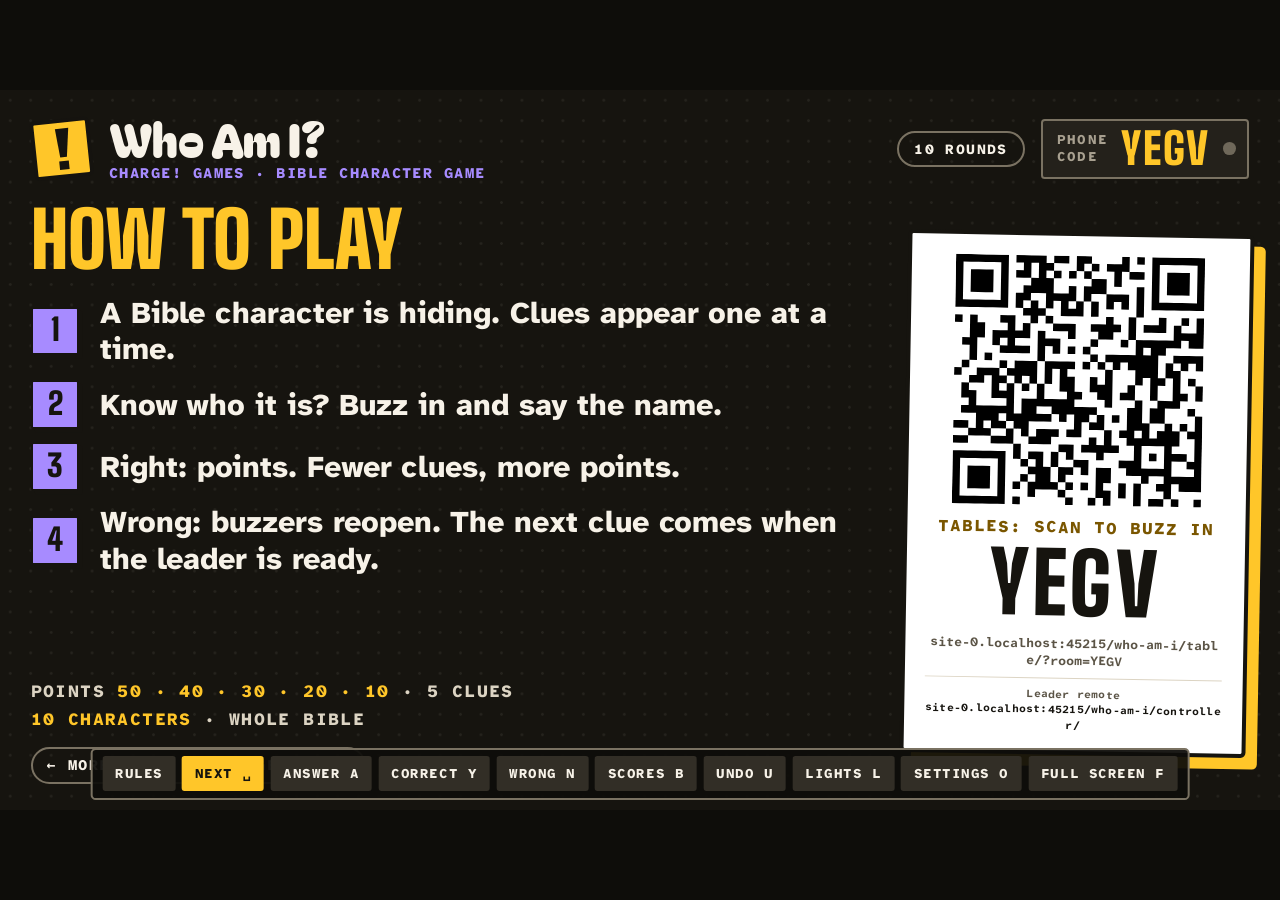
<file: who-am-i/index.html>
<!DOCTYPE html>
<html lang="en">
<head>
  <meta charset="utf-8">
  <meta name="viewport" content="width=device-width, initial-scale=1">
  <title>Who Am I? · Charge! Games</title>
  <meta name="description" content="Who Am I?: a big-screen Bible character guessing game for youth groups. Clues reveal one at a time; fewer clues, more points.">
  <link rel="icon" type="image/png" sizes="32x32" href="../assets/favicon-32.png">
  <link rel="icon" type="image/svg+xml" href="../assets/favicon.svg">
  <link rel="apple-touch-icon" href="../assets/apple-touch-icon.png">
  <link rel="preconnect" href="https://fonts.googleapis.com">
  <link rel="preconnect" href="https://fonts.gstatic.com" crossorigin>
  <link rel="stylesheet" href="https://fonts.googleapis.com/css2?family=Atkinson+Hyperlegible+Mono:wght@500;700;800&family=Atkinson+Hyperlegible+Next:wght@400;500;700;800&family=Bagel+Fat+One&family=Big+Shoulders:opsz,wght@10..72,600..900&display=swap">
  <link rel="stylesheet" href="../shared/charge-core.css">
  <!-- Who Am I? team game, TV/projector screen, built on ../shared/charge-core.js. The screen holds the game state (localStorage);
       the leader remote (./controller/) and optional table buzzers (./table/) join by room code / QR.
       Characters: ./characters.js (clues are paraphrases; answers show a CSB reference only, no verse text). -->
  <style>
    html { font-size: 1vw; }
    @supports (width: min(1vw, 1vh)) { html { font-size: min(1vw, 1.7778vh); } }
    * { box-sizing: border-box; }
    html, body { margin: 0; height: 100%; overflow: hidden; background: var(--cg-deep); }
    body { color: var(--cg-fg); font-family: var(--cg-font); display: flex; align-items: center; justify-content: center; }
    body.idle, body.idle * { cursor: none !important; }
    .mono { font-family: var(--cg-label); }
    :root { --cg-game: #A78BFF; --cg-game-dk: #5B3FD1; }   /* Who Am I? game color (6.8:1 with ink); skins fall back to their accent */
    .wide { font-family: var(--cg-disp); } .wide, .wide * { font-synthesis: none; }
    .stage {
      position: relative; overflow: hidden; width: 100rem; height: 56.25rem; flex: 0 0 auto; padding: 1.8rem 2.4rem 2rem;
      background-color: var(--cg-bg);
      display: flex; flex-direction: column;
    }
    /* Header */
    .top { flex: 0 0 5.6rem; display: flex; align-items: center; }
    .top .mark { height: 5.2rem; width: 5.2rem; display: block; flex: 0 0 auto; }
    .top .t { margin-left: 1.8rem; padding-left: 1.8rem; border-left: 0.2rem solid var(--cg-acc); }
    .top h1 { margin: 0; font-weight: 900; font-size: 3.1rem; line-height: 1; letter-spacing: .01em; }
    .top .sub { margin-top: .45rem; font-weight: 700; font-size: 1.15rem; letter-spacing: .12em; text-transform: uppercase; color: var(--cg-game-tx); }
    .top .sp { flex: 1; }
    .chip { font-weight: 700; font-size: 1.1rem; letter-spacing: .1em; text-transform: uppercase; color: var(--cg-mute); border: 0.12rem solid var(--cg-line); border-radius: calc(0.4rem * var(--cg-round)); padding: .5rem .8rem; margin-right: 1.2rem; white-space: nowrap; }
    .join { display: flex; align-items: center; background: var(--cg-panel); border: 0.12rem solid var(--cg-line); border-radius: calc(0.6rem * var(--cg-round)); padding: .5rem .6rem .5rem 1.1rem; }
    .join .l { font-weight: 700; font-size: 1.05rem; letter-spacing: .1em; color: var(--cg-mute2); text-transform: uppercase; line-height: 1.25; margin-right: 1rem; }
    .join .c { font-weight: 900; font-size: 3rem; letter-spacing: .06em; color: var(--cg-acc-tx); line-height: 1; }
    .dot { display: inline-block; width: 1rem; height: 1rem; border-radius: 50%; background: var(--cg-mute3); margin-left: 1rem; }
    .dot.on { background: var(--cg-ok); }
    .dot.wait { background: var(--cg-acc); }
    .main { position: relative; flex: 1 1 0; min-height: 0; margin-top: 1.4rem; }
    .view { position: absolute; inset: 0; display: none; flex-direction: column; }
    .view.on { display: flex; }

    /* Rules */
    .rules { flex-direction: row !important; }
    .rules .lft { flex: 1 1 0; min-width: 0; display: flex; flex-direction: column; }
    .rules h2 { margin: .2rem 0 1.2rem; font-weight: 900; font-size: 5.2rem; line-height: .95; color: var(--cg-acc-tx); }
    .rules ol { margin: 0; padding: 0; list-style: none; }
    .rules li { display: flex; align-items: center; font-weight: 850; font-size: 2.5rem; line-height: 1.15; margin-bottom: 1.05rem; }
    .rules li b { flex: 0 0 3.8rem; height: 3.8rem; margin-right: 1.6rem; background: var(--cg-acc); color: var(--cg-ink); border-radius: calc(.4rem * var(--cg-round)); display: flex; align-items: center; justify-content: center; font-size: 2.4rem; font-weight: 900; }
    .rules li.wild b { background: var(--cg-gold); }
    .rules .pline { margin-top: auto; padding-bottom: .2rem; font-weight: 700; font-size: 1.45rem; letter-spacing: .08em; text-transform: uppercase; color: var(--cg-soft); line-height: 1.6; }
    .rules .pline span { color: var(--cg-acc-tx); }
    .rules .home { align-self: flex-start; margin-top: .9rem; font-weight: 800; font-size: 1.15rem; letter-spacing: .1em; text-transform: uppercase; color: var(--cg-gold); text-decoration: none; border: .12rem solid var(--cg-line); border-radius: calc(.45rem * var(--cg-round)); padding: .45rem .8rem; }
    .rules .home:hover { border-color: var(--cg-gold); }
    .rules .rgt { flex: 0 0 27rem; margin-left: 3rem; display: flex; flex-direction: column; justify-content: center; }
    .qrcard { background: #fff; color: var(--cg-ink); border-radius: calc(.8rem * var(--cg-round)); padding: 1.6rem 1.6rem 1.4rem; text-align: center; }
    .qrcard .qr { width: 84%; margin: 0 auto; }
    .qrcard .qr svg, .qrcard .qr img { display: block; width: 100%; height: auto; }
    .qrcard .k { margin-top: .9rem; font-weight: 800; font-size: 1.3rem; letter-spacing: .1em; text-transform: uppercase; color: var(--cg-acc-dk); }
    .qrcard .code { font-weight: 900; font-size: 6rem; line-height: 1; letter-spacing: .06em; margin-top: .3rem; }
    .tline { margin-top: .7rem; padding-top: .6rem; border-top: 1px solid var(--cg-soft); font-weight: 700; font-size: .85rem; line-height: 1.4; color: var(--cg-slate); letter-spacing: .02em; word-break: break-all; } .tline b { color: var(--cg-ink); }
    .qrcard .u { margin-top: .7rem; font-size: 1rem; font-weight: 700; color: var(--cg-slate); word-break: break-all; }


    [hidden] { display: none !important; }
    /* Clues */
    .gwrap { flex: 1 1 0; min-height: 0; display: flex; }
    .clues { flex: 1 1 0; min-width: 0; display: flex; flex-direction: column; }
    .clue { flex: 1 1 0; min-height: 0; display: flex; align-items: center; background: var(--cg-panel); border: .2rem solid var(--cg-line); border-radius: calc(1rem * var(--cg-round)); padding: .6rem 1.4rem .6rem .8rem; margin-bottom: .8rem; overflow: hidden; }
    .clue:last-child { margin-bottom: 0; }
    .clue b { flex: 0 0 4.4rem; height: 4.4rem; border-radius: calc(.6rem * var(--cg-round)); background: var(--cg-panel2); color: var(--cg-mute); display: flex; align-items: center; justify-content: center; font-family: var(--cg-disp); font-weight: 400; font-size: 2.6rem; margin-right: 1.4rem; }
    .clue span { flex: 1 1 auto; min-width: 0; font-weight: 800; font-size: 2.5rem; line-height: 1.18; color: var(--cg-fg); }
    .clue i { flex: 0 0 auto; margin-left: 1.2rem; font-style: normal; font-family: var(--cg-disp); font-size: 2.2rem; color: var(--cg-mute); }
    .clue.off { border-style: dashed; background: transparent; } .clue.off span { color: var(--cg-mute3); font-size: 2rem; letter-spacing: .12em; text-transform: uppercase; font-family: var(--cg-label); }
    .clue.on b { background: var(--cg-game); color: var(--cg-on-game); } .clue.on i { color: var(--cg-game-tx); }
    .clue.new { border-color: var(--cg-game); animation: cin .5s cubic-bezier(.2,1.2,.4,1) both; }
    .clue.late { opacity: .55; } .clue.late b { background: var(--cg-panel2); color: var(--cg-soft); }
    /* 13+ tables: the scoreboard takes 2-3 rows, so the clue cards get shorter */
    .game.dense .clue { margin-bottom: .45rem; padding: .25rem 1.2rem .25rem .5rem; border-width: .15rem; }
    .game.dense .clue b { flex-basis: 3.3rem; height: 3.3rem; font-size: 2rem; margin-right: 1rem; }
    .game.dense .clue span { font-size: 2.1rem; line-height: 1.12; } .game.dense .clue.off span { font-size: 1.6rem; }
    .game.dense .clue i { font-size: 1.9rem; }
    .game.dense .pbox .pv { font-size: 7rem; } .game.dense .ans .nm { font-size: 4.2rem; } .game.dense .ans .wh { font-size: 2.2rem; margin-top: .8rem; padding-top: .7rem; }
    @keyframes cin { from { transform: translateX(-2rem); opacity: 0; } to { transform: none; opacity: 1; } }
    .side { flex: 0 0 30rem; width: 30rem; min-width: 0; margin-left: 1.6rem; display: flex; flex-direction: column; min-height: 0; }
    .pbox { flex: 0 0 auto; background: var(--cg-panel); border: .35rem solid var(--cg-acc); border-radius: calc(1.2rem * var(--cg-round)); padding: 1.2rem 1.4rem 1.3rem; text-align: center; }
    .lab2 { font-weight: 800; font-size: 1.2rem; letter-spacing: .14em; text-transform: uppercase; color: var(--cg-game-tx); }
    .pbox .pv { font-family: var(--cg-disp); font-size: 9rem; line-height: 1; margin-top: .4rem; }
    .lad { display: flex; justify-content: center; margin-top: .8rem; }
    .lad span { flex: 1 1 0; margin: 0 .2rem; padding: .35rem 0; border-radius: calc(.4rem * var(--cg-round)); background: var(--cg-panel2); color: var(--cg-mute); font-weight: 800; font-size: 1.15rem; }
    .lad span.now { background: var(--cg-acc); color: var(--cg-ink); } .lad span.gone { opacity: .35; text-decoration: line-through; }
    .say { flex: 1 1 0; min-height: 0; display: flex; align-items: center; justify-content: center; text-align: center; font-weight: 900; font-size: 3.6rem; line-height: 1.1; color: var(--cg-mute); padding: 0 .4rem; }
    .say.go { color: var(--cg-game-tx); font-size: 4.4rem; white-space: nowrap; animation: pulse .7s ease-in-out infinite alternate; }
    .say .cg-banner { flex-direction: column; font-size: 2.8rem; padding: 1rem 1.4rem; } .say .cg-banner small { margin: .5rem 0 0; }
    @keyframes pulse { from { transform: scale(1); } to { transform: scale(1.04); } }
    .ans { flex: 1 1 0; min-height: 0; display: flex; flex-direction: column; justify-content: center; text-align: center; background: var(--cg-gold); color: var(--cg-ink); border-radius: calc(1.2rem * var(--cg-round)); padding: 1.4rem; animation: cin .5s both; }
    .ans .lab2 { color: var(--cg-ink); }
    .ans .nm { font-family: var(--cg-disp); font-size: 5.2rem; line-height: 1.02; margin: .5rem 0 .7rem; }
    .ans .rf { font-weight: 800; font-size: 1.6rem; letter-spacing: .04em; }
    .ans .wh { margin-top: 1.2rem; padding-top: 1rem; border-top: .15rem solid rgba(var(--cg-ink-rgb),.25); font-family: var(--cg-disp); font-size: 2.6rem; line-height: 1.1; }
    .ans .wh small { display: block; font: 800 1.2rem var(--cg-label); letter-spacing: .1em; text-transform: uppercase; margin-top: .4rem; }
    .ready { flex: 1 1 0; display: flex; flex-direction: column; align-items: center; justify-content: center; border: .2rem dashed var(--cg-line); border-radius: calc(1rem * var(--cg-round)); text-align: center; }
    .ready div { font-family: var(--cg-disp); font-size: 6rem; color: var(--cg-game-tx); }
    .ready p { margin: 1rem 0 0; font-weight: 800; font-size: 2rem; color: var(--cg-mute); }
    /* Scoreboard (shared: ../shared/charge-core.css) */
    .game .board { margin-top: 1rem; flex: 0 0 auto; }
    .scores h2 { margin: 0 0 1.4rem; font-weight: 900; font-size: 4.6rem; line-height: 1; } .scores h2 span { color: var(--cg-acc-tx); }
    .scores .board { flex: 1 1 0; min-height: 0; }
    .say .cg-banner { animation: none; }
    .reqchip { font-weight: 800; font-size: 1.05rem; letter-spacing: .08em; text-transform: uppercase; color: var(--cg-ink); background: var(--cg-gold); border-radius: calc(.4rem * var(--cg-round)); padding: .5rem .8rem; margin-right: 1.2rem; white-space: nowrap; }
    .toast { position: absolute; z-index: 10; left: 50%; top: 42%; transform: translate(-50%,-50%) scale(.6); opacity: 0; pointer-events: none; transition: transform .25s cubic-bezier(.2,1.4,.4,1), opacity .2s;
      background: var(--cg-panel); color: var(--cg-fg); border: .4rem solid var(--cg-acc); border-radius: calc(1.4rem * var(--cg-round)); padding: 1.6rem 3.6rem; text-align: center; box-shadow: .8rem .8rem 0 var(--cg-acc); transform-origin: center; }
    .toast.on { opacity: 1; transform: translate(-50%,-50%) scale(1); }
    .toast b { display: block; font-weight: 900; font-size: 9rem; line-height: 1; color: var(--cg-acc-tx); } .toast span { display: block; margin-top: .6rem; font-weight: 900; font-size: 3.6rem; }

    /* Controls bar + settings (mouse/keyboard backup) */
    .bar { position: absolute; z-index: 30; left: 50%; bottom: .8rem; transform: translateX(-50%); display: flex; align-items: center; background: rgba(var(--cg-deep-rgb),.94); border: .12rem solid var(--cg-line); border-radius: calc(.8rem * var(--cg-round)); padding: .5rem; transition: opacity .3s; white-space: nowrap; }
    body.idle .bar { opacity: 0; pointer-events: none; }
    button { font: inherit; cursor: pointer; }
    .bar button, .set button { font-family: var(--cg-label); font-weight: 800; font-size: 1.05rem; letter-spacing: .06em; text-transform: uppercase; color: var(--cg-fg); background: var(--cg-panel2); border: 0; border-radius: calc(.45rem * var(--cg-round)); padding: .7rem 1rem; margin: 0 .25rem; }
    .bar button.o, .set button.o { background: var(--cg-acc); color: var(--cg-ink); }
    .bar button.w { background: var(--cg-gold); color: var(--cg-ink); }
    .set { position: absolute; z-index: 40; left: 50%; top: 50%; transform: translate(-50%,-50%); width: 52rem; background: var(--cg-bg); border: .3rem solid var(--cg-acc); border-radius: calc(1.2rem * var(--cg-round)); padding: 2rem 2.4rem; display: none; box-shadow: .8rem .8rem 0 var(--cg-deep); }
    .set.on { display: block; }
    .set h3 { margin: 0 0 1.2rem; font-weight: 900; font-size: 2.8rem; }
    .set .row { display: flex; align-items: center; justify-content: space-between; padding: 1rem 0; border-top: .1rem solid var(--cg-line); }
    .set .row > span { font-weight: 700; font-size: 1.5rem; } .set .row > span small { display: block; color: var(--cg-mute); font-size: 1.05rem; font-weight: 600; margin-top: .2rem; }
    .set .seg button { padding: .8rem 1.3rem; font-size: 1.2rem; } .set .seg button.sel { background: var(--cg-acc); color: var(--cg-ink); }
    .set .seg.off { opacity: .35; }
    .set .num { display: inline-block; min-width: 4rem; text-align: center; font-weight: 900; font-size: 2.2rem; vertical-align: middle; }
    .set .keys { margin-top: 1rem; color: var(--cg-mute); font-size: 1rem; line-height: 1.6; }
    .set .danger { background: var(--cg-danger-bg) !important; color: #FF6B81 !important; } .set .danger.arm { background: #FF6B81 !important; color: var(--cg-ink) !important; }

    /* ---------- brand 2026 (Charge default only; skins keep the look above) ---------- */
    html:not([data-cg-skin]) .clue { border: .2rem solid var(--cg-rule); }
    html:not([data-cg-skin]) .clue b { font-weight: 900; border: .2rem solid transparent; }
    html:not([data-cg-skin]) .clue span { font-weight: 700; }
    html:not([data-cg-skin]) .clue i { font-family: var(--cg-label); font-weight: 800; font-size: 1.5rem; letter-spacing: .06em; }
    html:not([data-cg-skin]) .clue.on { background: var(--cg-paper); border-color: var(--cg-paper); }
    html:not([data-cg-skin]) .clue.on span { color: var(--cg-ink); }
    html:not([data-cg-skin]) .clue.on b { background: var(--cg-ink); color: var(--cg-game); }
    html:not([data-cg-skin]) .clue.on i { color: var(--cg-slate); text-decoration: line-through; }
    html:not([data-cg-skin]) .clue.on.new { background: var(--cg-game); border-color: var(--cg-ink); box-shadow: 0 0 0 .3rem var(--cg-game); }
    html:not([data-cg-skin]) .clue.on.new i { color: var(--cg-ink); text-decoration: none; }
    html:not([data-cg-skin]) .clue.on.new i:after { content: " pts"; }
    html:not([data-cg-skin]) .clue.off { border-color: var(--cg-rule); }
    html:not([data-cg-skin]) .clue.off b { background: transparent; border-color: var(--cg-rule); color: var(--cg-mute); }
    html:not([data-cg-skin]) .clue.off span { color: var(--cg-mute); font-size: 1.7rem; letter-spacing: .08em; }
    html:not([data-cg-skin]) .clue.late { opacity: .7; } html:not([data-cg-skin]) .clue.late i { text-decoration: none; }
    :root[data-cg-lights="on"]:not([data-cg-skin]) .clue.on:not(.new) { background: var(--cg-panel); border-color: var(--cg-ink); }
    html:not([data-cg-skin]) .pbox { position: relative; overflow: hidden; background: var(--cg-game); color: var(--cg-on-game); border: .3rem solid var(--cg-ink); text-align: left; padding: 1.3rem 1.6rem 1.4rem;
      background-image: radial-gradient(rgba(22,20,15,.16) 28%, transparent 31%); background-size: .9rem .9rem; }
    html:not([data-cg-skin]) .pbox:after { content: "?"; position: absolute; right: .6rem; top: -1.6rem; font: 400 15rem/1 var(--cg-shout); color: var(--cg-ink); pointer-events: none; }
    html:not([data-cg-skin]) .pbox .lab2 { position: relative; z-index: 1; color: var(--cg-ink); max-width: 60%; line-height: 1.3; }
    html:not([data-cg-skin]) .pbox .pv { position: relative; z-index: 1; font-weight: 900; font-size: 11rem; line-height: .9; margin-top: .6rem; }
    html:not([data-cg-skin]) .lad { position: relative; z-index: 1; margin-top: 1rem; }
    html:not([data-cg-skin]) .lad span { background: rgba(22,20,15,.14); color: var(--cg-ink); border: .15rem solid var(--cg-ink); text-align: center; }
    html:not([data-cg-skin]) .lad span.now { background: var(--cg-ink); color: var(--cg-game); }
    html:not([data-cg-skin]) .lad span.gone { opacity: .45; }
    html:not([data-cg-skin]) .say { font-size: 3rem; }
    html:not([data-cg-skin]) .say.go { font-size: 4.6rem; }
    html:not([data-cg-skin]) .say .cg-banner { font-size: 2.9rem; }
    html:not([data-cg-skin]) .say .cg-banner small { margin: .6rem 0 0; padding: .5rem 0 0; border-left: 0; border-top: .2rem solid currentColor; }
    html:not([data-cg-skin]) .ans { border: .3rem solid var(--cg-ink); box-shadow: 0 0 0 .3rem var(--cg-game); }
    html:not([data-cg-skin]) .ans .lab2 { color: var(--cg-ink); }
    html:not([data-cg-skin]) .ans .nm { font-family: var(--cg-shout); font-weight: 400; letter-spacing: -.01em; }
    html:not([data-cg-skin]) .ans .wh { font-weight: 900; text-transform: uppercase; }
    html:not([data-cg-skin]) .ready { border-color: var(--cg-rule); }
    html:not([data-cg-skin]) .ready div { font-family: var(--cg-shout); font-weight: 400; font-size: 8rem; }
    html:not([data-cg-skin]) .ready p { font-family: var(--cg-label); font-size: 1.6rem; letter-spacing: .08em; text-transform: uppercase; }
  </style>
  <link rel="stylesheet" href="../shared/charge-screen.css">
</head>
<body>
<div class="stage" id="stage">
  <div class="top">
    <svg class="mark" data-cg-logo="dark" viewBox="0 0 64 64" role="img" aria-label="Charge! Games"><rect x="3" y="3" width="58" height="58" rx="3" fill="#FFC629" stroke="#15130F" stroke-width="4"/><path d="M27 11h14l-4.5 30h-7z" fill="#15130F"/><rect x="28" y="45" width="10" height="9" fill="#15130F"/></svg>
    <div class="t"><h1 class="wide">Who Am I?</h1><div class="sub mono"><span data-cg-brand>Charge! Games</span> · Bible character game</div></div>
    <div class="sp"></div>
    <div class="reqchip mono" id="reqchip" hidden></div>
    <div class="chip mono" id="roundchip">10 rounds</div>
    <div class="join"><div class="l mono">Phone<br>code</div><div class="c wide" id="code">····</div><span class="dot" id="dot" title="Phone link"></span></div>
  </div>
  <div class="main">
    <section class="view rules" id="v-rules">
      <div class="lft">
        <h2 class="wide">How to play</h2>
        <ol>
          <li class="wide"><b>1</b>A Bible character is hiding. Clues appear one at a time.</li>
          <li class="wide"><b>2</b>Know who it is? Buzz in and say the name.</li>
          <li class="wide"><b>3</b>Right: points. Fewer clues, more points.</li>
          <li class="wide"><b>4</b>Wrong: buzzers reopen. The next clue comes when the leader is ready.</li>
        </ol>
        <div class="pline mono" id="ptsline"></div>
        <a class="home mono" href="../" data-cg-home>← More games at Charge! Games</a>
      </div>
      <div class="rgt">
        <div class="qrcard">
          <div class="qr" id="qr"></div>
          <div class="k mono">Tables: scan to buzz in</div>
          <div class="code wide" id="code2">····</div>
          <div class="u mono" id="url"></div>
          <div class="tline mono" id="tline"></div>
        </div>
      </div>
    </section>
    <section class="view game" id="v-game">
      <div class="gwrap">
        <div class="clues" id="clues"></div>
        <div class="side">
          <div class="pbox" id="pbox"><div class="lab2 mono" id="plab">Points now</div><div class="pv" id="pnow">50</div><div class="lad mono" id="lad"></div></div>
          <div class="say wide" id="say"></div>
          <div class="ans" id="ans" hidden><div class="lab2 mono">I am</div><div class="nm" id="ansname"></div><div class="rf mono" id="ansref"></div><div class="wh" id="answho"></div></div>
        </div>
      </div>
      <div class="board" id="b-game"></div>
    </section>
    <section class="view scores" id="v-scores">
      <h2 class="wide" id="scoretitle">Scoreboard</h2>
      <div class="board" id="b-scores"></div>
    </section>
    <div class="toast" id="toast"><b class="wide" id="toastpts">+30</b><span class="wide" id="toastt">TABLE 4</span></div>
  </div>
  <div class="bar" id="bar">
    <button data-k="rules">Rules</button><button class="o" data-k="next">Next ␣</button><button data-k="reveal">Answer A</button>
    <button data-k="ok">Correct Y</button><button data-k="no">Wrong N</button><button data-k="scores">Scores B</button><button data-k="undo">Undo U</button><button data-k="lights">Lights L</button><button data-k="settings">Settings O</button><button data-k="fs">Full screen F</button>
  </div>
  <div class="set" id="set" role="dialog" aria-label="Settings">
    <h3 class="wide">Settings</h3>
    <div class="row"><span>Rounds<small>Characters per game, then final scores.</small></span><span class="seg" id="s-rounds"><button data-v="5">5</button><button data-v="10">10</button><button data-v="15">15</button><button data-v="20">20</button></span></div>
    <div class="row"><span>Clues per character<small>Fewer clues: the easier ones only. From the next character.</small></span><span class="seg" id="s-clues"><button data-v="3">3</button><button data-v="4">4</button><button data-v="5">5</button></span></div>
    <div class="row"><span>Points<small id="s-ladhint"></small></span><span class="seg" id="s-ladder"><button data-v="tens">Tens</button><button data-v="hundreds">Hundreds</button><button data-v="steep">Steep</button></span></div>
    <div class="row"><span>Characters from</span><span class="seg" id="s-filter"><button data-v="all">Whole Bible</button><button data-v="OT">Old Test.</button><button data-v="NT">New Test.</button></span></div>
    <div class="row"><span>Tables<small>2 to 50</small></span><span><button data-k="tminus">−</button><span class="num wide" id="s-tables">6</span><button data-k="tplus">+</button></span></div>
    <div class="row"><span>Wrong answer locks that table out<small>Until the next clue.</small></span><span class="seg" id="s-lock"><button data-v="1">On</button><button data-v="0">Off</button></span></div>
    <div class="row"><span>Room lights<small>Lights on: a light screen for bright rooms and weak projectors. Key L.</small></span><span class="seg" id="s-lights"><button data-v="0">Dark room</button><button data-v="1">Lights on</button></span></div>
    <div class="row"><span>Reset scores<small>Clears scores and starts over. Press twice.</small></span><button class="danger" id="s-reset" data-k="reset">Reset</button></div>
    <div class="row"><span>Host lock<small id="s-host">No leader remote yet. The first one to open becomes host.</small></span><button data-k="unlock" id="s-unlock">Release</button></div>
    <div class="keys mono">Keys: Space next clue / next character · A reveal answer · 1–9, 0, −, = buzz in table 1–12 (or click a table) · Y correct · N wrong · U undo · R rules · G game · B scores · O settings · L lights · [ ] tables · F full screen</div>
    <div style="text-align:right;margin-top:1rem"><button class="o" data-k="settings">Done</button></div>
  </div>
</div>
<script src="characters.js"></script>
<script src="../shared/vendor/qrcode.js"></script>
<script src="../shared/vendor/peerjs.min.js"></script>
<script src="../shared/charge-core.js?v=20261004"></script>
<script>
(function () {
  "use strict";
  var GAME = "whoami", KEY = Charge.NS + ":whoami:v1";
  var CH = window.WA_CHARACTERS || [];
  var $ = function (id) { return document.getElementById(id); }, esc = Charge.esc;
  var rnd = function (n) { return Math.floor(Math.random() * n); };
  var ROUNDS = [5, 10, 15, 20], LADDERS = ["tens", "hundreds", "steep"], FILTERS = ["all", "OT", "NT"];
  // points for a correct answer after k clues (k = 1..n): tens 50/40/30/20/10, hundreds 500/400/..., steep halves each clue
  function ladder(n, kind) { var a = []; for (var k = 1; k <= n; k++) a.push(kind === "steep" ? 10 * Math.pow(2, n - k) : (kind === "hundreds" ? 100 : 10) * (n - k + 1)); return a; }

  function fresh() { return { v: 1, code: "", core: Charge.core.fresh(6), view: "rules", rounds: 10, clues: 5, ladder: "tens", filter: "all", round: null, n: 0, used: [] }; }
  var S;
  try { S = JSON.parse(localStorage.getItem(KEY)); } catch (e) {}
  if (!S || S.v !== 1) S = fresh();
  var F = fresh(); for (var k in F) if (!(k in S)) S[k] = F[k];
  S.core = Charge.core.upgrade(S.core, 6);
  if (!S.code) S.code = Charge.newCode();
  if (S.round && !CH[S.round.c]) S.round = null;
  var hitT = null, fresh1 = -1;

  /* ---------- shared core: teams, buzz-in, undo ---------- */
  // one question per clue: a wrong answer locks a table out until the next clue
  function question() { var r = S.round; return r && r.status === "live" ? r.id + ":" + r.shown : null; }
  function cluesOf(r) { return CH[r.c].clues.slice(CH[r.c].clues.length - r.nclue); }
  function ptsAt(r, k) { return ladder(r.nclue, S.ladder)[Math.max(1, Math.min(r.nclue, k)) - 1]; }
  var core = Charge.core(S.core, {
    word: "Table",
    question: question,
    isOpen: function (q) { return !!q && question() === q; },
    onCorrect: function (team, slot, snap) {          // the buzzed table gets the points; the round ends with the reveal
      var r = S.round, pts = ptsAt(r, +String(snap.q).split(":")[1]);
      r.status = "done"; r.to = team; r.got = pts;
      setTimeout(function () { toast("+" + pts, core.label(team)); hitT = team; render(); hitT = null; }, 0);
      return pts;
    },
    onUndo: function (h) {
      var r = S.round; if (!r || h.k !== "award" || !h.buzz || String(h.buzz.q).split(":")[0] !== r.id) return;
      r.status = "live"; r.to = null; r.got = 0;
      if (S.view === "scores") S.view = "game";
    },
    onChange: function () { save(); render(); }
  });
  function save() { try { localStorage.setItem(KEY, JSON.stringify(S)); } catch (e) {} if (link) link.broadcast(); }

  /* ---------- actions ---------- */
  function pool() { var a = []; CH.forEach(function (c, i) { if (S.filter === "all" || c.t === S.filter) a.push(i); }); return a.length ? a : CH.map(function (_, i) { return i; }); }
  function draw() {
    var p = pool(), free = p.filter(function (i) { return S.used.indexOf(i) < 0; });
    if (!free.length) { S.used = S.used.filter(function (i) { return p.indexOf(i) < 0; }); free = p.slice(); }
    var i = free[rnd(free.length)]; S.used.push(i); return i;
  }
  function finished() { return !!(S.round && S.round.status === "done" && S.n >= S.rounds); }
  function nextChar() {
    var r = S.round; if (r && r.status === "live") return;
    if (finished()) { S.view = "scores"; save(); render(); return; }
    S.n++; S.round = { id: Charge.uid(), c: draw(), n: S.n, nclue: S.clues, shown: 1, status: "live", to: null, got: 0 };
    core.newQuestionSet(); S.view = "game"; fresh1 = 1; save(); render();
  }
  function nextClue() {
    var r = S.round; if (!r || r.status !== "live") { nextChar(); return; }
    if (r.shown >= r.nclue) return;
    r.shown++; fresh1 = r.shown; core.clearBuzz(); S.view = "game"; save(); render();
  }
  function reveal() { var r = S.round; if (!r || r.status !== "live") return; r.status = "done"; r.to = null; r.got = 0; core.clearBuzz(); S.view = "game"; save(); render(); }
  function buzz(t, src) { if (core.buzz(t, null, src || "remote")) board.game.show(t); }
  function judge(ok) { var B = S.core.buzz; if (B.team === null) return; if (ok) core.correct(B.q, B.team); else { var t = B.team; if (core.wrong(B.q, t)) toast("✕", core.label(t) + (S.core.lockout ? " sits out" : "")); } }
  function undo() { var h = core.undo(); if (!h) return; toast("Undo", h.k === "award" ? "−" + h.pts + " · " + core.label(h.t) : core.label(h.t) + " back in"); }
  function reset() { core.reset(); S.round = null; S.n = 0; S.used = []; S.view = "rules"; save(); render(); }
  function setOpt(k, v) {
    if (k === "rounds" && ROUNDS.indexOf(v | 0) >= 0) S.rounds = v | 0;
    else if (k === "clues" && [3, 4, 5].indexOf(v | 0) >= 0) S.clues = v | 0;
    else if (k === "ladder" && LADDERS.indexOf(v) >= 0) S.ladder = v;
    else if (k === "filter" && FILTERS.indexOf(v) >= 0) S.filter = v;
    else return;
    save(); render();
  }
  function view(v) { if (["rules", "game", "scores"].indexOf(v) < 0) return; S.view = v; save(); render(); }

  /* ---------- render ---------- */
  var board = { game: Charge.board($("b-game"), { mode: "strip" }), scores: Charge.board($("b-scores"), { mode: "full" }) };
  function lastWrong(q) { var h = S.core.history[S.core.history.length - 1]; return h && h.k === "wrong" && h.buzz && h.buzz.q === q ? h : null; }
  function fitClues() {   // long clues on a short screen: shrink the text until every card fits
    var cs = [].slice.call(document.querySelectorAll("#clues .clue span"));
    cs.forEach(function (s) { s.style.fontSize = ""; });
    for (var i = 0; i < 8; i++) {
      var over = cs.some(function (s) { var c = s.parentNode; return c.scrollHeight > c.clientHeight + 1; }); if (!over) break;
      cs.forEach(function (s) { s.style.fontSize = (parseFloat(getComputedStyle(s).fontSize) * 0.93) + "px"; });
    }
  }
  var lastClueKey = "";
  function render() {
    $("code").textContent = $("code2").textContent = S.code;
    var r = S.round, L = ladder(S.clues, S.ladder);
    $("roundchip").textContent = r ? "Round " + r.n + " of " + S.rounds : S.rounds + " rounds";
    $("ptsline").innerHTML = "Points <span>" + L.join(" · ") + "</span> · " + S.clues + " clues<br><span>" + S.rounds + " characters</span> · " + (S.filter === "OT" ? "Old Testament" : S.filter === "NT" ? "New Testament" : "Whole Bible");
    ["rules", "game", "scores"].forEach(function (v) { $("v-" + v).classList.toggle("on", S.view === v); });
    var B = S.core.buzz, q = question(), buzzT = q && B.team !== null && B.q === q ? B.team : null;
    // clue cards
    var h = "", key;
    if (!r) { h = '<div class="ready"><div>Who am I?</div><p>Press NEXT for the first character</p></div>'; key = "ready"; }
    else {
      var cl = cluesOf(r), lad = ladder(r.nclue, S.ladder), done = r.status === "done";
      cl.forEach(function (c, i) {
        var shown = i < r.shown, cls = shown ? "on" + (i + 1 === fresh1 ? " new" : "") : done ? "on late" : "off";
        h += '<div class="clue ' + cls + '"><b>' + (i + 1) + "</b><span>" + (shown || done ? esc(c) : "Clue " + (i + 1)) + "</span><i>" + lad[i] + "</i></div>";
      });
      key = r.id + ":" + r.shown + ":" + done + ":" + S.ladder;
    }
    if (key !== lastClueKey) { $("clues").innerHTML = h; lastClueKey = key; fresh1 = -1; }
    // side: points now / status / answer
    var live = r && r.status === "live";
    $("pbox").hidden = !!(r && !live);
    $("ans").hidden = !(r && !live); $("say").hidden = !!(r && !live);
    if (r) {
      var ld = ladder(r.nclue, S.ladder);
      $("pnow").textContent = ld[r.shown - 1];
      $("plab").textContent = "Points now · clue " + r.shown + " of " + r.nclue;
      $("lad").innerHTML = ld.map(function (p, i) { return '<span class="' + (i + 1 === r.shown ? "now" : i + 1 < r.shown ? "gone" : "") + '">' + p + "</span>"; }).join("");
    } else { $("pnow").textContent = L[0]; $("plab").textContent = "Points"; $("lad").innerHTML = L.map(function (p, i) { return '<span class="' + (i ? "" : "now") + '">' + p + "</span>"; }).join(""); }
    var say = $("say"), lw = q ? lastWrong(q) : null;
    if (!r) { say.className = "say wide"; say.textContent = "Ready?"; }
    else if (live && buzzT !== null) { say.className = "say wide"; say.innerHTML = '<span class="cg-banner">' + esc(core.label(buzzT)) + " buzzed in!<small>Who is it?</small></span>"; }
    else if (live && lw) { say.className = "say wide"; say.innerHTML = '<span class="cg-banner no">✕ ' + esc(core.label(lw.t)) + "<small>" + (S.core.lockout ? "sits out · buzzers open" : "buzzers open") + "</small></span>"; }
    else if (live) { say.className = "say wide go"; say.textContent = "Who am I?"; }
    say.style.fontSize = "";
    if (live && say.classList.contains("go")) for (var f = 0; f < 10 && say.scrollWidth > say.clientWidth; f++) say.style.fontSize = (parseFloat(getComputedStyle(say).fontSize) * 0.92) + "px";   // wide display fonts (skins)
    if (r && !live) {
      var c = CH[r.c];
      var nm = $("ansname"); nm.textContent = c.name; nm.style.fontSize = ""; $("ansref").textContent = c.ref + " (CSB)";
      $("answho").innerHTML = r.to !== null ? esc(core.label(r.to)) + " +" + r.got + "<small>after " + (r.shown) + " clue" + (r.shown > 1 ? "s" : "") + "</small>" : "Nobody got it<small>" + (finished() ? "last round · final scores next" : "next character coming") + "</small>";
      if (r.to !== null && finished()) $("answho").innerHTML += "<small>last round · final scores next</small>";
    }
    var T = core.pub("screen");
    $("v-game").classList.toggle("dense", T.n > 12);
    var X = { buzz: buzzT, locked: q ? core.lockedFor(q) : [], finished: finished() && S.view === "scores", hit: hitT };
    board.game.render(T, X); board.scores.render(T, X);
    fitClues();
    var nm2 = $("ansname"); if (!$("ans").hidden) for (var g = 0; g < 14 && (nm2.scrollWidth > nm2.clientWidth + 1 || nm2.getBoundingClientRect().height > parseFloat(getComputedStyle(nm2).fontSize) * 2.2); g++) nm2.style.fontSize = (parseFloat(getComputedStyle(nm2).fontSize) * 0.92) + "px";   // whole words, at most 2 lines
    $("scoretitle").innerHTML = finished() ? 'Final <span>scores</span>' : 'Score<span>board</span>';
    sel("s-rounds", String(S.rounds)); sel("s-clues", String(S.clues)); sel("s-ladder", S.ladder); sel("s-filter", S.filter); sel("s-lock", S.core.lockout ? "1" : "0"); sel("s-lights", S.core.lights ? "1" : "0");
    $("s-ladhint").textContent = ladder(S.clues, S.ladder).join(" / ") + " for clue 1 to " + S.clues;
    $("s-tables").textContent = S.core.n;
    var nreq = S.core.requests.length; $("reqchip").hidden = !nreq; $("reqchip").textContent = nreq + " name request" + (nreq > 1 ? "s" : "") + " · approve on the phone";
  }
  function sel(id, v) { [].forEach.call($(id).children, function (b) { b.classList.toggle("sel", b.getAttribute("data-v") === v); }); }
  var tt;
  function toast(a, b) { $("toastpts").textContent = a; $("toastt").textContent = b; $("toast").classList.add("on"); clearTimeout(tt); tt = setTimeout(function () { $("toast").classList.remove("on"); }, 2200); }

  /* ---------- link (shared core) ---------- */
  // tables never get the answer before the reveal; the leader remote (host) does
  function pub(role) {
    var r = S.round, p = null;
    if (r) {
      var done = r.status === "done", cl = cluesOf(r);
      p = { id: r.id, n: r.n, nclue: r.nclue, shown: r.shown, status: r.status, to: r.to, got: r.got, ladder: ladder(r.nclue, S.ladder), clues: done ? cl : cl.slice(0, r.shown) };
      if (done || role === "remote") { p.name = CH[r.c].name; p.ref = CH[r.c].ref; }
      if (role === "remote") { p.all = cl; p.t = CH[r.c].t; }
    }
    return { core: core.pub(role), view: S.view, rounds: S.rounds, clues: S.clues, ladder: S.ladder, filter: S.filter, played: S.n, round: p, finished: finished(), count: pool().length };
  }
  function run(a, m) {
    m = m || {};
    if (a === "core.reset") { reset(); return; }
    if (a === "core.buzz") { buzz(m.team | 0, "remote"); return; }
    if (a === "core.correct" || a === "core.wrong") { var B = S.core.buzz; if (B.team === null || B.q !== m.q || B.team !== (m.team | 0)) return; judge(a === "core.correct"); return; }
    if (a === "core.undo") { undo(); return; }
    if (core.command(a, m)) return;
    if (a === "wa.next") nextChar(); else if (a === "wa.clue") nextClue(); else if (a === "wa.reveal") reveal();
    else if (a === "wa.set") setOpt(String(m.k), m.v); else if (a === "wa.view") view(m.v);
  }
  var link = null;
  link = Charge.host({
    game: GAME, code: S.code,
    getState: pub,
    onCommand: run,
    onInput: function (kind, m) {    // table devices: name requests and buzzes only
      if (kind === "buzz") { var B = S.core.buzz; if (B.team !== null) return; buzz(m.team | 0, "player"); }
      else core.input(kind, m);
    },
    onCode: function (c) { S.code = c; save(); drawQR(); render(); },
    onLock: drawLock,
    onLink: function (st) { $("dot").className = "dot" + (st === "on" ? " on" : st === "wait" ? "" : " wait"); $("dot").title = st === "on" ? "Phone connected" : st === "wait" ? "Waiting for phone" : "Connecting to relay"; }
  });
  function drawLock(L) {
    L = L || (link && link.lock()); if (!L || !$("s-host")) return;
    var co = L.hosts.length - 1;
    $("s-host").textContent = !L.claimed ? "No leader remote yet. The first one to open becomes host." : "A leader remote is host" + (co > 0 ? " (+" + co + " co-leader" + (co > 1 ? "s" : "") + ")" : "") + ". Release if that phone is lost.";
    $("s-unlock").disabled = !L.claimed;
  }

  /* ---------- QR ---------- */
  // public QR = table buzzer join (Jake, Oct 4); the leader remote link is listed under it.
  function drawQR() { var u = link.screenQrUrl(); Charge.qr($("qr"), u); $("url").textContent = u.replace(/^https?:\/\//, "");
    $("tline").innerHTML = "Leader remote<br><b>" + esc(link.leaderRemoteUrl().replace(/^https?:\/\//, "")) + "</b>"; }

  /* ---------- keyboard + mouse backup ---------- */
  var armT;
  function armReset(btn) {
    if (btn.classList.contains("arm")) { btn.classList.remove("arm"); btn.textContent = "Reset"; reset(); return; }
    btn.classList.add("arm"); btn.textContent = "Press again"; clearTimeout(armT); armT = setTimeout(function () { btn.classList.remove("arm"); btn.textContent = "Reset"; }, 3000);
  }
  function settings(on) { $("set").classList.toggle("on", on == null ? !$("set").classList.contains("on") : on); }
  function key(k, btn) {
    if (k === "rules") view("rules"); else if (k === "next") nextClue(); else if (k === "reveal") reveal(); else if (k === "scores") view("scores");
    else if (k === "undo") undo(); else if (k === "settings") settings(); else if (k === "tminus") core.setCount(S.core.n - 1); else if (k === "tplus") core.setCount(S.core.n + 1);
    else if (k === "ok") judge(true); else if (k === "no") judge(false);
    else if (k === "reset") armReset(btn || $("s-reset"));
    else if (k === "unlock") link.releaseLock();
    else if (k === "lights") core.setLights(!S.core.lights);
    else if (k === "fs") { if (document.fullscreenElement) document.exitFullscreen(); else if (document.documentElement.requestFullscreen) document.documentElement.requestFullscreen().catch(function () {}); }
  }
  document.addEventListener("click", function (e) {
    var b = e.target.closest("button"), tb = e.target.closest(".cg-tb");
    if (b) { var sg = b.parentNode.id, v = b.getAttribute("data-v");
      if (sg === "s-rounds") setOpt("rounds", +v); else if (sg === "s-clues") setOpt("clues", +v); else if (sg === "s-ladder") setOpt("ladder", v); else if (sg === "s-filter") setOpt("filter", v);
      else if (sg === "s-lock") core.setLockout(v === "1"); else if (sg === "s-lights") core.setLights(v === "1"); else key(b.getAttribute("data-k"), b);
      b.blur(); return; }
    if (tb && !$("set").classList.contains("on")) buzz(+tb.getAttribute("data-t"), "remote");
  });
  var TK = { "1": 0, "2": 1, "3": 2, "4": 3, "5": 4, "6": 5, "7": 6, "8": 7, "9": 8, "0": 9, "-": 10, "=": 11 };
  document.addEventListener("keydown", function (e) {
    if (e.ctrlKey || e.metaKey || e.altKey) return;
    var k = e.key, setOn = $("set").classList.contains("on");
    if (k === " " || k === "Enter") { e.preventDefault(); if (!setOn) nextClue(); }
    else if (k === "a" || k === "A") reveal();
    else if (k in TK) buzz(TK[k], "remote");
    else if (k === "y" || k === "Y" || k === "c" || k === "C") judge(true);
    else if (k === "n" || k === "N" || k === "x" || k === "X") judge(false);
    else if (k === "u" || k === "U" || k === "Backspace") undo();
    else if (k === "r" || k === "R") view("rules"); else if (k === "g" || k === "G") view("game"); else if (k === "b" || k === "B" || k === "s" || k === "S") view("scores");
    else if (k === "o" || k === "O") settings(); else if (k === "Escape") settings(false);
    else if (k === "l" || k === "L") core.setLights(!S.core.lights);
    else if (k === "[") core.setCount(S.core.n - 1); else if (k === "]") core.setCount(S.core.n + 1);
    else if (k === "f" || k === "F") key("fs");
    poke();
  });
  var idleT;
  function poke() { document.body.classList.remove("idle"); clearTimeout(idleT); idleT = setTimeout(function () { if (!$("set").classList.contains("on")) document.body.classList.add("idle"); }, 3500); }
  document.addEventListener("mousemove", poke); poke();
  window.addEventListener("resize", function () { render(); });
  function wake() { try { navigator.wakeLock && navigator.wakeLock.request("screen").catch(function () {}); } catch (e) {} }
  document.addEventListener("visibilitychange", function () { if (!document.hidden) wake(); }); wake();

  window.WAScreen = { state: function () { return S; }, run: run, core: core, ladder: ladder, chars: CH };   // for tests
  try { localStorage.setItem(KEY, JSON.stringify(S)); } catch (e) {}
  drawQR(); render(); drawLock();
  if (document.fonts && document.fonts.ready) document.fonts.ready.then(function () { render(); });
})();
</script>
</body>
</html>
</file>
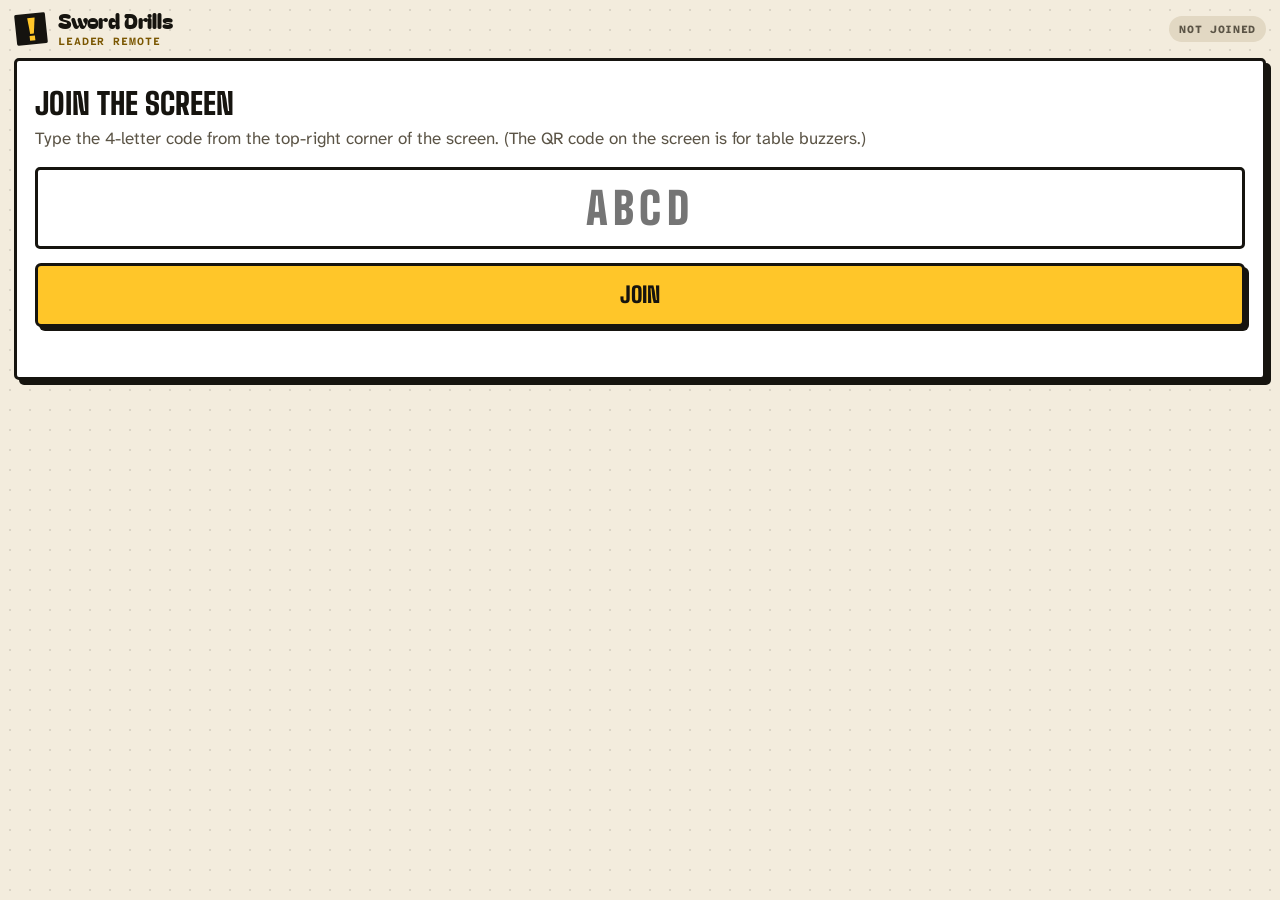
<file: sword-drills/controller/index.html>
<!DOCTYPE html>
<html lang="en">
<head>
  <meta charset="utf-8">
  <meta name="viewport" content="width=device-width, initial-scale=1, viewport-fit=cover">
  <meta name="theme-color" content="#F3ECDD">
  <meta name="apple-mobile-web-app-capable" content="yes">
  <title>Sword Drills · Leader remote · Charge! Games</title>
  <link rel="icon" type="image/png" sizes="32x32" href="../../assets/favicon-32.png">
  <link rel="icon" type="image/svg+xml" href="../../assets/favicon.svg">
  <link rel="apple-touch-icon" href="../../assets/apple-touch-icon.png">
  <link rel="preconnect" href="https://fonts.googleapis.com">
  <link rel="preconnect" href="https://fonts.gstatic.com" crossorigin>
  <link rel="stylesheet" href="https://fonts.googleapis.com/css2?family=Atkinson+Hyperlegible+Mono:wght@500;700;800&family=Atkinson+Hyperlegible+Next:wght@400;500;700;800&family=Bagel+Fat+One&family=Big+Shoulders:opsz,wght@10..72,600..900&display=swap">
  <link rel="stylesheet" href="../../shared/charge-core.css">
  <!-- Sword Drills leader remote (the leader's phone), built on ../../shared/charge-core.js. Joins the screen (../) by 4-letter room code or QR (?room=CODE).
       Sends commands only; the screen keeps the scores. No service worker, no sign-in, no names. -->
  <style>
    :root { --cg-lead-bg: var(--cg-ink); --cg-lead-ink: var(--cg-acc); }   /* leading table on the light remote: ink tile (a skin may override) */
    * { box-sizing: border-box; -webkit-tap-highlight-color: transparent; }
    html, body { margin: 0; background: var(--cg-paper); }
    body { min-height: 100vh; min-height: 100dvh; color: var(--cg-ink); font-family: var(--cg-font); font-size: 17px; 
      padding: calc(10px + env(safe-area-inset-top)) 14px calc(14px + env(safe-area-inset-bottom)); -webkit-user-select: none; user-select: none; }
    .mono { font-family: var(--cg-label); }
    .wide { font-family: var(--cg-disp); } .wide, .wide * { font-synthesis: none; }
    button { font: inherit; color: inherit; border: 0; touch-action: manipulation; cursor: pointer; }
    button:disabled { opacity: .38; cursor: default; }
    .hd { display: flex; align-items: center; margin-bottom: 10px; }
    .hd .mark { height: 34px; width: 34px; display: block; flex: 0 0 auto; }
    .hd .t { margin-left: 10px; padding-left: 10px; border-left: 2px solid var(--cg-acc); min-width: 0; flex: 1 1 auto; }
    .hd h1 { margin: 0; font-weight: 900; font-size: 15px; line-height: 1.05; white-space: nowrap; }
    .hd .r { font-weight: 700; font-size: 11px; letter-spacing: .1em; color: var(--cg-acc-dk); text-transform: uppercase; margin-top: 3px; white-space: nowrap; }
    .pill { margin-left: 8px; flex: 0 0 auto; font-weight: 800; font-size: 11px; letter-spacing: .06em; text-transform: uppercase; border-radius: 999px; padding: 6px 10px; background: var(--cg-paper2); color: var(--cg-slate); white-space: nowrap; }
    .pill.on { background: var(--cg-ink); color: #4ade80; } .pill.bk { background: var(--cg-ink); color: var(--cg-gold); } .pill.off { background: var(--cg-acc); color: var(--cg-ink); }
    [hidden] { display: none !important; }
    /* join */
    .card { background: #fff; border: 1px solid rgba(var(--cg-ink-rgb),.18); border-radius: calc(10px * var(--cg-round)); padding: 18px; }
    .join h2 { margin: 6px 0 6px; font-weight: 900; font-size: 26px; }
    .join p { margin: 0 0 16px; color: var(--cg-line2); line-height: 1.4; }
    .join input { width: 100%; font: 400 44px var(--cg-disp); text-align: center; letter-spacing: .12em; text-transform: uppercase; padding: 12px 6px; border: 2px solid var(--cg-ink); border-radius: calc(10px * var(--cg-round)); background: #fff; color: var(--cg-ink); }
    .join input:focus { outline: 3px solid var(--cg-acc); outline-offset: 2px; }
    .big { display: block; width: 100%; min-height: 64px; border-radius: calc(12px * var(--cg-round)); font-weight: 900; font-size: 22px; background: var(--cg-acc); color: var(--cg-ink); margin-top: 14px; }
    .err { color: var(--cg-acc-dk); font-weight: 700; margin-top: 10px; min-height: 22px; }
    /* now card */
    .now { background: var(--cg-ink); color: #fff; border-radius: calc(12px * var(--cg-round)); padding: 12px 14px 13px; }
    .now .k { font-weight: 800; font-size: 12px; letter-spacing: .1em; text-transform: uppercase; color: var(--cg-acc); white-space: nowrap; overflow: hidden; text-overflow: ellipsis; }
    .now .ref { font-weight: 900; font-size: 26px; line-height: 1.12; margin-top: 4px; min-height: 30px; }
    .now .pt { font-weight: 800; font-size: 14px; color: var(--cg-soft); margin-top: 3px; }
    .chips { display: flex; flex-wrap: wrap; margin: 8px -3px 0; }
    .chips button { flex: 1 0 30%; margin: 3px; min-height: 44px; border-radius: calc(8px * var(--cg-round)); background: var(--cg-panel2); color: #fff; font-weight: 800; font-size: 13px; padding: 4px 6px; line-height: 1.15; }
    .chips button.sel { background: var(--cg-acc); color: var(--cg-ink); }
    .chips button.got { background: var(--cg-line2); color: var(--cg-mute2); }
    .chips button.got .r { text-decoration: line-through; } .chips button .w { display: block; color: var(--cg-acc); font-weight: 900; text-decoration: none; }
    .note { margin: 6px 0 0; padding: 7px 10px; border-radius: calc(8px * var(--cg-round)); background: var(--cg-panel2); color: #fff; font-size: 13px; font-weight: 700; line-height: 1.3; }
    .acts { display: flex; margin-top: 10px; }
    .spin { flex: 2 1 0; min-height: 76px; border-radius: calc(12px * var(--cg-round)); background: var(--cg-acc); color: var(--cg-ink); font-weight: 900; font-size: 26px; }
    .wildb { flex: 1 1 0; margin-left: 8px; min-height: 76px; border-radius: calc(12px * var(--cg-round)); background: var(--cg-ink); color: var(--cg-acc); font-weight: 900; font-size: 14px; line-height: 1.15; }
    .lab { font-weight: 800; font-size: 12px; letter-spacing: .08em; text-transform: uppercase; color: var(--cg-acc-dk); margin: 14px 2px 7px; }
    .row4 { display: flex; margin: 12px -4px 0; }
    .row4 button { flex: 1 1 0; margin: 0 4px; min-height: 56px; border-radius: calc(10px * var(--cg-round)); background: #fff; border: 1.5px solid rgba(var(--cg-ink-rgb),.3); font-weight: 800; font-size: 14px; }
    .row4 button.dk { background: var(--cg-ink); color: #fff; border-color: var(--cg-ink); }
    .foot { margin-top: 10px; text-align: center; font-size: 12px; color: var(--cg-slate); font-weight: 700; }
    /* settings sheet */
    .sheet { position: fixed; inset: 0; z-index: 10; background: rgba(var(--cg-ink-rgb),.5); display: flex; align-items: flex-end; }
    .sheet .in { width: 100%; max-height: 100%; overflow-y: auto; background: var(--cg-paper); border-radius: calc(18px * var(--cg-round)) calc(18px * var(--cg-round)) 0 0; padding: 16px 16px calc(16px + env(safe-area-inset-bottom)); }
    .sheet h2 { margin: 0 0 6px; font-weight: 900; font-size: 24px; display: flex; align-items: center; }
    .sheet h2 button { margin-left: auto; font: 800 15px var(--cg-font); background: var(--cg-ink); color: #fff; border-radius: calc(10px * var(--cg-round)); padding: 10px 16px; min-height: 44px; }
    .sr { padding: 12px 0; border-top: 1px solid rgba(var(--cg-ink-rgb),.15); }
    .sr .n { font-weight: 800; font-size: 15px; } .sr .h { font-size: 13px; color: var(--cg-slate); margin-top: 2px; }
    .seg { display: flex; margin-top: 8px; background: #fff; border: 1.5px solid var(--cg-ink); border-radius: calc(10px * var(--cg-round)); overflow: hidden; }
    .seg button { flex: 1 1 0; min-height: 50px; font-weight: 800; font-size: 16px; background: #fff; }
    .seg button + button { border-left: 1.5px solid var(--cg-ink); }
    .seg button.sel { background: var(--cg-acc); }
    .seg.dim { opacity: .4; }
    .tgrid { display: grid; grid-template-columns: 1fr 1fr; gap: 8px; margin-top: 8px; }
    .tgrid button { min-height: 50px; padding: 6px 8px; font-weight: 800; font-size: 16px; background: #fff; color: var(--cg-ink); border: 1.5px solid var(--cg-ink); border-radius: calc(10px * var(--cg-round)); }
    .tgrid button.any { grid-column: 1 / -1; }
    .tgrid button.sel { background: var(--cg-acc); box-shadow: inset 0 0 0 2px var(--cg-ink); }
    .tgrid button.sel:before { content: "\2713  "; }
    .themeb { display: flex; align-items: center; justify-content: space-between; gap: 10px; width: 100%; margin-top: 10px; min-height: 52px; padding: 8px 14px; background: #fff; color: var(--cg-ink); border: 1.5px solid var(--cg-ink); border-radius: calc(12px * var(--cg-round)); font-weight: 800; font-size: 16px; text-align: left; }
    .themeb small { display: block; font-size: 11px; font-weight: 800; letter-spacing: .1em; text-transform: uppercase; opacity: .7; }
    .themeb .go { flex: 0 0 auto; background: var(--cg-acc); border: 1.5px solid var(--cg-ink); border-radius: calc(8px * var(--cg-round)); padding: 6px 12px; font-size: 14px; }
    .danger { width: 100%; min-height: 52px; margin-top: 8px; border-radius: calc(10px * var(--cg-round)); background: #fff; border: 2px solid #C8213D !important; color: #C8213D; font-weight: 900; font-size: 16px; }
    .danger.arm { background: #C8213D; color: #fff; }
    .link { background: none; color: var(--cg-acc-dk); font-weight: 800; font-size: 14px; text-decoration: underline; min-height: 44px; padding: 0; }
      .nreq { margin-left: 8px; flex: 0 0 auto; position: relative; min-height: 34px; padding: 0 10px; border-radius: 999px; background: #fff; border: 1.5px solid var(--cg-ink); font-weight: 800; font-size: 12px; }
    .nreq .bdg { position: absolute; top: -7px; right: -7px; min-width: 20px; height: 20px; border-radius: calc(10px * var(--cg-round)); background: #F43F5E; color: #fff; font-size: 12px; line-height: 20px; padding: 0 5px; }
    .rq { display: flex; flex-wrap: wrap; align-items: center; padding: 10px 0; border-top: 1px solid rgba(var(--cg-ink-rgb),.15); }
    .rq .who { flex: 1 1 100%; font-size: 13px; font-weight: 700; color: var(--cg-slate); }
    .rq input { flex: 1 1 auto; min-width: 0; margin-top: 6px; min-height: 48px; font: 700 18px var(--cg-font); padding: 0 12px; border: 2px solid var(--cg-ink); border-radius: calc(10px * var(--cg-round)); background: #fff; color: var(--cg-ink); }
    .rq .bt { display: flex; flex: 1 1 100%; margin: 8px -4px 0; }
    .rq .bt button { flex: 1 1 0; margin: 0 4px; min-height: 48px; border-radius: calc(10px * var(--cg-round)); font-weight: 900; font-size: 15px; color: #fff; }
    .rq .ap { background: #15803D; } .rq .rj { background: #BE123C; }
    .empty { padding: 14px 0; color: var(--cg-slate); font-weight: 600; line-height: 1.4; }
    .tjoin { margin-top: 6px; padding: 10px 12px; border-radius: calc(10px * var(--cg-round)); background: #fff; border: 1px dashed rgba(var(--cg-ink-rgb),.35); font-size: 13px; line-height: 1.4; color: var(--cg-ink); word-break: break-all; }
  </style>
  <link rel="stylesheet" href="../../shared/charge-remote.css">
</head>
<body class="cg-remote">
  <div class="hd">
    <a href="../../" aria-label="Charge! Games home" data-cg-home-mark><svg class="mark" data-cg-logo="light" viewBox="0 0 64 64" role="img" aria-label="Charge! Games"><rect x="3" y="3" width="58" height="58" rx="3" fill="#15130F"/><path d="M27 11h14l-4.5 30h-7z" fill="#FFC629"/><rect x="28" y="45" width="10" height="9" fill="#FFC629"/></svg></a>
    <div class="t"><h1 class="wide">Sword Drills</h1><div class="r mono" id="room">Leader remote</div></div>
    <button class="nreq" id="b-req" hidden>Names<span class="bdg" id="reqn" hidden>0</span></button>
    <div class="pill mono" id="pill">Not joined</div>
  </div>

  <section class="join" id="v-join">
    <div class="card">
      <h2 class="wide">Join the screen</h2>
      <p>Type the 4-letter code from the top-right corner of the screen. (The QR code on the screen is for table buzzers.)</p>
      <form id="jf" autocomplete="off"><input id="ci" maxlength="4" inputmode="text" autocapitalize="characters" spellcheck="false" placeholder="ABCD" aria-label="Room code">
      <button class="big wide" type="submit">Join</button></form>
      <div class="err" id="jerr"></div>
    </div>
  </section>

  <section id="v-main" hidden>
    <div class="now">
      <div class="k mono" id="nk">Classic</div>
      <div class="ref wide" id="nref">Waiting for the screen…</div>
      <div class="pt" id="npt"></div>
      <div class="chips" id="chips" hidden></div>
      <div class="note" id="wnote" role="status" hidden></div>
    </div>
    <button class="themeb" id="b-theme" hidden><span><small>Theme</small><span id="themen">Surprise me</span></span><span class="go">Change</span></button>
    <div id="buzz" hidden></div>
    <div class="acts">
      <button class="spin wide" id="b-spin" data-a="sd.spin">SPIN</button>
      <button class="wildb wide" id="b-wild" data-a="sd.wild">WILD<br>CARD</button>
    </div>
    <div class="lab mono" id="tlab">Tables</div>
    <div id="picker"></div>
    <div class="row4">
      <button data-a="sd.view" data-v="rules">Rules</button><button data-a="sd.view" data-v="scores">Scores</button><button id="b-undo" data-a="core.undo">Undo</button><button class="dk" id="b-set">Settings</button>
    </div>
    <div class="foot mono" id="foot"></div>
  </section>

  <div class="sheet" id="sheet" hidden>
    <div class="in">
      <h2 class="wide">Settings <button id="b-done">Done</button></h2>
      <div class="sr"><div class="n">Game mode</div><div class="h">Classic: any verse. Themed: one theme, a few verses per round.</div>
        <div class="seg" id="s-mode"><button data-v="classic">Classic</button><button data-v="themed">Themed</button></div></div>
      <div class="sr" id="sr-theme" hidden><div class="n">Theme</div><div class="h">Pick the theme for Themed rounds. Picking one switches to Themed; the next spin uses it. Surprise me = a new theme each round.</div>
        <div class="tgrid" id="s-theme"></div></div>
      <div class="sr"><div class="n">Verses per themed round</div>
        <div class="seg" id="s-per"><button data-v="2">2</button><button data-v="3">3</button><button data-v="4">4</button></div></div>
      <div class="sr"><div class="n">End with a Wildcard round</div><div class="h">The Wildcard becomes the final round, then the screen shows final scores.</div>
        <div class="seg" id="s-final"><button data-v="0">Off</button><button data-v="1">On</button></div></div>
      <div id="coresheet"></div>
    </div>
  </div>

  <div class="sheet" id="rsheet" hidden>
    <div class="in">
      <h2 class="wide">Name requests <button id="r-done">Done</button></h2>
      <div class="h" style="font-size:13px;color:#4D5874">Names a table sends show on the screen only after you approve them. Edit before approving if you like (up to 20 characters).</div>
      <div id="rlist"></div>
      <div class="tjoin" id="tjoin"></div>
    </div>
  </div>

<script src="../../shared/vendor/peerjs.min.js"></script>
<script src="../../shared/charge-core.js?v=20261004"></script>
<script>
(function () {
  "use strict";
  var GAME = "sworddrills", RKEY = Charge.NS + ":sworddrills:room";
  var $ = function (id) { return document.getElementById(id); }, esc = Charge.esc;
  var st = null, sel = -1, noteT = null, lastAw = null;

  var R = Charge.remote({
    game: GAME,
    onState: function (s) { st = s; $("foot").textContent = ""; render(); },
    onStatus: function (k, txt) { $("pill").className = "pill mono " + (k === "on" ? "on" : k === "backup" ? "bk" : k === "off" ? "off" : ""); $("pill").textContent = txt; },
    onNotFound: function () { $("foot").textContent = "Screen not found yet. Check the code on the screen."; },
    onLeave: leave
  });
  var picker = Charge.picker($("picker"), { onPick: function (t) {
    var sp = st && st.spin; if (!sp) return;
    R.send("core.buzz", { team: t, slot: sp.kind === "wild" ? sel : null }); $("wnote").hidden = true;
  } });
  var buzzP = Charge.buzzPanel($("buzz"), R);
  var coreS = Charge.coreSheet($("coresheet"), R, { onLeave: leave, onReset: function () { $("sheet").hidden = true; }, onRelease: function () { $("sheet").hidden = true; } });

  function join(code) {
    localStorage.setItem(RKEY, code); $("room").textContent = "Room " + code;
    $("v-join").hidden = true; $("v-main").hidden = false; $("b-req").hidden = false;
    st = null; render(); R.join(code); Charge.wake();
  }
  function leave() {
    localStorage.removeItem(RKEY); R.leave(); st = null;
    $("v-main").hidden = true; $("v-join").hidden = false; $("sheet").hidden = true; $("rsheet").hidden = true; $("b-req").hidden = true; $("room").textContent = "Leader remote";
  }
  function label(i) { return Charge.label(st.core, i); }
  function openKey(sp) {
    if (!sp || sp.status !== "landed") return null;
    if (sp.kind === "std") return sp.to === null ? sp.id : null;
    return sel >= 0 && sp.awards[sel] === null ? sp.id + ":" + sel : null;
  }
  function note(t) { var n = $("wnote"); n.textContent = t; n.hidden = false; clearTimeout(noteT); noteT = setTimeout(function () { n.hidden = true; }, 4000); }

  /* ---------- render ---------- */
  function render() {
    var ok = !!st && R.ok(), sp = st && st.spin, T = st && st.core;
    var landed = sp && sp.status === "landed", wild = sp && sp.kind === "wild";
    if (!st) { $("nk").textContent = "Room " + R.room(); $("nref").textContent = "Waiting for the screen…"; $("npt").textContent = ""; }
    else {
      $("nk").textContent = wild ? "Wildcard" + (sp.final ? " · final round" : "") + " · " + sp.count + " verse" + (sp.count > 1 ? "s" : "")
        : st.mode === "themed" ? "Themed" + (sp && sp.theme ? " · " + sp.theme + " · " + sp.rn + " of " + sp.per : " · " + (st.theme >= 0 && st.themes ? st.themes[st.theme] + " · " : "") + st.per + " per round") : "Classic";
      if (!sp) { $("nref").textContent = "Ready. Tap SPIN."; $("npt").textContent = ""; }
      else if (!landed) { $("nref").textContent = "Spinning…"; $("npt").textContent = "Bibles closed, held up"; }
      else if (wild) { var left = sp.awards.filter(function (a) { return a === null; }).length;
        $("nref").textContent = left ? sp.pts + " per verse" : "All verses awarded"; $("npt").textContent = left ? left + " left · pick a verse, then the table that buzzed in" : (st.finished ? "Final scores are on the screen" : "Spin or start another round"); }
      else { $("nref").textContent = sp.ref; $("npt").textContent = (sp.bonus ? "BONUS · " : "") + sp.pts + " points" + (sp.to !== null ? " · " + label(sp.to) + " got it" : ""); }
    }
    // wildcard verse chips
    var ch = $("chips"), B = T ? T.buzz : null;
    if (wild && landed) {
      if (lastAw && lastAw.id === sp.id) sp.awards.forEach(function (x, i) { if (x === null && lastAw.a[i] !== null) sel = i; });   // undone verse: select it again
      lastAw = { id: sp.id, a: sp.awards.slice() };
      if (B.team !== null && B.slot != null && String(B.q).split(":")[0] === sp.id) sel = B.slot;   // a buzz is waiting: stay on its verse
      if (sel < 0 || sel >= sp.count || sp.awards[sel] !== null) sel = sp.awards.indexOf(null);
      var h = ""; sp.refs.forEach(function (r, i) { var a = sp.awards[i];
        h += '<button data-slot="' + i + '" class="' + (a !== null ? "got" : i === sel ? "sel" : "") + '"' + (a !== null ? ' aria-disabled="true"' : "") + '><span class="r">' + (i + 1) + ". " + esc(r) + "</span>" + (a !== null ? '<span class="w">' + esc(label(a)) + "</span>" : "") + "</button>"; });
      if (ch.getAttribute("data-h") !== h) { ch.innerHTML = h; ch.setAttribute("data-h", h); }
      ch.hidden = false;
    } else { ch.hidden = true; ch.innerHTML = ""; ch.removeAttribute("data-h"); sel = -1; $("wnote").hidden = true; }
    var q = st ? openKey(sp) : null, pending = q && B && B.team !== null && B.q === q;
    if (T) {
      buzzP.render(T, { open: ok ? q : null, pts: sp ? sp.pts : 0, what: wild ? "verse " + (sel + 1) : "" });
      picker.render(T, { disabled: !ok || !q, locked: q ? (T.locked[q] || []) : [], buzz: pending ? B.team : null,
        badge: function (i) { if (!wild || !landed) return ""; var vv = []; sp.awards.forEach(function (a, j) { if (a === i) vv.push(j + 1); }); return vv.length ? '<span class="vv">' + (vv.length > 1 ? "Verses " : "Verse ") + vv.join(" + ") + "</span>" : ""; } });
      coreS.render(T, ok);
      renderReq(T);
    }
    $("tlab").textContent = !st ? "Tables" : pending ? "Wrong table? Tap the one that buzzed in" : q ? "Tap the table that buzzed in first · +" + sp.pts + (wild ? " (verse " + (sel + 1) + ")" : "") : landed && !wild ? "Awarded. Undo to change it." : "Tables";
    $("b-spin").disabled = !ok || (sp && !landed) || (st && st.busy);
    $("b-wild").disabled = !ok || (sp && !landed) || (st && st.busy);
    $("b-undo").disabled = !ok || !T.canUndo;
    [].forEach.call(document.querySelectorAll(".row4 [data-a]"), function (b) { if (b.id !== "b-undo") b.disabled = !ok; });
    if (st) { segSel("s-mode", st.mode); segSel("s-per", String(st.per)); segSel("s-final", st.finalWild ? "1" : "0"); $("s-per").classList.toggle("dim", st.mode !== "themed"); renderThemes(); }
  }
  // theme picker: a grid in Settings, plus a "Theme · Change" button on the main view in Themed mode
  function renderThemes() {
    var names = st && st.themes, g = $("s-theme"), cur = st && st.theme >= 0 ? st.theme : -1;
    $("sr-theme").hidden = !names; $("b-theme").hidden = !names || st.mode !== "themed";
    if (!names) return;
    var key = names.join("|");
    if (g.getAttribute("data-k") !== key) {
      g.innerHTML = '<button class="any" data-v="-1">Surprise me</button>' + names.map(function (n, i) { return '<button data-v="' + i + '">' + esc(n) + "</button>"; }).join("");
      g.setAttribute("data-k", key);
    }
    [].forEach.call(g.children, function (b) { var on = +b.getAttribute("data-v") === cur; b.classList.toggle("sel", on); b.setAttribute("aria-pressed", on ? "true" : "false"); b.disabled = !R.ok(); });
    $("themen").textContent = cur >= 0 ? names[cur] : "Surprise me (new theme each round)";
  }
  function renderReq(T) {
    var rq = T.requests || [], n = rq.length;
    $("reqn").hidden = !n; $("reqn").textContent = n;
    $("b-req").setAttribute("aria-label", n ? n + " name request" + (n > 1 ? "s" : "") : "Name requests");
    var h = rq.length ? "" : '<div class="empty">No name requests right now.</div>';
    rq.forEach(function (r) { h += '<div class="rq" data-id="' + esc(r.id) + '"><div class="who">' + esc(Charge.label({ names: [], word: T.word }, r.team)) + (T.names[r.team] ? " (now “" + esc(T.names[r.team]) + "”)" : "") + " wants:</div>" +
      '<input maxlength="' + Charge.NAME_MAX + '" value="' + esc(r.name) + '" aria-label="Name for ' + esc(Charge.label({ names: [], word: T.word }, r.team)) + '" autocomplete="off"><div class="bt"><button class="ap" data-r="ap">Approve</button><button class="rj" data-r="rj">Reject</button></div></div>'; });
    var key = rq.map(function (r) { return r.id; }).join(",");
    if ($("rlist").getAttribute("data-k") !== key) { $("rlist").innerHTML = h; $("rlist").setAttribute("data-k", key); }   // keep edits while typing
    $("tjoin").innerHTML = "Tables can send a name and buzz in from <b>" + esc(new URL("../table/", location.href).href.replace(/^https?:\/\//, "")) + "</b> with room code <b>" + esc(R.room()) + "</b>.";
  }
  function segSel(id, v) { [].forEach.call($(id).children, function (b) { b.classList.toggle("sel", b.getAttribute("data-v") === v); b.disabled = !R.ok(); }); }

  /* ---------- input ---------- */
  document.addEventListener("click", function (e) {
    var b = e.target.closest("button"); if (!b || b.disabled || !b.isConnected) return;   // a shared piece may have re-rendered it already
    if (b.closest("#coresheet") || b.closest("#picker") || b.closest("#buzz")) return;   // shared pieces handle their own taps
    var a = b.getAttribute("data-a");
    if (a) { R.send(a, a === "sd.view" ? { v: b.getAttribute("data-v") } : null); return; }
    if (b.hasAttribute("data-slot")) {
      var i = +b.getAttribute("data-slot"), w = st && st.spin, B = st && st.core.buzz;
      if (w && w.awards[i] !== null) { note("Verse " + (i + 1) + " already went to " + label(w.awards[i]) + ". Tap Undo to change it."); return; }
      if (B && B.team !== null && String(B.q).split(":")[0] === w.id && B.slot !== i) { note("Judge " + label(B.team) + " first: Correct or Wrong."); return; }
      sel = i; $("wnote").hidden = true; render(); return;
    }
    if (b.hasAttribute("data-r")) {
      var row = b.closest(".rq"), id = row.getAttribute("data-id");
      if (b.getAttribute("data-r") === "ap") R.send("core.approve", { id: id, name: Charge.cleanName(row.querySelector("input").value) });
      else R.send("core.reject", { id: id });
      b.disabled = true; return;
    }
    var g = b.parentNode.id, v = b.getAttribute("data-v");
    if (g === "s-theme") { R.send("sd.theme", { ti: +v }); return; }
    if (b.id === "b-theme" || b.closest("#b-theme")) { $("sheet").hidden = false; $("sr-theme").scrollIntoView({ block: "start" }); return; }
    if (g === "s-mode") R.send("sd.mode", { mode: v }); else if (g === "s-per") R.send("sd.per", { n: +v }); else if (g === "s-final") R.send("sd.final", { on: v === "1" });
    else if (b.id === "b-set") $("sheet").hidden = false; else if (b.id === "b-done") $("sheet").hidden = true;
    else if (b.id === "b-req") $("rsheet").hidden = false; else if (b.id === "r-done") $("rsheet").hidden = true;
  });
  ["sheet", "rsheet"].forEach(function (id) { $(id).addEventListener("click", function (e) { if (e.target === $(id)) $(id).hidden = true; }); });
  $("jf").addEventListener("submit", function (e) {
    e.preventDefault(); var c = Charge.normCode($("ci").value);
    if (!c) { $("jerr").textContent = "Enter the 4 letters shown on the screen."; return; }
    $("jerr").textContent = ""; $("ci").blur(); join(c);
  });
  document.addEventListener("touchend", Charge.wake, { passive: true });
  setInterval(render, 3000);

  window.SDCtrl = { state: function () { return st; }, ok: R.ok, via: R.via, remote: R };  // for tests
  var q = Charge.normCode(new URLSearchParams(location.search).get("room")), saved = Charge.normCode(localStorage.getItem(RKEY));
  if (q || saved) join(q || saved);
})();
</script>
</body>
</html>
</file>
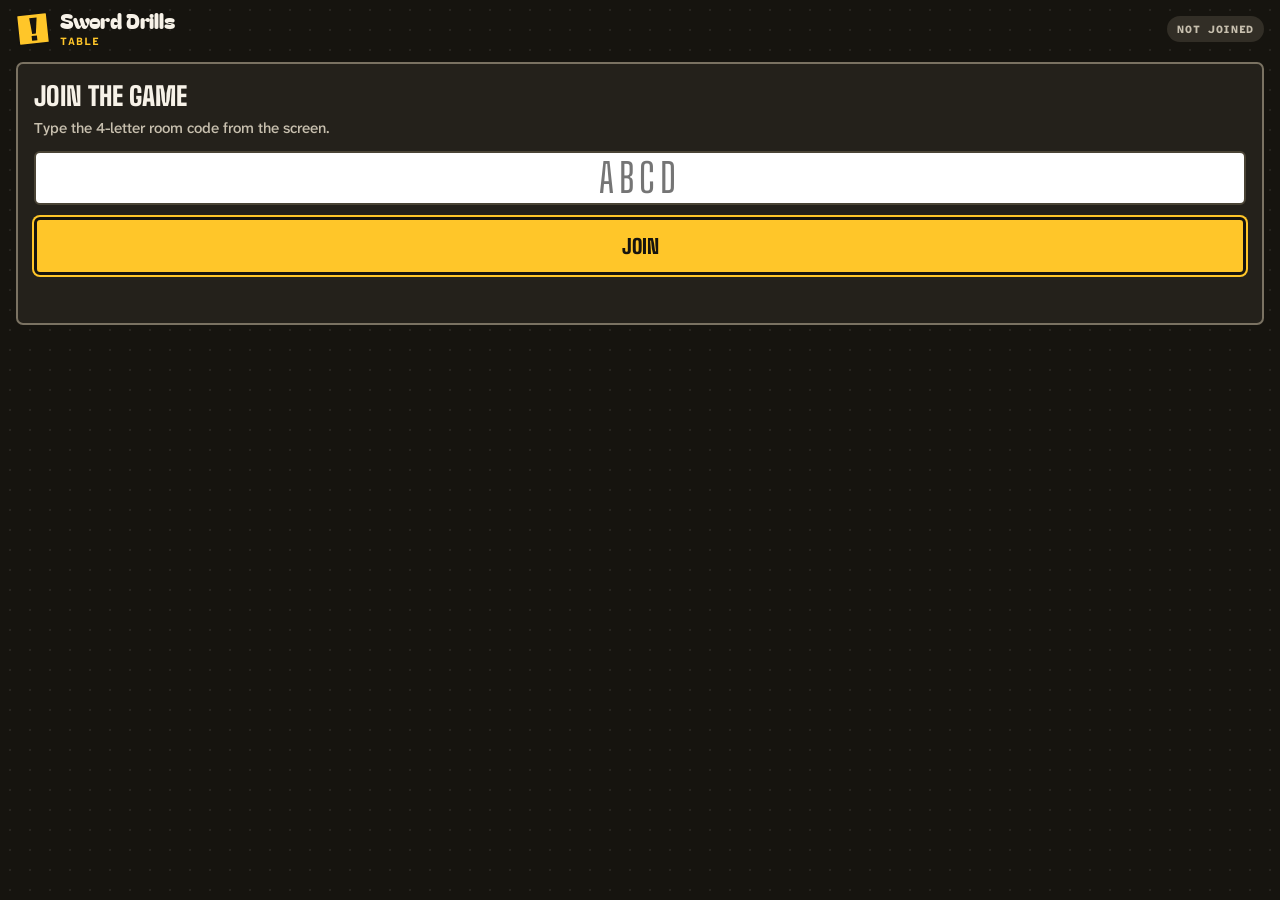
<file: sword-drills/table/index.html>
<!DOCTYPE html>
<html lang="en">
<head>
  <meta charset="utf-8">
  <meta name="viewport" content="width=device-width, initial-scale=1, viewport-fit=cover">
  <meta name="theme-color" content="#16140F">
  <title>Sword Drills · Table · Charge! Games</title>
  <link rel="icon" type="image/png" sizes="32x32" href="../../assets/favicon-32.png">
  <link rel="icon" type="image/svg+xml" href="../../assets/favicon.svg">
  <link rel="apple-touch-icon" href="../../assets/apple-touch-icon.png">
  <link rel="preconnect" href="https://fonts.googleapis.com">
  <link rel="preconnect" href="https://fonts.gstatic.com" crossorigin>
  <link rel="stylesheet" href="https://fonts.googleapis.com/css2?family=Atkinson+Hyperlegible+Mono:wght@500;700;800&family=Atkinson+Hyperlegible+Next:wght@400;500;700;800&family=Bagel+Fat+One&family=Big+Shoulders:opsz,wght@10..72,600..900&display=swap">
  <link rel="stylesheet" href="../../shared/charge-core.css">
  <!-- Sword Drills table device (role "player"): one per table, optional. Sends a team name (the leader approves it) and buzzes in.
       Built on ../../shared/charge-core.js. No sign-in; nothing personal is sent. -->
  <style>
    * { box-sizing: border-box; -webkit-tap-highlight-color: transparent; }
    html, body { margin: 0; background: var(--cg-ink); }
    body { min-height: 100vh; min-height: 100dvh; color: var(--cg-text); font: 500 17px var(--cg-font);
      padding: calc(10px + env(safe-area-inset-top)) 16px calc(16px + env(safe-area-inset-bottom)); -webkit-user-select: none; user-select: none; }
    .wide { font-family: var(--cg-disp); font-weight: 400; font-synthesis: none; }
    .mono { font-family: var(--cg-label); }
    button { font: inherit; color: inherit; border: 0; touch-action: manipulation; cursor: pointer; }
    button:disabled { opacity: .4; cursor: default; }
    [hidden] { display: none !important; }
    .hd { display: flex; align-items: center; margin-bottom: 14px; }
    .hd .mark { width: 34px; height: 34px; display: block; flex: 0 0 auto; }
    .hd .t { margin-left: 10px; flex: 1 1 auto; min-width: 0; }
    .hd h1 { margin: 0; font-size: 16px; line-height: 1.05; }
    .hd .r { font-weight: 700; font-size: 11px; letter-spacing: .1em; color: var(--cg-acc); text-transform: uppercase; margin-top: 3px; }
    .pill { flex: 0 0 auto; font-weight: 800; font-size: 11px; letter-spacing: .06em; text-transform: uppercase; border-radius: 999px; padding: 6px 10px; background: var(--cg-panel2); color: var(--cg-mute2); }
    .pill.on { color: #4ade80; } .pill.bk { color: var(--cg-gold); } .pill.off { background: var(--cg-gold); color: var(--cg-ink); }
    .card { background: var(--cg-panel); border: 1px solid var(--cg-line); border-radius: calc(14px * var(--cg-round)); padding: 16px; margin-bottom: 12px; }
    h2 { margin: 0 0 6px; font-size: 22px; }
    p { margin: 0 0 12px; color: var(--cg-mute2); line-height: 1.4; font-size: 15px; }
    input { width: 100%; min-height: 54px; font: 700 20px var(--cg-font); padding: 0 14px; border: 2px solid var(--cg-line); border-radius: calc(12px * var(--cg-round)); background: #fff; color: var(--cg-ink); }
    input.code { font: 400 40px var(--cg-disp); text-align: center; letter-spacing: .12em; text-transform: uppercase; }
    input:focus { outline: 3px solid var(--cg-acc); outline-offset: 2px; }
    .big { display: block; width: 100%; min-height: 58px; margin-top: 12px; border-radius: calc(12px * var(--cg-round)); background: var(--cg-acc); color: var(--cg-ink); font: 400 20px var(--cg-disp); }
    .err { color: #FF8FA3; font-weight: 700; margin-top: 10px; min-height: 22px; font-size: 15px; }
    .nums { display: grid; grid-template-columns: repeat(5, 1fr); gap: 8px; max-height: 50vh; overflow-y: auto; }
    .nums button { min-height: 54px; border-radius: calc(10px * var(--cg-round)); background: var(--cg-panel2); color: #fff; font: 400 20px var(--cg-disp); }
    .me { display: flex; align-items: center; }
    .me .nm { flex: 1 1 auto; min-width: 0; }
    .me .nm b { display: block; font: 400 26px var(--cg-disp); line-height: 1.1; overflow: hidden; text-overflow: ellipsis; white-space: nowrap; }
    .me .nm span { font-size: 13px; color: var(--cg-mute2); font-weight: 700; }
    .me .sc { font: 400 30px var(--cg-disp); color: var(--cg-gold); margin-left: 10px; }
    .chg { background: none; color: var(--cg-acc); font-weight: 800; font-size: 14px; text-decoration: underline; min-height: 44px; padding: 0; margin-top: 4px; }
    .ns { margin-top: 10px; border-radius: calc(10px * var(--cg-round)); padding: 10px 12px; font-weight: 700; font-size: 15px; line-height: 1.35; }
    .ns.wait { background: rgba(var(--cg-gold-rgb),.14); color: var(--cg-gold-lt); border: 1px solid rgba(var(--cg-gold-rgb),.4); }
    .ns.no { background: rgba(244,63,94,.14); color: #FF8FA3; border: 1px solid rgba(244,63,94,.45); }
    .ns.ok { background: rgba(34,197,94,.14); color: #86EFAC; border: 1px solid rgba(34,197,94,.4); }
    .row { display: flex; } .row input { border-radius: calc(12px * var(--cg-round)) 0 0 calc(12px * var(--cg-round)); } .row button { flex: 0 0 auto; min-height: 54px; padding: 0 16px; border-radius: 0 calc(12px * var(--cg-round)) calc(12px * var(--cg-round)) 0; background: var(--cg-acc); color: var(--cg-ink); font-weight: 900; }
    .bz { display: flex; flex-direction: column; align-items: center; justify-content: center; width: 100%; min-height: 220px; border-radius: calc(26px * var(--cg-round)); background: var(--cg-acc); color: var(--cg-ink); font: 400 54px var(--cg-disp); box-shadow: 0 10px 0 var(--cg-acc-dk); }
    .bz small { font: 800 15px var(--cg-font); margin-top: 6px; }
    .bz:active:not(:disabled) { transform: translateY(6px); box-shadow: 0 4px 0 var(--cg-acc-dk); }
    .bz.mine, .bz.mine:disabled { color: var(--cg-ink); background: var(--cg-gold); box-shadow: 0 10px 0 var(--cg-gold-dk); }
    .bz:disabled { opacity: 1; background: var(--cg-panel2); color: var(--cg-mute); box-shadow: none; }
    .q { text-align: center; margin: 12px 0 4px; font-weight: 800; color: var(--cg-mute2); }
  </style>
  <link rel="stylesheet" href="../../shared/charge-remote.css">
</head>
<body class="cg-table">
  <div class="hd">
    <svg class="mark" data-cg-logo="dark" viewBox="0 0 64 64" aria-hidden="true"><rect x="3" y="3" width="58" height="58" rx="3" fill="#FFC629" stroke="#15130F" stroke-width="4"/><path d="M27 11h14l-4.5 30h-7z" fill="#15130F"/><rect x="28" y="45" width="10" height="9" fill="#15130F"/></svg>
    <div class="t"><h1 class="wide">Sword Drills</h1><div class="r mono" id="room">Table</div></div>
    <div class="pill mono" id="pill">Not joined</div>
  </div>

  <section id="v-join" class="card">
    <h2 class="wide">Join the game</h2>
    <p>Type the 4-letter room code from the screen.</p>
    <form id="jf" autocomplete="off"><input class="code" id="ci" maxlength="4" autocapitalize="characters" spellcheck="false" placeholder="ABCD" aria-label="Room code"><button class="big" type="submit">Join</button></form>
    <div class="err" id="jerr"></div>
  </section>

  <section id="v-pick" class="card" hidden>
    <h2 class="wide">Which table are you?</h2>
    <p>Use the number your leader gave your table.</p>
    <div class="nums" id="nums"></div>
  </section>

  <section id="v-main" hidden>
    <div class="card">
      <div class="me"><div class="nm"><b id="myname">Table 1</b><span id="mysub">Table 1</span></div><div class="sc" id="myscore">0</div></div>
      <div class="ns" id="nstat" hidden></div>
      <form id="nf" autocomplete="off" style="margin-top:10px"><div class="row"><input id="ni" maxlength="20" placeholder="Team name (optional)" aria-label="Team name" enterkeyhint="send"><button type="submit">Send</button></div></form>
      <button class="chg" id="b-chg">Not this table? Change table</button>
    </div>
    <button class="bz" id="bz" disabled>BUZZ<small id="bzs">Wait for the spin</small></button>
    <div class="q" id="qline"></div>
  </section>

<script src="../../shared/vendor/peerjs.min.js"></script>
<script src="../../shared/charge-core.js?v=20261004"></script>
<script>
(function () {
  "use strict";
  var GAME = "sworddrills", KEY = Charge.NS + ":sworddrills:table";
  var $ = function (id) { return document.getElementById(id); };
  var saved = {}; try { saved = JSON.parse(localStorage.getItem(KEY)) || {}; } catch (e) {}
  var st = null, me = saved.team == null ? null : saved.team, asked = saved.asked || "", room = "";
  var R = Charge.remote({
    game: GAME, role: "player",
    onState: function (s) { st = s; render(); },
    onStatus: function (k, txt) { $("pill").className = "pill mono " + (k === "on" ? "on" : k === "backup" ? "bk" : k === "off" ? "off" : ""); $("pill").textContent = txt; }
  });
  function keep() { localStorage.setItem(KEY, JSON.stringify({ room: room, team: me, asked: asked })); }
  function join(c) { room = c; keep(); $("room").textContent = "Room " + c; $("v-join").hidden = true; R.join(c); render(); }
  function openQ(sp) { if (!sp || sp.status !== "landed") return null; if (sp.kind === "std") return sp.to === null ? sp.id : null; var i = sp.awards.indexOf(null); return i < 0 ? null : sp.id + ":" + i; }
  function render() {
    if (!room) return;
    if (!st) { $("v-pick").hidden = true; $("v-main").hidden = true; return; }
    var T = st.core;
    if (me === null || me >= T.n) {
      $("v-pick").hidden = false; $("v-main").hidden = true;
      if ($("nums").children.length !== T.n) { var h = ""; for (var i = 0; i < T.n; i++) h += '<button data-n="' + i + '">' + (i + 1) + "</button>"; $("nums").innerHTML = h; }
      return;
    }
    $("v-pick").hidden = true; $("v-main").hidden = false;
    var def = (T.word || "Table") + " " + (me + 1), approved = (T.names[me] || "").trim(), ns = T.nameState[me];
    $("myname").textContent = approved || def; $("mysub").textContent = approved ? def : "No team name yet";
    $("myscore").textContent = T.scores[me];
    var n = $("nstat");
    if (ns === "pending") { n.className = "ns wait"; n.textContent = "Waiting for approval" + (asked ? ": “" + asked + "”" : "") + ". Until then the screen shows “" + def + "”."; n.hidden = false; }
    else if (ns === "rejected") { n.className = "ns no"; n.textContent = (asked ? "“" + asked + "” wasn't approved. " : "That name wasn't approved. ") + "Pick another name."; n.hidden = false; }
    else if (approved && asked) { n.className = "ns ok"; n.textContent = "Approved! The screen now shows “" + approved + "”" + (approved !== asked ? " (the leader edited it)." : "."); n.hidden = false; }
    else n.hidden = true;
    // buzzer
    var sp = st.spin, q = openQ(sp), B = T.buzz, locked = q ? (T.locked[q] || []) : [], bz = $("bz"), s = $("bzs");
    var ok = R.ok();
    if (!ok) { bz.disabled = true; s.textContent = "Connecting…"; bz.className = "bz"; }
    else if (!q) { bz.disabled = true; bz.className = "bz"; s.textContent = sp && sp.status !== "landed" ? "Bibles closed, held up" : "Wait for the spin"; }
    else if (B.team === me && B.q === q) { bz.disabled = true; bz.className = "bz mine"; s.textContent = "You buzzed in! Read it out loud"; }
    else if (locked.indexOf(me) >= 0) { bz.disabled = true; bz.className = "bz"; s.textContent = "Locked out for this one"; }
    else if (B.team !== null && B.q === q) { bz.disabled = true; bz.className = "bz"; s.textContent = Charge.label(T, B.team) + " buzzed in first"; }
    else { bz.disabled = false; bz.className = "bz"; s.textContent = "Found it? Tap!"; }
    $("qline").textContent = sp && sp.status === "landed" ? (sp.kind === "std" ? sp.ref : "Wildcard · " + sp.awards.filter(function (a) { return a === null; }).length + " verse(s) left") : "";
  }
  $("jf").addEventListener("submit", function (e) { e.preventDefault(); var c = Charge.normCode($("ci").value); if (!c) { $("jerr").textContent = "Enter the 4 letters shown on the screen."; return; } $("jerr").textContent = ""; $("ci").blur(); join(c); });
  $("nums").addEventListener("click", function (e) { var b = e.target.closest("button"); if (!b) return; me = +b.getAttribute("data-n"); asked = ""; keep(); render(); });
  $("b-chg").addEventListener("click", function () { me = null; asked = ""; keep(); render(); });
  $("nf").addEventListener("submit", function (e) {
    e.preventDefault(); var v = Charge.cleanName($("ni").value); if (!v || me === null) return;
    asked = v; keep(); R.send("name", { team: me, name: v }); $("ni").value = ""; $("ni").blur();
    if (st) { st.core.nameState[me] = "pending"; render(); }                  // show "waiting" right away; the screen confirms
  });
  $("bz").addEventListener("click", function () { if (me === null) return; R.send("buzz", { team: me }); $("bzs").textContent = "Sent…"; });
  document.addEventListener("touchend", Charge.wake, { passive: true });
  setInterval(render, 3000);
  window.SDTable = { state: function () { return st; }, ok: R.ok, me: function () { return me; } };   // for tests
  var q = Charge.normCode(new URLSearchParams(location.search).get("room"));
  if (q || saved.room) join(q || saved.room);
})();
</script>
</body>
</html>
</file>
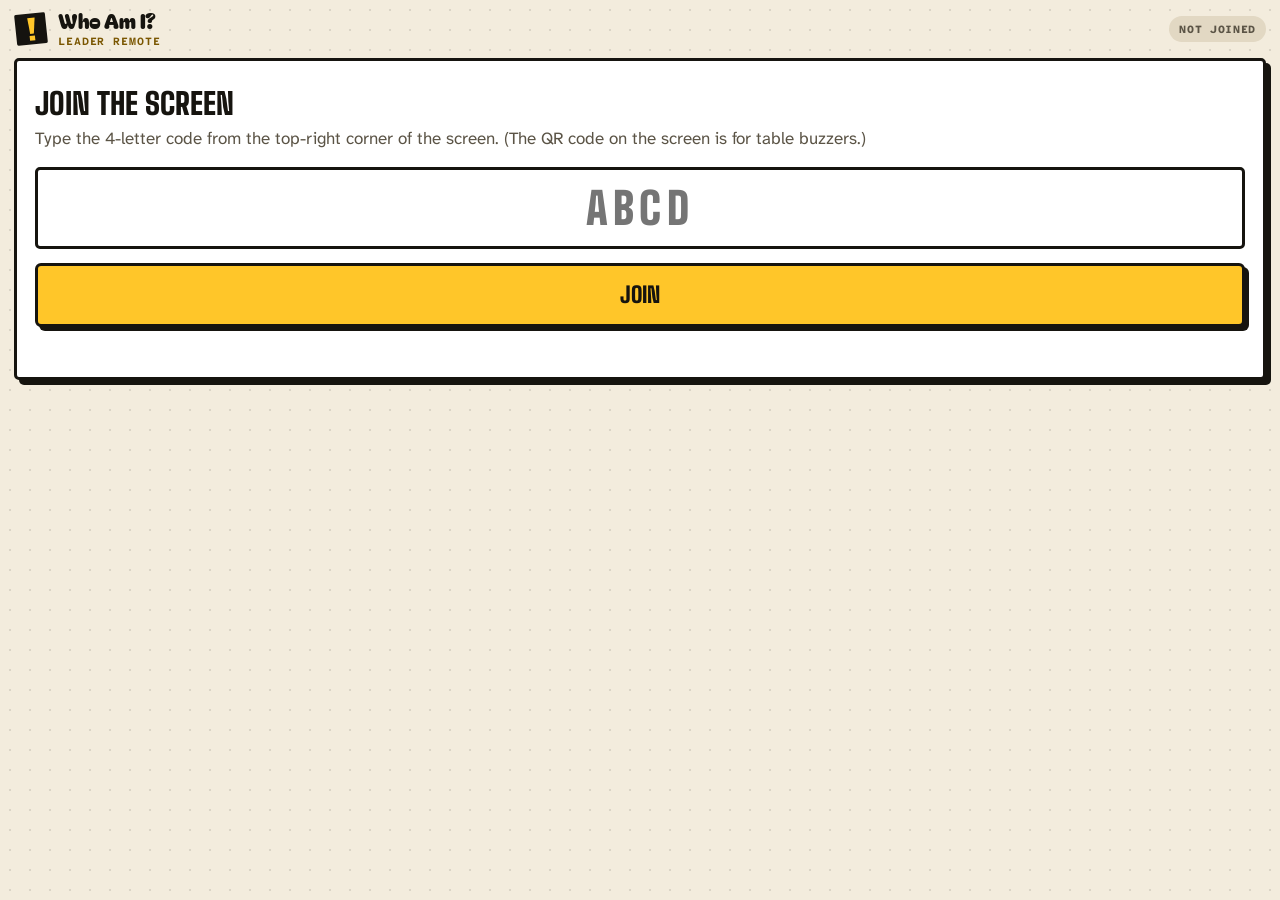
<file: who-am-i/controller/index.html>
<!DOCTYPE html>
<html lang="en">
<head>
  <meta charset="utf-8">
  <meta name="viewport" content="width=device-width, initial-scale=1, viewport-fit=cover">
  <meta name="theme-color" content="#F3ECDD">
  <meta name="apple-mobile-web-app-capable" content="yes">
  <title>Who Am I? · Leader remote · Charge! Games</title>
  <link rel="icon" type="image/png" sizes="32x32" href="../../assets/favicon-32.png">
  <link rel="icon" type="image/svg+xml" href="../../assets/favicon.svg">
  <link rel="apple-touch-icon" href="../../assets/apple-touch-icon.png">
  <link rel="preconnect" href="https://fonts.googleapis.com">
  <link rel="preconnect" href="https://fonts.gstatic.com" crossorigin>
  <link rel="stylesheet" href="https://fonts.googleapis.com/css2?family=Atkinson+Hyperlegible+Mono:wght@500;700;800&family=Atkinson+Hyperlegible+Next:wght@400;500;700;800&family=Bagel+Fat+One&family=Big+Shoulders:opsz,wght@10..72,600..900&display=swap">
  <link rel="stylesheet" href="../../shared/charge-core.css">
  <!-- Who Am I? leader remote (the leader's phone), built on ../../shared/charge-core.js. Joins the screen (../) by 4-letter room code or QR (?room=CODE).
       Sends commands only; the screen keeps the scores. The host phone sees the answer; tables never do. -->
  <style>
    :root { --cg-game: #A78BFF; --cg-game-dk: #5B3FD1; }   /* Who Am I? game color; skins fall back to their accent */
    :root { --cg-lead-bg: var(--cg-ink); --cg-lead-ink: var(--cg-acc); }   /* leading table on the light remote: ink tile (a skin may override) */
    * { box-sizing: border-box; -webkit-tap-highlight-color: transparent; }
    html, body { margin: 0; background: var(--cg-paper); }
    body { min-height: 100vh; min-height: 100dvh; color: var(--cg-ink); font-family: var(--cg-font); font-size: 17px; 
      padding: calc(10px + env(safe-area-inset-top)) 14px calc(14px + env(safe-area-inset-bottom)); -webkit-user-select: none; user-select: none; }
    .mono { font-family: var(--cg-label); }
    .wide { font-family: var(--cg-disp); } .wide, .wide * { font-synthesis: none; }
    button { font: inherit; color: inherit; border: 0; touch-action: manipulation; cursor: pointer; }
    button:disabled { opacity: .38; cursor: default; }
    .hd { display: flex; align-items: center; margin-bottom: 10px; }
    .hd .mark { height: 34px; width: 34px; display: block; flex: 0 0 auto; }
    .hd .t { margin-left: 10px; padding-left: 10px; border-left: 2px solid var(--cg-acc); min-width: 0; flex: 1 1 auto; }
    .hd h1 { margin: 0; font-weight: 900; font-size: 15px; line-height: 1.05; white-space: nowrap; }
    .hd .r { font-weight: 700; font-size: 11px; letter-spacing: .1em; color: var(--cg-acc-dk); text-transform: uppercase; margin-top: 3px; white-space: nowrap; }
    .pill { margin-left: 8px; flex: 0 0 auto; font-weight: 800; font-size: 11px; letter-spacing: .06em; text-transform: uppercase; border-radius: 999px; padding: 6px 10px; background: var(--cg-paper2); color: var(--cg-slate); white-space: nowrap; }
    .pill.on { background: var(--cg-ink); color: #4ade80; } .pill.bk { background: var(--cg-ink); color: var(--cg-gold); } .pill.off { background: var(--cg-acc); color: var(--cg-ink); }
    [hidden] { display: none !important; }
    /* join */
    .card { background: #fff; border: 1px solid rgba(var(--cg-ink-rgb),.18); border-radius: calc(10px * var(--cg-round)); padding: 18px; }
    .join h2 { margin: 6px 0 6px; font-weight: 900; font-size: 26px; }
    .join p { margin: 0 0 16px; color: var(--cg-line2); line-height: 1.4; }
    .join input { width: 100%; font: 400 44px var(--cg-disp); text-align: center; letter-spacing: .12em; text-transform: uppercase; padding: 12px 6px; border: 2px solid var(--cg-ink); border-radius: calc(10px * var(--cg-round)); background: #fff; color: var(--cg-ink); }
    .join input:focus { outline: 3px solid var(--cg-acc); outline-offset: 2px; }
    .big { display: block; width: 100%; min-height: 64px; border-radius: calc(12px * var(--cg-round)); font-weight: 900; font-size: 22px; background: var(--cg-acc); color: var(--cg-ink); margin-top: 14px; }
    .err { color: var(--cg-acc-dk); font-weight: 700; margin-top: 10px; min-height: 22px; }
    /* now card */
    .now { background: var(--cg-ink); color: #fff; border-radius: calc(12px * var(--cg-round)); padding: 12px 14px 13px; }
    .now .k { font-weight: 800; font-size: 12px; letter-spacing: .1em; text-transform: uppercase; color: var(--cg-acc); white-space: nowrap; overflow: hidden; text-overflow: ellipsis; }
    .now .ans { display: flex; align-items: baseline; margin-top: 6px; }
    .now .ans span { flex: 0 0 auto; font-weight: 800; font-size: 11px; letter-spacing: .1em; text-transform: uppercase; color: var(--cg-gold); margin-right: 8px; }
    .now .ans b { font-family: var(--cg-disp); font-weight: 400; font-size: 26px; line-height: 1.1; min-width: 0; overflow-wrap: anywhere; }
    .now .rf { font-weight: 700; font-size: 13px; color: var(--cg-soft); margin-top: 2px; }
    .now .cl { margin-top: 8px; padding: 8px 10px; border-radius: calc(8px * var(--cg-round)); background: var(--cg-panel2); font-size: 15px; font-weight: 700; line-height: 1.3; }
    .now .cl small { display: block; font-size: 11px; font-weight: 800; letter-spacing: .08em; text-transform: uppercase; color: var(--cg-acc); margin-bottom: 2px; }
    .now .pt { font-weight: 800; font-size: 14px; color: var(--cg-soft); margin-top: 6px; }
    .acts { display: flex; margin-top: 10px; }
    .go { flex: 2 1 0; min-height: 76px; border-radius: calc(12px * var(--cg-round)); background: var(--cg-acc); color: var(--cg-ink); font-weight: 900; font-size: 24px; line-height: 1.1; }
    .rev { flex: 1 1 0; margin-left: 8px; min-height: 76px; border-radius: calc(12px * var(--cg-round)); background: var(--cg-ink); color: var(--cg-gold); font-weight: 900; font-size: 14px; line-height: 1.15; }
    .lab { font-weight: 800; font-size: 12px; letter-spacing: .08em; text-transform: uppercase; color: var(--cg-acc-dk); margin: 14px 2px 7px; }
    .row4 { display: flex; margin: 12px -4px 0; }
    .row4 button { flex: 1 1 0; margin: 0 4px; min-height: 56px; border-radius: calc(10px * var(--cg-round)); background: #fff; border: 1.5px solid rgba(var(--cg-ink-rgb),.3); font-weight: 800; font-size: 14px; }
    .row4 button.dk { background: var(--cg-ink); color: #fff; border-color: var(--cg-ink); }
    .foot { margin-top: 10px; text-align: center; font-size: 12px; color: var(--cg-slate); font-weight: 700; }
    /* settings sheet */
    .sheet { position: fixed; inset: 0; z-index: 10; background: rgba(var(--cg-ink-rgb),.5); display: flex; align-items: flex-end; }
    .sheet .in { width: 100%; max-height: 100%; overflow-y: auto; background: var(--cg-paper); border-radius: calc(18px * var(--cg-round)) calc(18px * var(--cg-round)) 0 0; padding: 16px 16px calc(16px + env(safe-area-inset-bottom)); }
    .sheet h2 { margin: 0 0 6px; font-weight: 900; font-size: 24px; display: flex; align-items: center; }
    .sheet h2 button { margin-left: auto; font: 800 15px var(--cg-font); background: var(--cg-ink); color: #fff; border-radius: calc(10px * var(--cg-round)); padding: 10px 16px; min-height: 44px; }
    .sr { padding: 12px 0; border-top: 1px solid rgba(var(--cg-ink-rgb),.15); }
    .sr .n { font-weight: 800; font-size: 15px; } .sr .h { font-size: 13px; color: var(--cg-slate); margin-top: 2px; }
    .seg { display: flex; margin-top: 8px; background: #fff; border: 1.5px solid var(--cg-ink); border-radius: calc(10px * var(--cg-round)); overflow: hidden; }
    .seg button { flex: 1 1 0; min-height: 50px; font-weight: 800; font-size: 16px; background: #fff; }
    .seg button + button { border-left: 1.5px solid var(--cg-ink); }
    .seg button.sel { background: var(--cg-acc); }
    .seg.dim { opacity: .4; }
    .danger { width: 100%; min-height: 52px; margin-top: 8px; border-radius: calc(10px * var(--cg-round)); background: #fff; border: 2px solid #C8213D !important; color: #C8213D; font-weight: 900; font-size: 16px; }
    .danger.arm { background: #C8213D; color: #fff; }
    .link { background: none; color: var(--cg-acc-dk); font-weight: 800; font-size: 14px; text-decoration: underline; min-height: 44px; padding: 0; }
      .nreq { margin-left: 8px; flex: 0 0 auto; position: relative; min-height: 34px; padding: 0 10px; border-radius: 999px; background: #fff; border: 1.5px solid var(--cg-ink); font-weight: 800; font-size: 12px; }
    .nreq .bdg { position: absolute; top: -7px; right: -7px; min-width: 20px; height: 20px; border-radius: calc(10px * var(--cg-round)); background: #F43F5E; color: #fff; font-size: 12px; line-height: 20px; padding: 0 5px; }
    .rq { display: flex; flex-wrap: wrap; align-items: center; padding: 10px 0; border-top: 1px solid rgba(var(--cg-ink-rgb),.15); }
    .rq .who { flex: 1 1 100%; font-size: 13px; font-weight: 700; color: var(--cg-slate); }
    .rq input { flex: 1 1 auto; min-width: 0; margin-top: 6px; min-height: 48px; font: 700 18px var(--cg-font); padding: 0 12px; border: 2px solid var(--cg-ink); border-radius: calc(10px * var(--cg-round)); background: #fff; color: var(--cg-ink); }
    .rq .bt { display: flex; flex: 1 1 100%; margin: 8px -4px 0; }
    .rq .bt button { flex: 1 1 0; margin: 0 4px; min-height: 48px; border-radius: calc(10px * var(--cg-round)); font-weight: 900; font-size: 15px; color: #fff; }
    .rq .ap { background: #15803D; } .rq .rj { background: #BE123C; }
    .empty { padding: 14px 0; color: var(--cg-slate); font-weight: 600; line-height: 1.4; }
    .tjoin { margin-top: 6px; padding: 10px 12px; border-radius: calc(10px * var(--cg-round)); background: #fff; border: 1px dashed rgba(var(--cg-ink-rgb),.35); font-size: 13px; line-height: 1.4; color: var(--cg-ink); word-break: break-all; }
  </style>
  <link rel="stylesheet" href="../../shared/charge-remote.css">
</head>
<body class="cg-remote">
  <div class="hd">
    <a href="../../" aria-label="Charge! Games home" data-cg-home-mark><svg class="mark" data-cg-logo="light" viewBox="0 0 64 64" role="img" aria-label="Charge! Games"><rect x="3" y="3" width="58" height="58" rx="3" fill="#15130F"/><path d="M27 11h14l-4.5 30h-7z" fill="#FFC629"/><rect x="28" y="45" width="10" height="9" fill="#FFC629"/></svg></a>
    <div class="t"><h1 class="wide">Who Am I?</h1><div class="r mono" id="room">Leader remote</div></div>
    <button class="nreq" id="b-req" hidden>Names<span class="bdg" id="reqn" hidden>0</span></button>
    <div class="pill mono" id="pill">Not joined</div>
  </div>

  <section class="join" id="v-join">
    <div class="card">
      <h2 class="wide">Join the screen</h2>
      <p>Type the 4-letter code from the top-right corner of the screen. (The QR code on the screen is for table buzzers.)</p>
      <form id="jf" autocomplete="off"><input id="ci" maxlength="4" inputmode="text" autocapitalize="characters" spellcheck="false" placeholder="ABCD" aria-label="Room code">
      <button class="big wide" type="submit">Join</button></form>
      <div class="err" id="jerr"></div>
    </div>
  </section>

  <section id="v-main" hidden>
    <div class="now">
      <div class="k mono" id="nk">Who Am I?</div>
      <div class="ans" id="nans"><span class="mono">Answer</span><b id="nname">Waiting for the screen…</b></div>
      <div class="rf mono" id="nref"></div>
      <div class="cl" id="ncl" hidden></div>
      <div class="pt" id="npt"></div>
    </div>
    <div id="buzz" hidden></div>
    <div class="acts">
      <button class="go wide" id="b-go">NEXT CHARACTER</button>
      <button class="rev wide" id="b-rev" data-a="wa.reveal">REVEAL<br>ANSWER</button>
    </div>
    <div class="lab mono" id="tlab">Tables</div>
    <div id="picker"></div>
    <div class="row4">
      <button data-a="wa.view" data-v="rules">Rules</button><button data-a="wa.view" data-v="scores">Scores</button><button id="b-undo" data-a="core.undo">Undo</button><button class="dk" id="b-set">Settings</button>
    </div>
    <div class="foot mono" id="foot"></div>
  </section>

  <div class="sheet" id="sheet" hidden>
    <div class="in">
      <h2 class="wide">Settings <button id="b-done">Done</button></h2>
      <div class="sr"><div class="n">Rounds</div><div class="h">Characters per game, then final scores.</div>
        <div class="seg" id="s-rounds"><button data-v="5">5</button><button data-v="10">10</button><button data-v="15">15</button><button data-v="20">20</button></div></div>
      <div class="sr"><div class="n">Clues per character</div><div class="h">Fewer clues uses the easier ones. Starts with the next character.</div>
        <div class="seg" id="s-clues"><button data-v="3">3</button><button data-v="4">4</button><button data-v="5">5</button></div></div>
      <div class="sr"><div class="n">Points</div><div class="h" id="s-ladhint">50 / 40 / 30 / 20 / 10</div>
        <div class="seg" id="s-ladder"><button data-v="tens">Tens</button><button data-v="hundreds">Hundreds</button><button data-v="steep">Steep</button></div></div>
      <div class="sr"><div class="n">Characters from</div>
        <div class="seg" id="s-filter"><button data-v="all">Whole Bible</button><button data-v="OT">Old Test.</button><button data-v="NT">New Test.</button></div></div>
      <div id="coresheet"></div>
    </div>
  </div>

  <div class="sheet" id="rsheet" hidden>
    <div class="in">
      <h2 class="wide">Name requests <button id="r-done">Done</button></h2>
      <div class="h" style="font-size:13px;color:#4D5874">Names a table sends show on the screen only after you approve them. Edit before approving if you like (up to 20 characters).</div>
      <div id="rlist"></div>
      <div class="tjoin" id="tjoin"></div>
    </div>
  </div>

<script src="../../shared/vendor/peerjs.min.js"></script>
<script src="../../shared/charge-core.js?v=20261004"></script>
<script>
(function () {
  "use strict";
  var GAME = "whoami", RKEY = Charge.NS + ":whoami:room";
  var $ = function (id) { return document.getElementById(id); }, esc = Charge.esc;
  var st = null;
  var R = Charge.remote({
    game: GAME,
    onState: function (s) { st = s; $("foot").textContent = ""; render(); },
    onStatus: function (k, txt) { $("pill").className = "pill mono " + (k === "on" ? "on" : k === "backup" ? "bk" : k === "off" ? "off" : ""); $("pill").textContent = txt; },
    onNotFound: function () { $("foot").textContent = "Screen not found yet. Check the code on the screen."; },
    onLeave: leave
  });
  var picker = Charge.picker($("picker"), { onPick: function (t) { if (st && st.round && st.round.status === "live") R.send("core.buzz", { team: t }); } });
  var buzzP = Charge.buzzPanel($("buzz"), R);
  var coreS = Charge.coreSheet($("coresheet"), R, { onLeave: leave, onReset: function () { $("sheet").hidden = true; }, onRelease: function () { $("sheet").hidden = true; } });

  function join(code) {
    localStorage.setItem(RKEY, code); $("room").textContent = "Room " + code;
    $("v-join").hidden = true; $("v-main").hidden = false; $("b-req").hidden = false;
    st = null; render(); R.join(code); Charge.wake();
  }
  function leave() {
    localStorage.removeItem(RKEY); R.leave(); st = null;
    $("v-main").hidden = true; $("v-join").hidden = false; $("sheet").hidden = true; $("rsheet").hidden = true; $("b-req").hidden = true; $("room").textContent = "Leader remote";
  }
  function label(i) { return Charge.label(st.core, i); }
  function openKey(r) { return r && r.status === "live" ? r.id + ":" + r.shown : null; }

  /* ---------- render ---------- */
  function render() {
    var ok = !!st && R.ok(), r = st && st.round, T = st && st.core, live = r && r.status === "live";
    if (!st) { $("nk").textContent = "Room " + R.room(); $("nname").textContent = "Waiting for the screen…"; $("nref").textContent = ""; $("ncl").hidden = true; $("npt").textContent = ""; }
    else if (!r) { $("nk").textContent = st.rounds + " rounds · " + st.clues + " clues · " + st.ladder; $("nname").textContent = "Ready"; $("nref").textContent = ""; $("ncl").hidden = true; $("npt").textContent = "Tap NEXT CHARACTER to start."; }
    else {
      $("nk").textContent = "Round " + r.n + " of " + st.rounds + " · clue " + r.shown + " of " + r.nclue + (r.t ? " · " + r.t : "");
      $("nname").textContent = r.name || "?"; $("nref").textContent = r.ref ? r.ref + " (CSB)" : "";
      var c = (r.all || r.clues)[r.shown - 1];
      $("ncl").innerHTML = "<small>On screen · clue " + r.shown + "</small>" + esc(c || "") + (live && r.shown < r.nclue ? '<small style="margin:6px 0 0;color:#9AA6BF;text-transform:none;letter-spacing:0;font-size:12px">Next: ' + esc((r.all || [])[r.shown] || "") + "</small>" : "");
      $("ncl").hidden = false;
      $("npt").textContent = live ? r.ladder[r.shown - 1] + " points now" + (r.shown < r.nclue ? " · " + r.ladder[r.shown] + " after the next clue" : " · last clue") :
        r.to !== null ? label(r.to) + " got it · +" + r.got + (st.finished ? " · last round" : "") : "Nobody got it" + (st.finished ? " · last round" : "");
    }
    var q = openKey(r), B = T ? T.buzz : null, pending = q && B && B.team !== null && B.q === q;
    if (T) {
      buzzP.render(T, { open: ok ? q : null, pts: live ? r.ladder[r.shown - 1] : 0, what: live ? "clue " + r.shown : "" });
      picker.render(T, { disabled: !ok || !q, locked: q ? (T.locked[q] || []) : [], buzz: pending ? B.team : null });
      coreS.render(T, ok);
      renderReq(T);
    }
    $("tlab").textContent = !st ? "Tables" : pending ? "Wrong table? Tap the one that buzzed in" : q ? "Tap the table that buzzed in first · +" + r.ladder[r.shown - 1] : r && !live ? "Round over. Undo to change it." : "Tables";
    var go = $("b-go");
    if (live) { go.innerHTML = r.shown < r.nclue ? "NEXT CLUE<br><small style=\"font-size:14px\">" + (r.shown + 1) + " of " + r.nclue + " · " + r.ladder[r.shown] + " pts</small>" : "LAST CLUE<br><small style=\"font-size:14px\">reveal when ready</small>"; go.disabled = !ok || r.shown >= r.nclue; go.setAttribute("data-a", "wa.clue"); }
    else { go.innerHTML = st && st.finished ? "FINAL SCORES" : r ? "NEXT CHARACTER" : "FIRST CHARACTER"; go.disabled = !ok || (st.finished && st.view === "scores"); go.setAttribute("data-a", "wa.next"); }
    if (!st) go.disabled = true;
    $("b-rev").disabled = !ok || !live;
    $("b-undo").disabled = !ok || !T.canUndo;
    [].forEach.call(document.querySelectorAll(".row4 [data-a]"), function (b) { if (b.id !== "b-undo") b.disabled = !ok; });
    if (st) { segSel("s-rounds", String(st.rounds)); segSel("s-clues", String(st.clues)); segSel("s-ladder", st.ladder); segSel("s-filter", st.filter); $("s-ladhint").textContent = ladder(st.clues, st.ladder).join(" / ") + " · " + st.count + " characters"; }
  }
  function ladder(n, kind) { var a = []; for (var k = 1; k <= n; k++) a.push(kind === "steep" ? 10 * Math.pow(2, n - k) : (kind === "hundreds" ? 100 : 10) * (n - k + 1)); return a; }
  function renderReq(T) {
    var rq = T.requests || [], n = rq.length;
    $("reqn").hidden = !n; $("reqn").textContent = n;
    $("b-req").setAttribute("aria-label", n ? n + " name request" + (n > 1 ? "s" : "") : "Name requests");
    var h = rq.length ? "" : '<div class="empty">No name requests right now.</div>';
    rq.forEach(function (r) { h += '<div class="rq" data-id="' + esc(r.id) + '"><div class="who">' + esc(Charge.label({ names: [], word: T.word }, r.team)) + (T.names[r.team] ? " (now “" + esc(T.names[r.team]) + "”)" : "") + " wants:</div>" +
      '<input maxlength="' + Charge.NAME_MAX + '" value="' + esc(r.name) + '" aria-label="Name for ' + esc(Charge.label({ names: [], word: T.word }, r.team)) + '" autocomplete="off"><div class="bt"><button class="ap" data-r="ap">Approve</button><button class="rj" data-r="rj">Reject</button></div></div>'; });
    var key = rq.map(function (r) { return r.id; }).join(",");
    if ($("rlist").getAttribute("data-k") !== key) { $("rlist").innerHTML = h; $("rlist").setAttribute("data-k", key); }   // keep edits while typing
    $("tjoin").innerHTML = "Tables can send a name and buzz in from <b>" + esc(new URL("../table/", location.href).href.replace(/^https?:\/\//, "")) + "</b> with room code <b>" + esc(R.room()) + "</b>.";
  }
  function segSel(id, v) { [].forEach.call($(id).children, function (b) { b.classList.toggle("sel", b.getAttribute("data-v") === v); b.disabled = !R.ok(); }); }

  /* ---------- input ---------- */
  document.addEventListener("click", function (e) {
    var b = e.target.closest("button"); if (!b || b.disabled || !b.isConnected) return;
    if (b.closest("#coresheet") || b.closest("#picker") || b.closest("#buzz") || b.closest(".cg-gate")) return;   // shared pieces handle their own taps
    var a = b.getAttribute("data-a");
    if (a) { R.send(a, a === "wa.view" ? { v: b.getAttribute("data-v") } : null); return; }
    if (b.hasAttribute("data-r")) {
      var row = b.closest(".rq"), id = row.getAttribute("data-id");
      if (b.getAttribute("data-r") === "ap") R.send("core.approve", { id: id, name: Charge.cleanName(row.querySelector("input").value) });
      else R.send("core.reject", { id: id });
      b.disabled = true; return;
    }
    var g = b.parentNode.id, v = b.getAttribute("data-v");
    if (g === "s-rounds" || g === "s-clues") R.send("wa.set", { k: g.slice(2), v: +v }); else if (g === "s-ladder" || g === "s-filter") R.send("wa.set", { k: g.slice(2), v: v });
    else if (b.id === "b-set") $("sheet").hidden = false; else if (b.id === "b-done") $("sheet").hidden = true;
    else if (b.id === "b-req") $("rsheet").hidden = false; else if (b.id === "r-done") $("rsheet").hidden = true;
  });
  ["sheet", "rsheet"].forEach(function (id) { $(id).addEventListener("click", function (e) { if (e.target === $(id)) $(id).hidden = true; }); });
  $("jf").addEventListener("submit", function (e) {
    e.preventDefault(); var c = Charge.normCode($("ci").value);
    if (!c) { $("jerr").textContent = "Enter the 4 letters shown on the screen."; return; }
    $("jerr").textContent = ""; $("ci").blur(); join(c);
  });
  document.addEventListener("touchend", Charge.wake, { passive: true });
  setInterval(render, 3000);

  window.WACtrl = { state: function () { return st; }, ok: R.ok, via: R.via, remote: R };  // for tests
  var q = Charge.normCode(new URLSearchParams(location.search).get("room")), saved = Charge.normCode(localStorage.getItem(RKEY));
  if (q || saved) join(q || saved);
})();
</script>
</body>
</html>
</file>
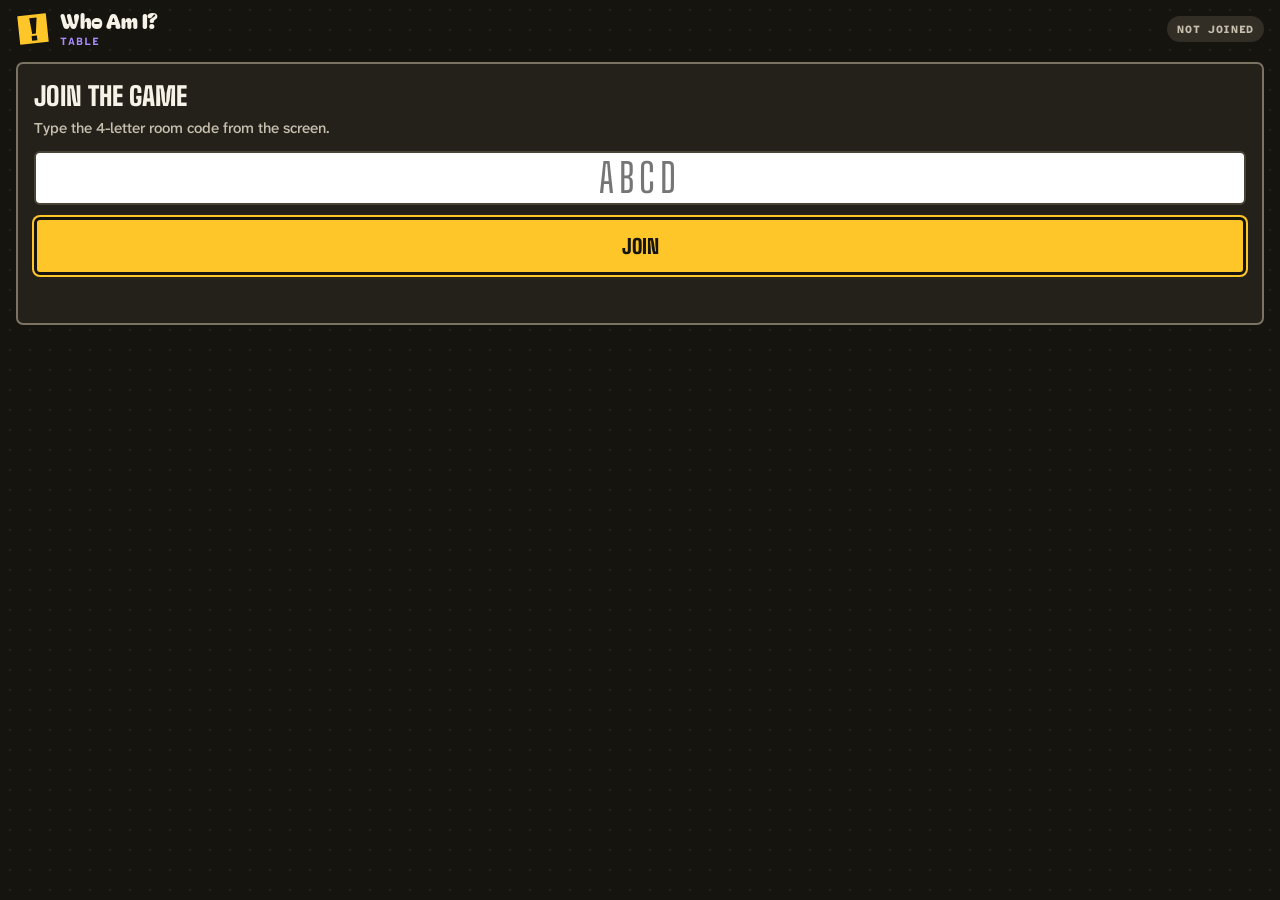
<file: who-am-i/table/index.html>
<!DOCTYPE html>
<html lang="en">
<head>
  <meta charset="utf-8">
  <meta name="viewport" content="width=device-width, initial-scale=1, viewport-fit=cover">
  <meta name="theme-color" content="#16140F">
  <title>Who Am I? · Table · Charge! Games</title>
  <link rel="icon" type="image/png" sizes="32x32" href="../../assets/favicon-32.png">
  <link rel="icon" type="image/svg+xml" href="../../assets/favicon.svg">
  <link rel="apple-touch-icon" href="../../assets/apple-touch-icon.png">
  <link rel="preconnect" href="https://fonts.googleapis.com">
  <link rel="preconnect" href="https://fonts.gstatic.com" crossorigin>
  <link rel="stylesheet" href="https://fonts.googleapis.com/css2?family=Atkinson+Hyperlegible+Mono:wght@500;700;800&family=Atkinson+Hyperlegible+Next:wght@400;500;700;800&family=Bagel+Fat+One&family=Big+Shoulders:opsz,wght@10..72,600..900&display=swap">
  <link rel="stylesheet" href="../../shared/charge-core.css">
  <!-- Who Am I? table device (role "player"): one per table, optional. Sends a team name (the leader approves it) and buzzes in.
       Built on ../../shared/charge-core.js. No sign-in; nothing personal is sent. -->
  <style>
    :root { --cg-game: #A78BFF; --cg-game-dk: #5B3FD1; }   /* Who Am I? game color; skins fall back to their accent */
    * { box-sizing: border-box; -webkit-tap-highlight-color: transparent; }
    html, body { margin: 0; background: var(--cg-ink); }
    body { min-height: 100vh; min-height: 100dvh; color: var(--cg-text); font: 500 17px var(--cg-font);
      padding: calc(10px + env(safe-area-inset-top)) 16px calc(16px + env(safe-area-inset-bottom)); -webkit-user-select: none; user-select: none; }
    .wide { font-family: var(--cg-disp); font-weight: 400; font-synthesis: none; }
    .mono { font-family: var(--cg-label); }
    button { font: inherit; color: inherit; border: 0; touch-action: manipulation; cursor: pointer; }
    button:disabled { opacity: .4; cursor: default; }
    [hidden] { display: none !important; }
    .hd { display: flex; align-items: center; margin-bottom: 14px; }
    .hd .mark { width: 34px; height: 34px; display: block; flex: 0 0 auto; }
    .hd .t { margin-left: 10px; flex: 1 1 auto; min-width: 0; }
    .hd h1 { margin: 0; font-size: 16px; line-height: 1.05; }
    .hd .r { font-weight: 700; font-size: 11px; letter-spacing: .1em; color: var(--cg-acc); text-transform: uppercase; margin-top: 3px; }
    .pill { flex: 0 0 auto; font-weight: 800; font-size: 11px; letter-spacing: .06em; text-transform: uppercase; border-radius: 999px; padding: 6px 10px; background: var(--cg-panel2); color: var(--cg-mute2); }
    .pill.on { color: #4ade80; } .pill.bk { color: var(--cg-gold); } .pill.off { background: var(--cg-gold); color: var(--cg-ink); }
    .card { background: var(--cg-panel); border: 1px solid var(--cg-line); border-radius: calc(14px * var(--cg-round)); padding: 16px; margin-bottom: 12px; }
    h2 { margin: 0 0 6px; font-size: 22px; }
    p { margin: 0 0 12px; color: var(--cg-mute2); line-height: 1.4; font-size: 15px; }
    input { width: 100%; min-height: 54px; font: 700 20px var(--cg-font); padding: 0 14px; border: 2px solid var(--cg-line); border-radius: calc(12px * var(--cg-round)); background: #fff; color: var(--cg-ink); }
    input.code { font: 400 40px var(--cg-disp); text-align: center; letter-spacing: .12em; text-transform: uppercase; }
    input:focus { outline: 3px solid var(--cg-acc); outline-offset: 2px; }
    .big { display: block; width: 100%; min-height: 58px; margin-top: 12px; border-radius: calc(12px * var(--cg-round)); background: var(--cg-acc); color: var(--cg-ink); font: 400 20px var(--cg-disp); }
    .err { color: #FF8FA3; font-weight: 700; margin-top: 10px; min-height: 22px; font-size: 15px; }
    .nums { display: grid; grid-template-columns: repeat(5, 1fr); gap: 8px; max-height: 50vh; overflow-y: auto; }
    .nums button { min-height: 54px; border-radius: calc(10px * var(--cg-round)); background: var(--cg-panel2); color: #fff; font: 400 20px var(--cg-disp); }
    .me { display: flex; align-items: center; }
    .me .nm { flex: 1 1 auto; min-width: 0; }
    .me .nm b { display: block; font: 400 26px var(--cg-disp); line-height: 1.1; overflow: hidden; text-overflow: ellipsis; white-space: nowrap; }
    .me .nm span { font-size: 13px; color: var(--cg-mute2); font-weight: 700; }
    .me .sc { font: 400 30px var(--cg-disp); color: var(--cg-gold); margin-left: 10px; }
    .chg { background: none; color: var(--cg-acc); font-weight: 800; font-size: 14px; text-decoration: underline; min-height: 44px; padding: 0; margin-top: 4px; }
    .ns { margin-top: 10px; border-radius: calc(10px * var(--cg-round)); padding: 10px 12px; font-weight: 700; font-size: 15px; line-height: 1.35; }
    .ns.wait { background: rgba(var(--cg-gold-rgb),.14); color: var(--cg-gold-lt); border: 1px solid rgba(var(--cg-gold-rgb),.4); }
    .ns.no { background: rgba(244,63,94,.14); color: #FF8FA3; border: 1px solid rgba(244,63,94,.45); }
    .ns.ok { background: rgba(34,197,94,.14); color: #86EFAC; border: 1px solid rgba(34,197,94,.4); }
    .row { display: flex; } .row input { border-radius: calc(12px * var(--cg-round)) 0 0 calc(12px * var(--cg-round)); } .row button { flex: 0 0 auto; min-height: 54px; padding: 0 16px; border-radius: 0 calc(12px * var(--cg-round)) calc(12px * var(--cg-round)) 0; background: var(--cg-acc); color: var(--cg-ink); font-weight: 900; }
    .bz { display: flex; flex-direction: column; align-items: center; justify-content: center; width: 100%; min-height: 220px; border-radius: calc(26px * var(--cg-round)); background: var(--cg-acc); color: var(--cg-ink); font: 400 54px var(--cg-disp); box-shadow: 0 10px 0 var(--cg-acc-dk); }
    .bz small { font: 800 15px var(--cg-font); margin-top: 6px; }
    .bz:active:not(:disabled) { transform: translateY(6px); box-shadow: 0 4px 0 var(--cg-acc-dk); }
    .bz.mine, .bz.mine:disabled { color: var(--cg-ink); background: var(--cg-gold); box-shadow: 0 10px 0 var(--cg-gold-dk); }
    .bz:disabled { opacity: 1; background: var(--cg-panel2); color: var(--cg-mute); box-shadow: none; }
    .q { text-align: center; margin: 12px 0 4px; font-weight: 800; color: var(--cg-mute2); }
  </style>
  <link rel="stylesheet" href="../../shared/charge-remote.css">
</head>
<body class="cg-table">
  <div class="hd">
    <svg class="mark" data-cg-logo="dark" viewBox="0 0 64 64" aria-hidden="true"><rect x="3" y="3" width="58" height="58" rx="3" fill="#FFC629" stroke="#15130F" stroke-width="4"/><path d="M27 11h14l-4.5 30h-7z" fill="#15130F"/><rect x="28" y="45" width="10" height="9" fill="#15130F"/></svg>
    <div class="t"><h1 class="wide">Who Am I?</h1><div class="r mono" id="room">Table</div></div>
    <div class="pill mono" id="pill">Not joined</div>
  </div>

  <section id="v-join" class="card">
    <h2 class="wide">Join the game</h2>
    <p>Type the 4-letter room code from the screen.</p>
    <form id="jf" autocomplete="off"><input class="code" id="ci" maxlength="4" autocapitalize="characters" spellcheck="false" placeholder="ABCD" aria-label="Room code"><button class="big" type="submit">Join</button></form>
    <div class="err" id="jerr"></div>
  </section>

  <section id="v-pick" class="card" hidden>
    <h2 class="wide">Which table are you?</h2>
    <p>Use the number your leader gave your table.</p>
    <div class="nums" id="nums"></div>
  </section>

  <section id="v-main" hidden>
    <div class="card">
      <div class="me"><div class="nm"><b id="myname">Table 1</b><span id="mysub">Table 1</span></div><div class="sc" id="myscore">0</div></div>
      <div class="ns" id="nstat" hidden></div>
      <form id="nf" autocomplete="off" style="margin-top:10px"><div class="row"><input id="ni" maxlength="20" placeholder="Team name (optional)" aria-label="Team name" enterkeyhint="send"><button type="submit">Send</button></div></form>
      <button class="chg" id="b-chg">Not this table? Change table</button>
    </div>
    <button class="bz" id="bz" disabled>BUZZ<small id="bzs">Wait for the first clue</small></button>
    <div class="q" id="qline"></div>
  </section>

<script src="../../shared/vendor/peerjs.min.js"></script>
<script src="../../shared/charge-core.js?v=20261004"></script>
<script>
(function () {
  "use strict";
  var GAME = "whoami", KEY = Charge.NS + ":whoami:table";
  var $ = function (id) { return document.getElementById(id); };
  var saved = {}; try { saved = JSON.parse(localStorage.getItem(KEY)) || {}; } catch (e) {}
  var st = null, me = saved.team == null ? null : saved.team, asked = saved.asked || "", room = "";
  var R = Charge.remote({
    game: GAME, role: "player",
    onState: function (s) { st = s; render(); },
    onStatus: function (k, txt) { $("pill").className = "pill mono " + (k === "on" ? "on" : k === "backup" ? "bk" : k === "off" ? "off" : ""); $("pill").textContent = txt; }
  });
  function keep() { localStorage.setItem(KEY, JSON.stringify({ room: room, team: me, asked: asked })); }
  function join(c) { room = c; keep(); $("room").textContent = "Room " + c; $("v-join").hidden = true; R.join(c); render(); }
  function openQ(r) { return r && r.status === "live" ? r.id + ":" + r.shown : null; }
  function render() {
    if (!room) return;
    if (!st) { $("v-pick").hidden = true; $("v-main").hidden = true; return; }
    var T = st.core;
    if (me === null || me >= T.n) {
      $("v-pick").hidden = false; $("v-main").hidden = true;
      if ($("nums").children.length !== T.n) { var h = ""; for (var i = 0; i < T.n; i++) h += '<button data-n="' + i + '">' + (i + 1) + "</button>"; $("nums").innerHTML = h; }
      return;
    }
    $("v-pick").hidden = true; $("v-main").hidden = false;
    var def = (T.word || "Table") + " " + (me + 1), approved = (T.names[me] || "").trim(), ns = T.nameState[me];
    $("myname").textContent = approved || def; $("mysub").textContent = approved ? def : "No team name yet";
    $("myscore").textContent = T.scores[me];
    var n = $("nstat");
    if (ns === "pending") { n.className = "ns wait"; n.textContent = "Waiting for approval" + (asked ? ": “" + asked + "”" : "") + ". Until then the screen shows “" + def + "”."; n.hidden = false; }
    else if (ns === "rejected") { n.className = "ns no"; n.textContent = (asked ? "“" + asked + "” wasn't approved. " : "That name wasn't approved. ") + "Pick another name."; n.hidden = false; }
    else if (approved && asked) { n.className = "ns ok"; n.textContent = "Approved! The screen now shows “" + approved + "”" + (approved !== asked ? " (the leader edited it)." : "."); n.hidden = false; }
    else n.hidden = true;
    // buzzer
    var sp = st.round, q = openQ(sp), B = T.buzz, locked = q ? (T.locked[q] || []) : [], bz = $("bz"), s = $("bzs");
    var ok = R.ok();
    if (!ok) { bz.disabled = true; s.textContent = "Connecting…"; bz.className = "bz"; }
    else if (!q) { bz.disabled = true; bz.className = "bz"; s.textContent = sp && sp.status === "done" ? (sp.to === me ? "You got it! +" + sp.got : "It was " + sp.name) : "Wait for the first clue"; }
    else if (B.team === me && B.q === q) { bz.disabled = true; bz.className = "bz mine"; s.textContent = "You buzzed in! Say who it is"; }
    else if (locked.indexOf(me) >= 0) { bz.disabled = true; bz.className = "bz"; s.textContent = "Sitting out until the next clue"; }
    else if (B.team !== null && B.q === q) { bz.disabled = true; bz.className = "bz"; s.textContent = Charge.label(T, B.team) + " buzzed in first"; }
    else { bz.disabled = false; bz.className = "bz"; s.textContent = "Know who it is? Tap! · " + sp.ladder[sp.shown - 1] + " pts"; }
    $("qline").textContent = sp ? (sp.status === "live" ? "Clue " + sp.shown + " of " + sp.nclue + ": " + sp.clues[sp.shown - 1] : sp.name + " · " + sp.ref + " (CSB)") : "";
  }
  $("jf").addEventListener("submit", function (e) { e.preventDefault(); var c = Charge.normCode($("ci").value); if (!c) { $("jerr").textContent = "Enter the 4 letters shown on the screen."; return; } $("jerr").textContent = ""; $("ci").blur(); join(c); });
  $("nums").addEventListener("click", function (e) { var b = e.target.closest("button"); if (!b) return; me = +b.getAttribute("data-n"); asked = ""; keep(); render(); });
  $("b-chg").addEventListener("click", function () { me = null; asked = ""; keep(); render(); });
  $("nf").addEventListener("submit", function (e) {
    e.preventDefault(); var v = Charge.cleanName($("ni").value); if (!v || me === null) return;
    asked = v; keep(); R.send("name", { team: me, name: v }); $("ni").value = ""; $("ni").blur();
    if (st) { st.core.nameState[me] = "pending"; render(); }                  // show "waiting" right away; the screen confirms
  });
  $("bz").addEventListener("click", function () { if (me === null) return; R.send("buzz", { team: me }); $("bzs").textContent = "Sent…"; });
  document.addEventListener("touchend", Charge.wake, { passive: true });
  setInterval(render, 3000);
  window.WATable = { state: function () { return st; }, ok: R.ok, me: function () { return me; } };   // for tests
  var q = Charge.normCode(new URLSearchParams(location.search).get("room"));
  if (q || saved.room) join(q || saved.room);
})();
</script>
</body>
</html>
</file>
<file: shared/charge-core.css>
/* Charge! Games core styles: scoreboard (screen, rem units of the 16:9 stage) and remote pieces (phone, px). */
/* Fonts for the Charge default (all SIL OFL, Google Fonts). Each page loads them with one <link>:
   https://fonts.googleapis.com/css2?family=Atkinson+Hyperlegible+Mono:wght@500;700;800&family=Atkinson+Hyperlegible+Next:wght@400;500;700;800&family=Bagel+Fat+One&family=Big+Shoulders:opsz,wght@10..72,600..900&display=swap */
:root {
  /* Theme: every game page reads these. A skin (see README "Skins") overrides them; nothing else needs to change.
     Charge default (brand 2026, "Loud covers, clear calls"): warm black + newsprint, one loud yellow, one color per game,
     hard edges, hard offset shadows, no glows. */
  --cg-ink: #16140F; --cg-ink-rgb: 22,20,15; --cg-deep: #0E0D0A; --cg-deep-rgb: 14,13,10;
  --cg-panel: #24211B; --cg-panel2: #322E26; --cg-line: #4A4436; --cg-line2: #3C372D;
  --cg-acc: #FFC629; --cg-acc-rgb: 255,198,41; --cg-acc-dk: #7A5600; --cg-acc-dk2: #5E4400; --cg-on-acc: #16140F;
  --cg-gold: #F3ECDD; --cg-gold-rgb: 243,236,221; --cg-gold-dk: #B5AA94; --cg-gold-lt: #FFFFFF;
  --cg-mute: #A8A090; --cg-mute2: #C7BFAE; --cg-mute3: #6F685A; --cg-soft: #DCD4C3; --cg-slate: #5B5446; --cg-text: #F7F2E8;
  --cg-paper: #F3ECDD; --cg-paper2: #E2D8C3; --cg-danger-bg: #3E1A12;
  /* status (always with a word or icon): ink text on both. Correct 10.3:1, Wrong 5.9:1 */
  --cg-ok: #3DDC84; --cg-no: #FF5A3C; --cg-on-ok: #16140F; --cg-on-no: #16140F; --cg-ok-dk: #17703D; --cg-no-dk: #B3261E;
  /* big-screen surface: what the stage is painted with. "Lights on" (bright rooms) swaps these, see below */
  --cg-bg: var(--cg-ink); --cg-fg: var(--cg-text); --cg-rule: #7A7262;
  --cg-acc-tx: var(--cg-acc);            /* the accent used as text or thin lines on the stage */
  /* this game's color (each game page sets --cg-game / --cg-game-dk; Sword Drills = Charge yellow) */
  --cg-game: var(--cg-acc); --cg-game-dk: var(--cg-acc-dk); --cg-game-tx: var(--cg-game); --cg-on-game: var(--cg-ink);
  /* type: shout (titles, buzz banner), display (references, scores, headings), text, labels */
  --cg-shout: "Bagel Fat One", "Arial Rounded MT Bold", "Arial Black", sans-serif;
  --cg-disp: "Big Shoulders", "Arial Narrow", Impact, sans-serif;
  --cg-font: "Atkinson Hyperlegible Next", system-ui, -apple-system, "Segoe UI", Roboto, Helvetica, Arial, sans-serif;
  --cg-label: "Atkinson Hyperlegible Mono", ui-monospace, "SF Mono", Menlo, Consolas, monospace;
  /* corners: multiplies every radius (0 = square, 1 = the old soft look) */
  --cg-round: .5;
  /* "leading" tile on the light leader remote */
  --cg-lead-bg: var(--cg-gold); --cg-lead-ink: var(--cg-ink);
}
/* Skins keep their own look: the new brand-2026 pieces fall back to the skin's own accent and display face */
html[data-cg-skin] { --cg-shout: var(--cg-disp); --cg-game: var(--cg-acc); --cg-game-dk: var(--cg-acc-dk); }
/* Lights on: for bright rooms and washed-out projectors. Set by the leader (remote Settings, or L on the screen).
   :root[...] outranks a skin's html[data-cg-skin] rule, so it works under skins too (their paper, ink and accent stay). */
:root[data-cg-lights="on"] {
  --cg-bg: var(--cg-paper); --cg-fg: var(--cg-ink); --cg-deep: var(--cg-paper2); --cg-deep-rgb: 226,216,195;
  --cg-panel: #FFFFFF; --cg-panel2: var(--cg-paper2); --cg-line: #7D7563; --cg-line2: #7D7563; --cg-rule: #7D7563;
  --cg-mute: var(--cg-slate); --cg-mute2: var(--cg-slate); --cg-mute3: #7D7563; --cg-soft: var(--cg-slate); --cg-text: var(--cg-ink);
  --cg-acc-tx: var(--cg-acc-dk); --cg-game-tx: var(--cg-game-dk); --cg-danger-bg: #FBE3DD;
}

/* ---------- screen scoreboard ---------- */
.cg-board { display: grid; grid-template-columns: repeat(var(--cols, 6), minmax(0, 1fr)); gap: .8rem; }
.cg-tb { position: relative; min-width: 0; background: var(--cg-panel); border: .2rem solid var(--cg-rule); border-radius: calc(.8rem * var(--cg-round)); padding: .5rem .9rem .6rem; display: flex; flex-direction: column; justify-content: center; overflow: hidden; color: var(--cg-fg); cursor: pointer; }
.cg-nm { font-family: var(--cg-label); font-weight: 800; letter-spacing: .06em; text-transform: uppercase; color: var(--cg-acc-tx); white-space: nowrap; overflow: hidden; text-overflow: ellipsis; }
.cg-sc { font-family: var(--cg-disp); font-weight: 900; font-synthesis: none; line-height: 1; white-space: nowrap; font-variant-numeric: tabular-nums lining-nums; }
.cg-tb.lead { background: var(--cg-gold); border-color: var(--cg-gold); color: var(--cg-ink); } .cg-tb.lead .cg-nm { color: var(--cg-ink); }
.cg-tb.buzz { border-color: var(--cg-ink); background: var(--cg-acc); color: var(--cg-ink); box-shadow: 0 0 0 .3rem var(--cg-bg), 0 0 0 .65rem var(--cg-acc); animation: cg-buzz 1s steps(1) infinite; } .cg-tb.buzz .cg-nm { color: var(--cg-ink); }
@keyframes cg-buzz { 50% { box-shadow: 0 0 0 .3rem var(--cg-bg), 0 0 0 .65rem var(--cg-fg); } }   /* marquee blink, once a second */
.cg-tb.out { opacity: .5; border-style: dashed; } .cg-tb.out .cg-nm { text-decoration: line-through; }
.cg-tb.hit { animation: cg-hit .9s ease-out; }
@keyframes cg-hit { 0% { transform: scale(1); box-shadow: 0 0 0 0 var(--cg-ok); } 30% { transform: scale(1.08); box-shadow: 0 0 0 .5rem var(--cg-ok); } 100% { transform: scale(1); box-shadow: 0 0 0 0 transparent; } }
.cg-rk { position: absolute; top: .35rem; right: .5rem; font-family: var(--cg-label); font-weight: 800; font-size: 1rem; opacity: .8; }
.cg-cr { font-family: var(--cg-label); font-weight: 800; letter-spacing: .1em; text-transform: uppercase; font-size: 1.5rem; min-height: 1.8rem; }
.cg-pg { grid-column: 1 / -1; text-align: center; font-family: var(--cg-label); font-weight: 800; font-size: 1.05rem; letter-spacing: .12em; text-transform: uppercase; color: var(--cg-mute); margin-top: -.2rem; }
/* strip (band under the game): density by rows */
.cg-strip.cg-d1 .cg-tb { height: 7.4rem; } .cg-strip.cg-d1 .cg-nm { font-size: 1.3rem; } .cg-strip.cg-d1 .cg-sc { font-size: 4rem; }
.cg-strip.cg-d2 .cg-tb { height: 5.5rem; padding: .35rem .8rem; } .cg-strip.cg-d2 .cg-nm { font-size: 1.1rem; } .cg-strip.cg-d2 .cg-sc { font-size: 2.9rem; }
.cg-strip.cg-d3 { gap: .5rem; } .cg-strip.cg-d3 .cg-tb { height: 4.7rem; padding: .25rem .55rem; border-radius: calc(.55rem * var(--cg-round)); align-items: center; text-align: center; }
.cg-strip.cg-d3 .cg-nm { font-size: .92rem; letter-spacing: .03em; max-width: 100%; } .cg-strip.cg-d3 .cg-sc { font-size: 2.3rem; }
/* full scoreboard: fills its box */
.cg-full { height: 100%; grid-template-rows: repeat(var(--rows, 2), minmax(0, 1fr)); align-content: stretch; }
.cg-full .cg-tb { align-items: center; text-align: center; }
.cg-full.cg-d1 .cg-nm { font-size: 2.4rem; } .cg-full.cg-d1 .cg-sc { font-size: 9rem; }
.cg-full.cg-d2 .cg-nm { font-size: 1.9rem; } .cg-full.cg-d2 .cg-sc { font-size: 6.4rem; }
.cg-full.cg-d3 { gap: .7rem; } .cg-full.cg-d3 .cg-nm { font-size: 1.3rem; } .cg-full.cg-d3 .cg-sc { font-size: 3.8rem; }
.cg-full.cg-d4 { gap: .5rem; } .cg-full.cg-d4 .cg-tb { padding: .3rem .5rem; border-radius: calc(.55rem * var(--cg-round)); } .cg-full.cg-d4 .cg-nm { font-size: 1rem; letter-spacing: .04em; max-width: 100%; } .cg-full.cg-d4 .cg-sc { font-size: 2.6rem; } .cg-full.cg-d4 .cg-rk { font-size: .8rem; top: .2rem; right: .35rem; }
.cg-full .cg-pg { display: none; }
/* buzz banner on the screen */
.cg-banner { display: inline-flex; align-items: center; background: var(--cg-paper); color: var(--cg-ink); border: .3rem solid var(--cg-ink); border-radius: calc(1rem * var(--cg-round)); padding: .7rem 1.8rem .6rem; font-family: var(--cg-shout); font-weight: 400; font-synthesis: none; font-size: 3.2rem; line-height: 1.1; letter-spacing: -.01em; transform: rotate(-1.5deg); box-shadow: .6rem .6rem 0 var(--cg-acc); }
.cg-banner small { font-family: var(--cg-label); font-weight: 800; font-size: 1.3rem; letter-spacing: .08em; text-transform: uppercase; margin-left: 1.4rem; padding-left: 1.4rem; border-left: .2rem solid currentColor; line-height: 1.2; }
.cg-banner.no { background: var(--cg-no); color: var(--cg-on-no); box-shadow: .6rem .6rem 0 var(--cg-ink); }

/* ---------- phone: team picker ---------- */
.cg-find { display: flex; margin-bottom: 8px; }
.cg-find input { flex: 1 1 auto; min-width: 0; min-height: 48px; font: 700 17px var(--cg-font); padding: 0 14px; border: 2px solid var(--cg-ink); border-radius: calc(12px * var(--cg-round)) 0 0 calc(12px * var(--cg-round)); background: #fff; color: var(--cg-ink); -webkit-appearance: none; appearance: none; }
.cg-find input:focus { outline: 3px solid var(--cg-acc); outline-offset: 1px; }
.cg-find .cg-clr { flex: 0 0 52px; min-height: 48px; border-radius: 0 calc(12px * var(--cg-round)) calc(12px * var(--cg-round)) 0; background: var(--cg-ink); color: #fff; font-size: 24px; font-weight: 800; }
.cg-tiles { display: flex; flex-wrap: wrap; margin: -4px; }
.cg-tile { flex: 0 0 calc(33.333% - 8px); margin: 4px; min-height: 84px; border-radius: calc(12px * var(--cg-round)); background: #fff; border: 2px solid var(--cg-ink); color: var(--cg-ink); display: flex; flex-direction: column; align-items: center; justify-content: center; padding: 4px; min-width: 0; }
.cg-tiles.c2 .cg-tile { flex-basis: calc(50% - 8px); min-height: 96px; }
.cg-tiles.c3 .cg-tile { min-height: 104px; }
.cg-tile b { font-family: var(--cg-disp); font-synthesis: none; font-weight: 800; font-size: 20px; line-height: 1.1; max-width: 100%; overflow: hidden; text-overflow: ellipsis; white-space: nowrap; }
.cg-tile span { font-weight: 700; font-size: 13px; color: var(--cg-slate); margin-top: 3px; font-variant-numeric: tabular-nums; }
.cg-tile.lead { background: var(--cg-lead-bg); border-color: var(--cg-lead-bg); color: var(--cg-lead-ink); } .cg-tile.lead span { color: var(--cg-lead-ink); }
.cg-tile.buzz { background: var(--cg-acc); border-color: var(--cg-ink); box-shadow: 3px 3px 0 var(--cg-ink); } .cg-tile.buzz span { color: var(--cg-ink); }
.cg-tile.out { background: var(--cg-paper2); border-style: dashed; } .cg-tile.out b { text-decoration: line-through; }
.cg-tile:active:not(:disabled) { transform: translate(2px, 2px); }
.cg-tiles.dense { max-height: 52vh; overflow-y: auto; -webkit-overflow-scrolling: touch; padding: 2px; margin: -2px; }
.cg-tiles.dense .cg-tile { flex-basis: calc(25% - 6px); margin: 3px; min-height: 58px; border-radius: calc(10px * var(--cg-round)); padding: 3px; }
.cg-tiles.dense .cg-tile b { font-size: 14px; } .cg-tiles.dense .cg-tile span { font-size: 11px; margin-top: 1px; }
.cg-none { padding: 14px; text-align: center; font-weight: 700; color: var(--cg-slate); }

/* ---------- phone: buzz-in panel ---------- */
.cg-buzz { margin-top: 10px; background: #fff; border: 3px solid var(--cg-ink); box-shadow: 4px 4px 0 var(--cg-acc); border-radius: calc(12px * var(--cg-round)); padding: 10px 12px; color: var(--cg-ink); }
.cg-bz-t { font-weight: 800; font-size: 16px; } .cg-bz-t b { font-family: var(--cg-disp); font-synthesis: none; font-weight: 900; font-size: 22px; text-transform: uppercase; }
.cg-bz-h { font-size: 13px; color: var(--cg-slate); margin-top: 2px; line-height: 1.35; }
.cg-bz-b { display: flex; margin: 10px -4px 0; }
.cg-bz-b button { flex: 1 1 0; margin: 0 4px; min-height: 68px; border-radius: calc(12px * var(--cg-round)); font-family: var(--cg-disp); font-weight: 900; font-synthesis: none; font-size: 22px; text-transform: uppercase; color: var(--cg-on-ok); border: 2px solid var(--cg-ink); display: flex; flex-direction: column; align-items: center; justify-content: center; line-height: 1.1; }
.cg-bz-b button small { font: 700 12px var(--cg-font); text-transform: none; margin-top: 4px; }
.cg-bz-b .ok { background: var(--cg-ok); color: var(--cg-on-ok); } .cg-bz-b .no { background: var(--cg-no); color: var(--cg-on-no); }

/* ---------- phone: shared settings rows ---------- */
.cg-step { display: flex; align-items: center; margin-top: 8px; }
.cg-step button { flex: 0 0 auto; width: 54px; min-height: 52px; border-radius: calc(10px * var(--cg-round)); background: var(--cg-ink); color: #fff; font-weight: 900; font-size: 20px; margin-right: 6px; }
.cg-step button + b + button { margin-left: 6px; }
.cg-step b { flex: 1; text-align: center; font-family: var(--cg-disp); font-weight: 900; font-size: 34px; }
.cg-names-btn { margin-top: 8px; min-height: 48px; padding: 0 16px; border-radius: calc(10px * var(--cg-round)); background: #fff; border: 1.5px solid var(--cg-ink) !important; font-weight: 800; font-size: 15px; }
.cg-names { margin-top: 8px; max-height: 46vh; overflow-y: auto; border: 1.5px solid rgba(var(--cg-ink-rgb),.2); border-radius: calc(10px * var(--cg-round)); background: #fff; }
.cg-names label { display: flex; align-items: center; padding: 4px 8px; border-bottom: 1px solid rgba(var(--cg-ink-rgb),.08); }
.cg-names label span { flex: 0 0 34px; font-weight: 800; color: var(--cg-slate); font-size: 14px; }
.cg-names input { flex: 1 1 auto; min-width: 0; min-height: 44px; font: 600 16px var(--cg-font); border: 0; background: transparent; color: var(--cg-ink); }
.cg-names input:focus { outline: 2px solid var(--cg-acc); border-radius: calc(6px * var(--cg-round)); }
.cg-tile .vv { font-family: var(--cg-label); font-weight: 800; font-size: 11px; color: var(--cg-acc); background: var(--cg-ink); border-radius: calc(6px * var(--cg-round)); padding: 1px 6px; margin-top: 3px; letter-spacing: .02em; }

/* ---------- phone: host lock ---------- */
.cg-hl-pass { display: flex; align-items: center; margin-top: 8px; background: #fff; border: 1.5px solid var(--cg-ink); border-radius: calc(10px * var(--cg-round)); padding: 6px 12px; }
.cg-hl-pass span { font-weight: 800; font-size: 14px; color: var(--cg-slate); }
.cg-hl-pass b { margin-left: auto; font-family: var(--cg-label), monospace; font-weight: 800; font-size: 28px; letter-spacing: .18em; color: var(--cg-ink); }
.cg-hl-set { display: flex; margin-top: 8px; }
.cg-hl-set input { flex: 1 1 auto; min-width: 0; min-height: 48px; font: 700 17px var(--cg-font); letter-spacing: .08em; text-transform: uppercase; border: 1.5px solid var(--cg-ink); border-radius: calc(10px * var(--cg-round)); padding: 0 10px; background: #fff; color: var(--cg-ink); }
.cg-hl-set button, .cg-hl-out { flex: 0 0 auto; margin-left: 6px; min-height: 48px; padding: 0 12px; border-radius: calc(10px * var(--cg-round)); background: var(--cg-ink); color: #fff; font-weight: 800; font-size: 14px; }
.cg-hl-out { margin: 8px 0 0; background: #fff; color: var(--cg-ink); border: 1.5px solid var(--cg-ink) !important; }
.cg-hl .danger { margin-top: 10px; } .cg-hl-co { margin-top: 8px; }
.cg-gate-f input::placeholder { letter-spacing: .06em; font-size: 18px; }
.cg-gate { position: fixed; inset: 0; z-index: 50; background: var(--cg-deep); display: flex; align-items: center; justify-content: center; padding: 20px; }
.cg-gate-in { width: 100%; max-width: 380px; background: var(--cg-paper); color: var(--cg-ink); border-radius: calc(18px * var(--cg-round)); padding: 22px 18px; text-align: center; }
.cg-gate-t { font-family: var(--cg-disp); font-weight: 900; font-synthesis: none; font-size: 28px; text-transform: uppercase; }
.cg-gate-h { font-size: 14px; color: var(--cg-slate); margin: 6px 0 14px; line-height: 1.4; }
.cg-gate-f { display: flex; }
.cg-gate-f input { flex: 1 1 auto; min-width: 0; min-height: 56px; font: 800 24px var(--cg-font); letter-spacing: .2em; text-align: center; text-transform: uppercase; border: 2px solid var(--cg-ink); border-radius: calc(12px * var(--cg-round)); background: #fff; color: var(--cg-ink); }
.cg-gate-f button, .cg-gate-take { flex: 0 0 auto; margin-left: 8px; min-height: 56px; padding: 0 16px; border-radius: calc(12px * var(--cg-round)); background: var(--cg-acc); color: var(--cg-on-acc); font-weight: 900; font-size: 16px; border: 2px solid var(--cg-ink); }
.cg-gate-take { margin: 0 0 4px; width: 100%; }
.cg-gate-err { min-height: 20px; margin: 10px 0 6px; font-weight: 700; font-size: 14px; color: var(--cg-no); }
.cg-gate-leave { background: none; border: 0; color: var(--cg-slate); font-weight: 700; text-decoration: underline; min-height: 44px; font-size: 14px; }

/* lights on: the leading table is an ink tile (a paper tile would vanish on paper) */
:root[data-cg-lights="on"] .cg-tb.lead { background: var(--cg-ink); border-color: var(--cg-ink); color: var(--cg-paper); }
:root[data-cg-lights="on"] .cg-tb.lead .cg-nm { color: var(--cg-acc); }
:root[data-cg-lights="on"] .cg-banner { box-shadow: .6rem .6rem 0 var(--cg-ink); }

/* skins: keep the scoreboard and buzz banner they had before brand 2026 (accent banner, no ink frame) */
html[data-cg-skin] .cg-tb { border-color: var(--cg-line); }
html[data-cg-skin] .cg-tb.buzz { border-color: var(--cg-acc); }
html[data-cg-skin] .cg-banner { background: var(--cg-acc); color: var(--cg-ink); border: 0; box-shadow: none; padding: .7rem 1.8rem; }
html[data-cg-skin] .cg-banner.no { background: var(--cg-no); color: var(--cg-on-no); }
html[data-cg-skin] .cg-banner small { border-left: 0; padding-left: 0; }
html[data-cg-skin] .cg-tile b { font-size: 18px; }
html[data-cg-skin] .cg-tile.buzz { box-shadow: 0 0 0 3px var(--cg-acc); }
html[data-cg-skin] .cg-tile:active:not(:disabled) { transform: scale(.96); }
html[data-cg-skin] .cg-buzz { border-width: 2px; box-shadow: none; }
html[data-cg-skin] .cg-bz-t b { font-size: 20px; text-transform: none; }
html[data-cg-skin] .cg-bz-b button { font-size: 20px; text-transform: none; border: 0; color: #fff; }
html[data-cg-skin] .cg-bz-b button small { opacity: .92; }
html[data-cg-skin] .cg-bz-b .ok { background: #15803D; color: #fff; } html[data-cg-skin] .cg-bz-b .no { background: #BE123C; color: #fff; }
html[data-cg-skin] .cg-step b { font-size: 32px; }
html[data-cg-skin] .cg-gate-t { font-size: 26px; }

/* ---------- reduced motion: no blinking, pulsing or flashing; results appear in place ---------- */
@media (prefers-reduced-motion: reduce) {
  .cg-tb.buzz { animation: none; }
  .cg-tb.hit { animation: none; outline: .4rem solid var(--cg-ok); outline-offset: .2rem; }
  .cg-tile:active:not(:disabled) { transform: none; }
}
</file>
<file: shared/charge-screen.css>
/* Charge! Games big-screen look, brand 2026 ("Loud covers, clear calls"). Loaded by every screen page after its own <style>.
   The live screen is a calm, high-contrast scoreboard: one shout (Bagel Fat One) for the game title and the buzz call,
   Big Shoulders for references and numbers, hard edges and hard offset shadows, no glows.
   Brand rules here are scoped to html:not([data-cg-skin]), so a skinned site (see README "Skins") keeps its own look;
   the lights-on and reduced-motion rules at the end apply everywhere. Colors only come from --cg-* variables. */

/* skins keep their all-caps titles (the Charge default writes them in mixed case for the shout face) */
html[data-cg-skin] .top h1, html[data-cg-skin] .say.go { text-transform: uppercase; }

/* ---------- stage + header ---------- */
html:not([data-cg-skin]) .stage { background-image: radial-gradient(rgba(243,236,221,.07) .09rem, transparent .12rem); background-size: 1.6rem 1.6rem; }
html:not([data-cg-skin])[data-cg-lights="on"] .stage { background-image: radial-gradient(rgba(22,20,15,.09) .09rem, transparent .12rem); }
html:not([data-cg-skin]) .top .mark { transform: rotate(-6deg); height: 4.8rem; width: 4.8rem; }
html:not([data-cg-skin]) .top .t { border-left: 0; margin-left: 1.3rem; padding-left: 0; }
html:not([data-cg-skin]) .top h1 { font-family: var(--cg-shout); font-weight: 400; font-size: 3.7rem; line-height: .95; letter-spacing: -.01em; text-transform: none; }
html:not([data-cg-skin]) .top .sub { font-weight: 800; font-size: 1.15rem; letter-spacing: .1em; margin-top: .35rem; }
html:not([data-cg-skin]) .chip { color: var(--cg-fg); border: .2rem solid var(--cg-rule); border-radius: 99rem; padding: .55rem 1.2rem; font-weight: 800; }
html:not([data-cg-skin]) .reqchip { border-radius: 99rem; border: .2rem solid var(--cg-ink); padding: .5rem 1.1rem; }
html:not([data-cg-skin]) .join { border: .2rem solid var(--cg-rule); padding: .5rem .9rem .5rem 1.1rem; }
html:not([data-cg-skin]) .join .l { color: var(--cg-mute); font-weight: 800; }
html:not([data-cg-skin]) .join .c { font-weight: 900; font-size: 3.4rem; letter-spacing: .04em; }

/* ---------- rules + QR ---------- */
html:not([data-cg-skin]) .rules h2 { font-size: 6rem; text-transform: uppercase; line-height: .9; margin-bottom: 1.6rem; }
html:not([data-cg-skin]) .rules li { font-family: var(--cg-font); font-weight: 800; font-size: 2.35rem; line-height: 1.2; }
html:not([data-cg-skin]) .rules li b { font-family: var(--cg-disp); background: var(--cg-game); color: var(--cg-on-game); border: .2rem solid var(--cg-ink); box-shadow: .3rem .3rem 0 var(--cg-ink); }
html:not([data-cg-skin])[data-cg-lights="on"] .rules li b { box-shadow: .3rem .3rem 0 var(--cg-ink); }
html:not([data-cg-skin]) .rules li.wild b { background: var(--cg-gold); }
html:not([data-cg-skin]) .rules .pline { font-weight: 800; font-size: 1.35rem; }
html:not([data-cg-skin]) .rules .home { border: .2rem solid var(--cg-rule); border-radius: 99rem; padding: .55rem 1.1rem; color: var(--cg-fg); }
html:not([data-cg-skin]) .qrcard { border: .35rem solid var(--cg-ink); box-shadow: .9rem .9rem 0 var(--cg-acc); transform: rotate(1deg); }
html:not([data-cg-skin])[data-cg-lights="on"] .qrcard { box-shadow: .9rem .9rem 0 var(--cg-ink); }
html:not([data-cg-skin]) .qrcard .k { font-weight: 800; letter-spacing: .06em; }
html:not([data-cg-skin]) .qrcard .code { font-weight: 900; font-size: 6.6rem; letter-spacing: .04em; }

/* ---------- the call: "Charge!" / buzz banner / toast ---------- */
html:not([data-cg-skin]) .say { font-weight: 900; text-transform: uppercase; letter-spacing: .01em; }
html:not([data-cg-skin]) .say.go { font-family: var(--cg-shout); font-weight: 400; text-transform: none; letter-spacing: -.01em; animation: cg-land .42s cubic-bezier(.34,1.56,.64,1) both; }
@keyframes cg-land { from { transform: scale(.7) rotate(-4deg); opacity: 0; } to { transform: rotate(-2deg); opacity: 1; } }
html:not([data-cg-skin]) .say .cg-banner, html:not([data-cg-skin]) .wbanner .cg-banner { font-size: 3.6rem; text-transform: none; letter-spacing: -.01em; }
html:not([data-cg-skin]) .toast { border: .4rem solid var(--cg-ink); box-shadow: 0 0 0 .4rem var(--cg-acc), 1.2rem 1.2rem 0 .4rem var(--cg-ink); background: var(--cg-acc); color: var(--cg-ink); }
html:not([data-cg-skin]) .toast b { color: var(--cg-ink); font-size: 10rem; }
html:not([data-cg-skin]) .toast span { font-family: var(--cg-shout); font-weight: 400; font-size: 3.6rem; letter-spacing: -.01em; }

/* ---------- scoreboard ---------- */
html:not([data-cg-skin]) .scores h2 { text-transform: uppercase; font-size: 5.2rem; }
html:not([data-cg-skin]) .cg-tb { border-width: .2rem; }
html:not([data-cg-skin]) .cg-tb.lead { box-shadow: .35rem .35rem 0 var(--cg-acc); }
html:not([data-cg-skin])[data-cg-lights="on"] .cg-tb.lead { box-shadow: .35rem .35rem 0 var(--cg-acc); }

/* ---------- mouse/keyboard bar + settings ---------- */
html:not([data-cg-skin]) .bar { border: .2rem solid var(--cg-rule); }
html:not([data-cg-skin]) .bar button, html:not([data-cg-skin]) .set button { font-weight: 800; letter-spacing: .04em; }
html:not([data-cg-skin]) .set { border: .3rem solid var(--cg-ink); box-shadow: 0 0 0 .3rem var(--cg-acc), 1.2rem 1.2rem 0 .3rem var(--cg-deep); }
html:not([data-cg-skin]) .set h3 { font-family: var(--cg-shout); font-weight: 400; font-size: 3rem; }

/* settings: one more row (Room lights) than before, so keep the dialog inside the stage */
.set { max-height: 53rem; overflow-y: auto; }
.set .row { padding: .75rem 0; }

/* ---------- lights on (every skin): fills that sat on a dark stage get an ink edge so they hold on paper ---------- */
:root[data-cg-lights="on"] .qrcard { border: .3rem solid var(--cg-ink); }
:root[data-cg-lights="on"] .bar { background: rgba(var(--cg-deep-rgb), .96); }
:root[data-cg-lights="on"] .set .danger { color: var(--cg-no-dk) !important; }
:root[data-cg-lights="on"] .set .danger.arm { background: var(--cg-no) !important; color: var(--cg-ink) !important; }

/* ---------- reduced motion (every skin): nothing pulses, flashes or zooms; results land in place ---------- */
@media (prefers-reduced-motion: reduce) {
  .say.go, html:not([data-cg-skin]) .say.go { animation: none !important; }
  .toast { transition: opacity .15s !important; }
  .bar { transition: none !important; }
  /* Sword Drills: reels jump straight to the result (the game still waits the usual time before buzzers open) */
  .strip { transition: none !important; }
  .win.bonus, .intro.on, .intro div { animation: none !important; }
  /* Who Am I?: clues and the answer appear in place */
  .clue.new, .ans { animation: none !important; }
}
</file>
<file: shared/charge-remote.css>
/* Charge! Games phone look, brand 2026: the leader remote and the table buzzers. Loaded after each phone page's own <style>.
   Newsprint + ink, hard edges, hard offset shadows; big targets (48 px and up). Brand rules are scoped to
   html:not([data-cg-skin]) so a skinned site keeps its own look. Colors only come from --cg-* variables. */
html[data-cg-skin] .hd h1 { text-transform: uppercase; }
html:not([data-cg-skin]) .hd .mark { transform: rotate(-6deg); }
html:not([data-cg-skin]) .hd .t { border-left: 0; padding-left: 0; }
html:not([data-cg-skin]) .hd h1 { font-family: var(--cg-shout); font-weight: 400; font-size: 21px; line-height: 1; letter-spacing: -.01em; text-transform: none; }
html:not([data-cg-skin]) .hd .r { letter-spacing: .08em; }
html:not([data-cg-skin]) .pill { border-radius: 999px; }
html:not([data-cg-skin]) .wide { font-weight: 900; }
html:not([data-cg-skin]) button:focus-visible, html:not([data-cg-skin]) input:focus-visible { outline: 3px solid var(--cg-acc); outline-offset: 2px; box-shadow: 0 0 0 6px var(--cg-ink); }

/* ---------- leader remote (light page) ---------- */
html:not([data-cg-skin]) body.cg-remote { background-color: var(--cg-paper); background-image: radial-gradient(rgba(22,20,15,.11) 1px, transparent 1.4px); background-size: 20px 20px; }
html:not([data-cg-skin]) .cg-remote .pill.on { color: var(--cg-ok); }
html:not([data-cg-skin]) .cg-remote .card { border: 3px solid var(--cg-ink); box-shadow: 5px 5px 0 var(--cg-ink); }
html:not([data-cg-skin]) .cg-remote .join h2 { text-transform: uppercase; font-size: 30px; }
html:not([data-cg-skin]) .cg-remote .join p { color: var(--cg-slate); }
html:not([data-cg-skin]) .cg-remote .join input { font-weight: 900; border-width: 3px; }
html:not([data-cg-skin]) .cg-remote .big { border: 3px solid var(--cg-ink); box-shadow: 4px 4px 0 var(--cg-ink); text-transform: uppercase; }
html:not([data-cg-skin]) .cg-remote .now { border: 3px solid var(--cg-ink); box-shadow: 4px 4px 0 var(--cg-game); }
html:not([data-cg-skin]) .cg-remote .now .k { color: var(--cg-game); letter-spacing: .08em; }
html:not([data-cg-skin]) .cg-remote .now .ref { text-transform: uppercase; font-size: 30px; line-height: 1.02; }
html:not([data-cg-skin]) .cg-remote .now .ans b { font-weight: 900; font-size: 30px; text-transform: uppercase; }
html:not([data-cg-skin]) .cg-remote .now .cl small { color: var(--cg-game); }
html:not([data-cg-skin]) .cg-remote .chips button { border: 2px solid var(--cg-rule); }
html:not([data-cg-skin]) .cg-remote .chips button.sel { border-color: var(--cg-acc); }
/* the two big buttons: the game color for the main action, ink for the second */
html:not([data-cg-skin]) .cg-remote .spin, html:not([data-cg-skin]) .cg-remote .go { background: var(--cg-game); color: var(--cg-on-game); border: 3px solid var(--cg-ink); box-shadow: 5px 5px 0 var(--cg-ink); text-transform: uppercase; }
html:not([data-cg-skin]) .cg-remote .spin { font-size: 32px; }
html:not([data-cg-skin]) .cg-remote .wildb, html:not([data-cg-skin]) .cg-remote .rev { border: 3px solid var(--cg-ink); box-shadow: 5px 5px 0 var(--cg-game); }
html:not([data-cg-skin]) .cg-remote .spin:active:not(:disabled), html:not([data-cg-skin]) .cg-remote .go:active:not(:disabled),
html:not([data-cg-skin]) .cg-remote .wildb:active:not(:disabled), html:not([data-cg-skin]) .cg-remote .rev:active:not(:disabled) { transform: translate(3px, 3px); box-shadow: 2px 2px 0 var(--cg-ink); }
html:not([data-cg-skin]) .cg-remote .lab { color: var(--cg-slate); letter-spacing: .1em; }
html:not([data-cg-skin]) .cg-remote .row4 button { border: 2px solid var(--cg-ink); }
html:not([data-cg-skin]) .cg-remote .row4 button.dk { box-shadow: 3px 3px 0 var(--cg-acc); }
html:not([data-cg-skin]) .cg-remote .cg-tile { border-width: 2px; }
html:not([data-cg-skin]) .cg-remote .sheet .in { border-top: 4px solid var(--cg-ink); }
html:not([data-cg-skin]) .cg-remote .sheet h2 { font-family: var(--cg-shout); font-weight: 400; font-size: 28px; }
html:not([data-cg-skin]) .cg-remote .seg { border-width: 2px; }
html:not([data-cg-skin]) .cg-remote .seg button + button { border-left-width: 2px; }
html:not([data-cg-skin]) .cg-remote .seg button.sel { background: var(--cg-acc); font-weight: 900; }
html:not([data-cg-skin]) .cg-remote .danger { border-color: var(--cg-no-dk) !important; color: var(--cg-no-dk); }
html:not([data-cg-skin]) .cg-remote .danger.arm { background: var(--cg-no); color: var(--cg-ink); }
html:not([data-cg-skin]) .cg-remote .link, html:not([data-cg-skin]) .cg-remote .err { color: var(--cg-acc-dk); }
html:not([data-cg-skin]) .cg-remote .rq .bt button { border: 2px solid var(--cg-ink); color: var(--cg-ink); }
html:not([data-cg-skin]) .cg-remote .rq .ap { background: var(--cg-ok); } html:not([data-cg-skin]) .cg-remote .rq .rj { background: var(--cg-no); }

/* ---------- table buzzer (dark page) ---------- */
html:not([data-cg-skin]) body.cg-table { background-image: radial-gradient(rgba(243,236,221,.08) 1px, transparent 1.4px); background-size: 20px 20px; }
html:not([data-cg-skin]) .cg-table .hd .r { color: var(--cg-game); }
html:not([data-cg-skin]) .cg-table .pill.on { color: var(--cg-ok); }
html:not([data-cg-skin]) .cg-table .card { border: 2px solid var(--cg-rule); }
html:not([data-cg-skin]) .cg-table h2 { text-transform: uppercase; font-size: 26px; }
html:not([data-cg-skin]) .cg-table .big { border: 3px solid var(--cg-ink); box-shadow: 0 0 0 2px var(--cg-acc); text-transform: uppercase; font-weight: 900; }
html:not([data-cg-skin]) .cg-table .nums button { border: 2px solid var(--cg-rule); font-weight: 900; }
html:not([data-cg-skin]) .cg-table .me .nm b, html:not([data-cg-skin]) .cg-table .me .sc { font-weight: 900; }
html:not([data-cg-skin]) .cg-table .bz { font-family: var(--cg-shout); font-weight: 400; text-transform: none; letter-spacing: -.01em; background: var(--cg-game); color: var(--cg-on-game); border: 4px solid var(--cg-ink); box-shadow: 0 0 0 4px var(--cg-game), 0 12px 0 4px var(--cg-acc-dk); }
html:not([data-cg-skin]) .cg-table .bz:active:not(:disabled) { transform: translateY(8px); box-shadow: 0 0 0 4px var(--cg-game), 0 4px 0 4px var(--cg-acc-dk); }
html:not([data-cg-skin]) .cg-table .bz.mine, html:not([data-cg-skin]) .cg-table .bz.mine:disabled { background: var(--cg-paper); color: var(--cg-ink); box-shadow: 0 0 0 4px var(--cg-paper), 0 12px 0 4px var(--cg-gold-dk); }
html:not([data-cg-skin]) .cg-table .bz:disabled { background: var(--cg-panel2); color: var(--cg-mute); border-color: var(--cg-rule); box-shadow: none; }

@media (prefers-reduced-motion: reduce) {
  .spin:active, .go:active, .wildb:active, .rev:active, .bz:active { transform: none !important; }
}
</file>
